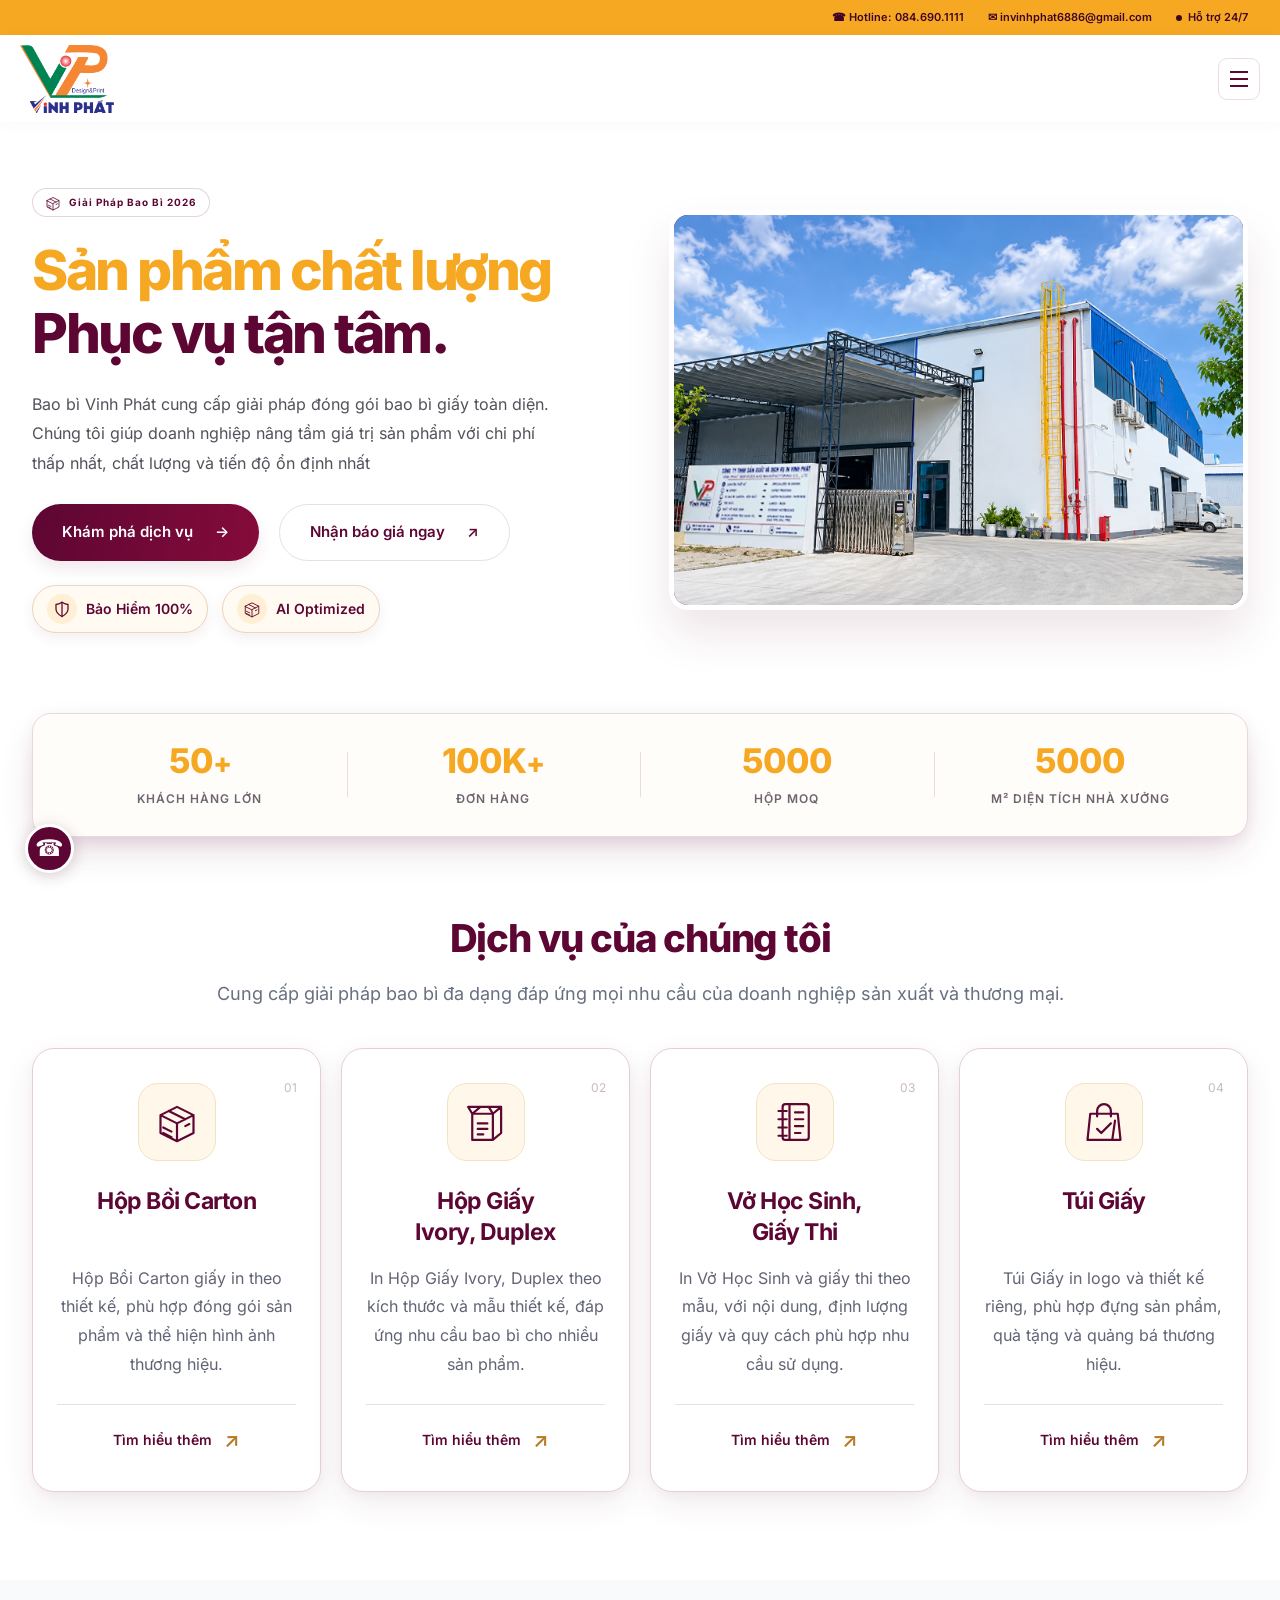
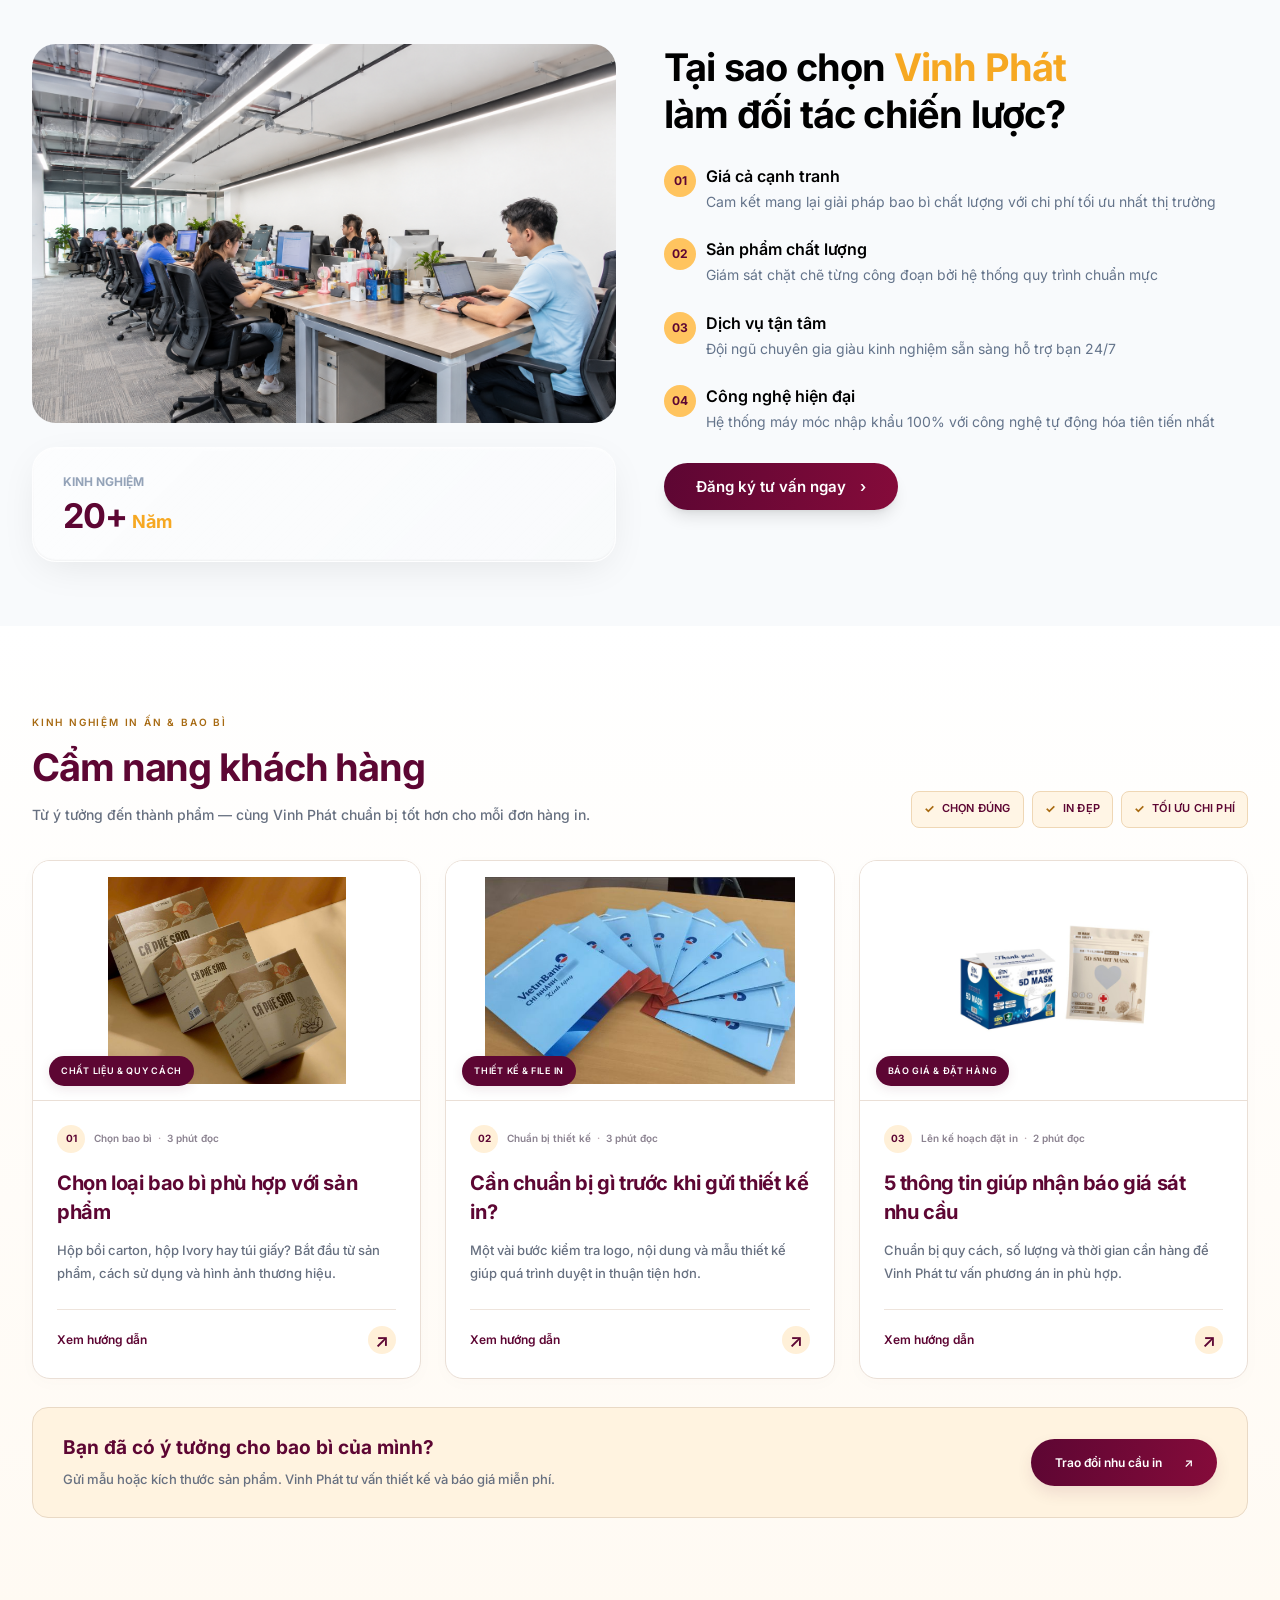
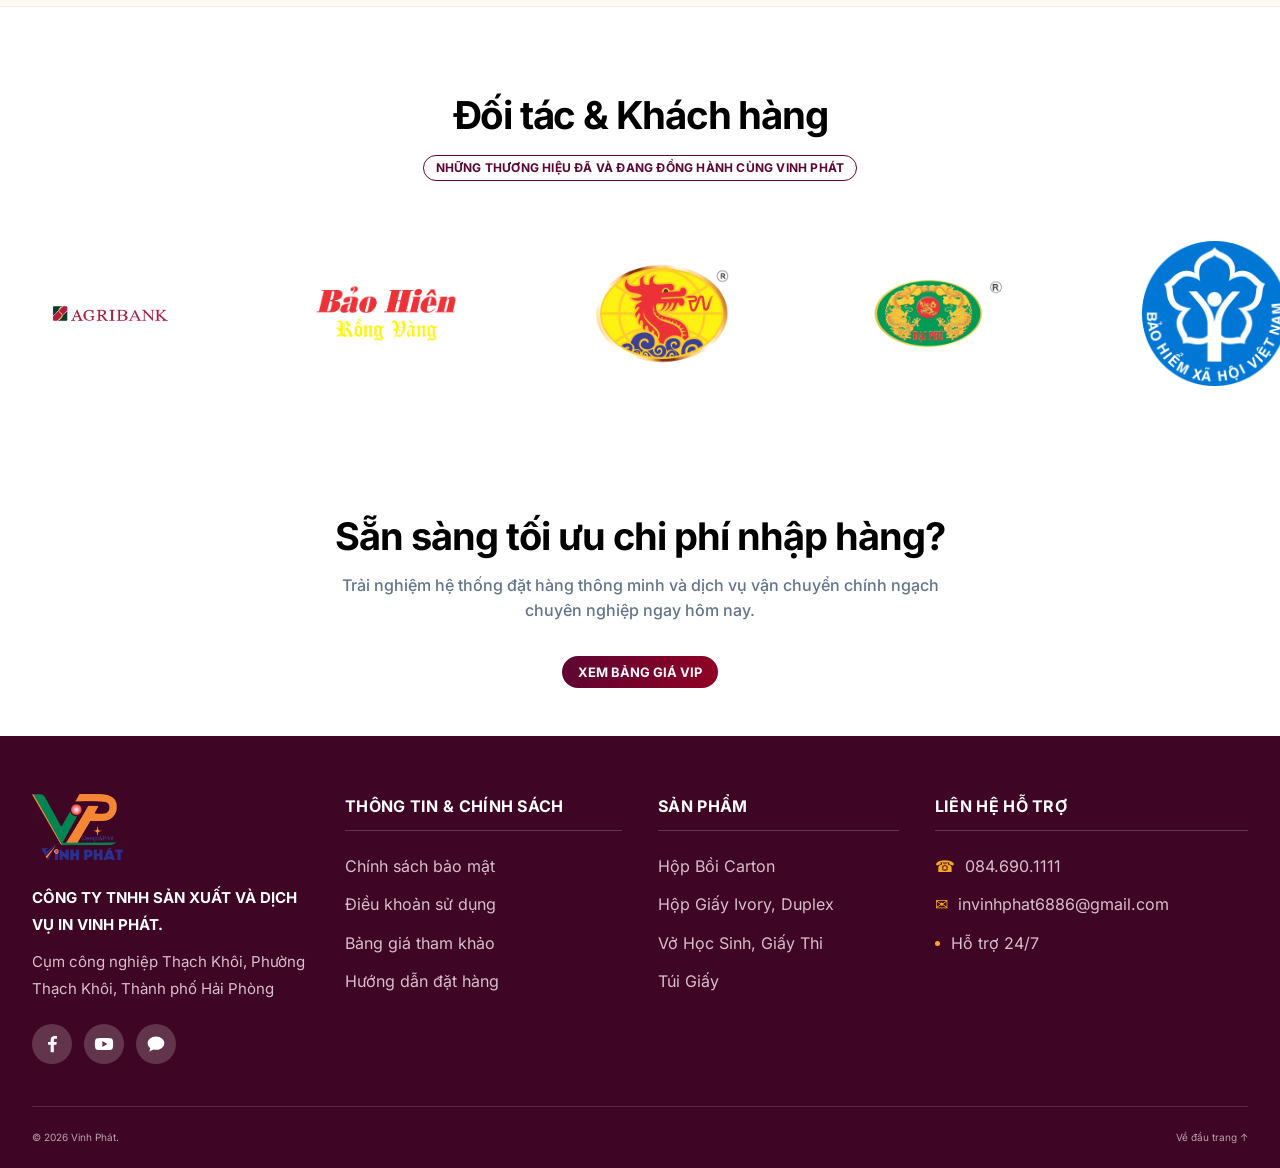
<file: index.html>
<!DOCTYPE html>
<html lang="vi">
<head>
  <meta charset="UTF-8">
  <meta name="viewport" content="width=device-width, initial-scale=1.0">
  <meta name="description" content="Vinh Phát — dịch vụ vận chuyển quốc tế, gom container, mua hộ hàng Trung Quốc và ủy thác xuất nhập khẩu.">
  <meta name="theme-color" content="#5d0633">
  <title>Trang chủ</title>
  <link rel="icon" href="assets/LOGO VINH PHÁT.png" type="image/png">
  <link rel="preload" href="assets/fonts/inter-400.ttf" as="font" type="font/ttf" crossorigin>
  <link rel="stylesheet" href="styles.css">
  <link rel="stylesheet" href="quote.css">
  <link rel="stylesheet" href="footer.css">
  <!-- Sửa nội dung tại data.js; content.js đưa dữ liệu vào giao diện. -->
  <script src="data.js" defer></script>
  <script src="footer-socials.js" defer></script>
  <script src="content.js" defer></script>
  <script src="script.js" defer></script>
  <script src="quote-data.js" defer></script>
  <script src="quote.js" defer></script>
</head>
<body>
  <a class="skip-link" href="#noi-dung">Bỏ qua menu, đến nội dung</a>
  <div class="topbar">
    <div class="container topbar-inner">

      <div class="topbar-contact">
        <a href="tel:0846901111">☎ <span>Hotline: 084.690.1111</span></a>
        <a href="mailto:invinhphat6886@gmail.com">✉ <span>invinhphat6886@gmail.com</span></a>
        <span class="support"><span class="status-dot"></span> Hỗ trợ 24/7</span>
      </div>
    </div>
  </div>
  <header class="header" id="dau-trang">
    <div class="container header-inner">
      <a class="brand" href="#dau-trang" aria-label="Vinh Phát - Trang chủ">
        <img src="assets/LOGO VINH PHÁT.png" width="205" height="57" alt="Vinh Phát Design & Print">
      </a>
      <button class="menu-toggle" type="button" aria-label="Mở menu" aria-controls="main-nav" aria-expanded="false"><span></span><span></span><span></span></button>
      <nav id="main-nav" class="nav" aria-label="Điều hướng chính"><a href="#trang-chu" class="active" aria-current="page">Trang chủ</a><a href="gioi-thieu.html">Giới thiệu</a><a href="dich-vu.html">Sản phẩm</a><a href="bang-gia.html">Bảng giá</a><a href="lien-he-va-bao-gia.html">Liên hệ và Báo giá</a><a href="chinh-sach-quy-dinh.html">Chính sách &amp; Quy định</a><a role="link" aria-disabled="true">Tin tức</a></nav>
    </div>
  </header>

  <main id="noi-dung">
    <section class="hero" id="trang-chu" aria-labelledby="hero-title">
      <div class="container">
        <div class="hero-grid">
          <div class="hero-copy">
            <p class="eyebrow"><img src="assets/icons/carton.svg" width="16" height="16" alt=""> GIẢI PHÁP VẬN CHUYỂN TOÀN DIỆN</p>
            <h1 id="hero-title"><span>Sản phẩm chất lượng</span><br>Phục vụ tận tâm.</h1>
            <p class="hero-description">Đồng hành cùng doanh nghiệp trên mọi hành trình xuất nhập khẩu. Vinh Phát kết nối vận chuyển quốc tế, hải quan và kho bãi trong một giải pháp trọn gói.</p>
            <div class="hero-actions">
              <a class="button button-wine" href="dich-vu.html">Khám phá dịch vụ <span aria-hidden="true">→</span></a>
              <a class="button button-white" href="#bao-gia" data-quote-open aria-haspopup="dialog" aria-controls="quote-modal">Nhận báo giá ngay <span aria-hidden="true">↗</span></a>
            </div>
            <div class="trust-tags"><span><span aria-hidden="true"><img src="assets/icons/shield.svg" width="18" height="18" alt=""></span> Bảo Hiểm 100%</span><span><span aria-hidden="true"><img src="assets/icons/carton.svg" width="18" height="18" alt=""></span> AI Optimized</span></div>
          </div>
          <div class="hero-visual">
            <div class="slider" role="region" aria-roledescription="băng chuyền" aria-label="Hình ảnh nhà xưởng Vinh Phát" tabindex="0">
              <div class="slides">
                <img class="slide is-active" src="assets/Anh Xuong/Ảnh nhà máy .jpg" width="1920" height="1080" alt="Nhà máy bao bì Vinh Phát" fetchpriority="high">
                <img class="slide" src="assets/Anh Xuong/Ảnh bên trong.png" width="1920" height="1080" alt="Không gian bên trong nhà xưởng Vinh Phát" aria-hidden="true">
                <img class="slide" src="assets/Anh Xuong/Anh Nhan Vien Tu Van.png" width="1920" height="1080" alt="Nhân viên tư vấn Vinh Phát" aria-hidden="true">
              </div>
            </div>
          </div>
        </div>
        <!-- Số liệu doanh nghiệp; sửa trong data.js → hero.stats. -->
        <div class="stats" aria-label="Vinh Phát qua những con số">
          <div><strong>55<span>+</span></strong><span>KHÁCH HÀNG LỚN</span></div>
          <div><strong>100K<span>+</span></strong><span>ĐƠN HÀNG</span></div>
          <div><strong>5000</strong><span>HỘP MOQ</span></div>
          <div><strong>5000</strong><span>M² DIỆN TÍCH NHÀ XƯỞNG</span></div>
        </div>
      </div>
    </section>

    <section class="section services" id="dich-vu" aria-labelledby="services-title">
      <div class="container">
        <div class="section-heading centered">
          <p class="section-kicker" hidden></p>
          <h2 id="services-title">Dịch vụ của chúng tôi</h2>
          <p>Các sản phẩm bao bì giấy và ấn phẩm phục vụ nhu cầu kinh doanh, học tập của bạn.</p>
        </div>
        <div class="service-grid">
          <article class="service-card"><span class="card-number" aria-hidden="true">01</span><div class="service-icon"><img src="assets/icons/carton.svg" width="28" height="28" alt=""></div><h3>Hộp Bồi Carton</h3><p>Hộp Bồi Carton giấy in theo thiết kế, phù hợp đóng gói sản phẩm và thể hiện hình ảnh thương hiệu.</p><a class="text-link" href="dich-vu.html#hop-carton-boi">Tìm hiểu thêm <span aria-hidden="true">&#8599;</span></a></article>
          <article class="service-card"><span class="card-number" aria-hidden="true">02</span><div class="service-icon"><img src="assets/icons/paper-box.svg" width="28" height="28" alt=""></div><h3>Hộp giấy<br>ivory, duplex</h3><p>In Hộp Giấy Ivory, Duplex theo kích thước và mẫu thiết kế, đáp ứng nhu cầu bao bì cho nhiều sản phẩm.</p><a class="text-link" href="dich-vu.html#hop-giay-ivory-duplex">Tìm hiểu thêm <span aria-hidden="true">&#8599;</span></a></article>
          <article class="service-card"><span class="card-number" aria-hidden="true">03</span><div class="service-icon"><img src="assets/icons/notebook.svg" width="28" height="28" alt=""></div><h3>Vở Học Sinh,<br>giấy thi</h3><p>In Vở Học Sinh và giấy thi theo mẫu, với nội dung, định lượng giấy và quy cách phù hợp nhu cầu sử dụng.</p><a class="text-link" href="dich-vu.html#vo-hoc-sinh-giay-thi">Tìm hiểu thêm <span aria-hidden="true">&#8599;</span></a></article>
          <article class="service-card"><span class="card-number" aria-hidden="true">04</span><div class="service-icon"><img src="assets/icons/paper-bag.svg" width="28" height="28" alt=""></div><h3>Túi Giấy</h3><p>Túi Giấy in logo và thiết kế riêng, phù hợp đựng sản phẩm, quà tặng và quảng bá thương hiệu.</p><a class="text-link" href="dich-vu.html#tui-giay">Tìm hiểu thêm <span aria-hidden="true">&#8599;</span></a></article>
        </div>
      </div>
    </section>

    <section class="section about" id="gioi-thieu" aria-labelledby="about-title">
      <div class="container about-grid">
        <div class="about-visual">
          <img src="assets/Anh Xuong/Anh Nhan Vien Tu Van.png" width="900" height="585" loading="lazy" alt="Đội ngũ tư vấn Vinh Phát">
          <div class="experience"><p class="experience-label">KINH NGHIỆM</p><p class="experience-value"><strong>20+</strong> <span>Năm</span></p></div>
        </div>
        <div class="about-copy">
          <p class="section-kicker" hidden></p>
          <h2 id="about-title">Tại sao chọn <span>Vinh Phát</span><br>làm đối tác chiến lược?</h2>
          <p class="about-intro" hidden></p>
          <ol class="reason-list">
            <li><span class="reason-number">01</span><div><h3>Giá cả cạnh tranh</h3><p>Cam kết mang lại giải pháp bao bì chất lượng với chi phí tối ưu nhất thị trường</p></div></li>
            <li><span class="reason-number">02</span><div><h3>Sản phẩm chất lượng</h3><p>Giám sát chặt chẽ từng công đoạn bởi hệ thống quy trình chuẩn mực</p></div></li>
            <li><span class="reason-number">03</span><div><h3>Dịch vụ tận tâm</h3><p>Đội ngũ chuyên gia giàu kinh nghiệm sẵn sàng hỗ trợ bạn 24/7</p></div></li>
            <li><span class="reason-number">04</span><div><h3>Công nghệ hiện đại</h3><p>Hệ thống máy móc nhập khẩu 100% với công nghệ tự động hóa tiên tiến nhất</p></div></li>
          </ol>
          <a class="button button-wine" href="lien-he-va-bao-gia.html">Đăng ký tư vấn ngay <span aria-hidden="true">›</span></a>
        </div>
      </div>
    </section>


    <section class="section news" id="tin-tuc" aria-labelledby="news-title"><div class="container"><div class="section-heading news-heading"><div><p class="section-kicker">KINH NGHIỆM IN ẤN &amp; BAO BÌ</p><h2 id="news-title">Cẩm nang khách hàng</h2><p>Từ ý tưởng đến thành phẩm — cùng Vinh Phát chuẩn bị tốt hơn cho mỗi đơn hàng in.</p></div><span class="news-heading-note"><span class="news-note-item">Chọn đúng</span><span class="news-note-item">In đẹp</span><span class="news-note-item">Tối ưu chi phí</span></span></div><div class="news-grid"><article class="news-card"><div class="news-image"><img src="assets/Anh san pham/Hộp Giấy Ivory.jpg" width="640" height="400" alt="Mẫu hộp giấy Ivory của Vinh Phát" loading="lazy"><span>CHẤT LIỆU &amp; QUY CÁCH</span></div><div class="news-body"><p class="news-meta"><span class="news-step">01</span>Chọn bao bì <span>·</span> 3 phút đọc</p><h3>Chọn loại bao bì phù hợp với sản phẩm</h3><p>Hộp bồi carton, hộp Ivory hay túi giấy? Bắt đầu từ sản phẩm, cách sử dụng và hình ảnh thương hiệu.</p><button class="text-link" type="button" data-article="chon-bao-bi">Xem hướng dẫn<span aria-hidden="true">↗</span></button></div></article>
<article class="news-card"><div class="news-image"><img src="assets/Anh san pham/Túi Giấy.jpg" width="640" height="400" alt="Túi giấy in thiết kế thương hiệu" loading="lazy"><span>THIẾT KẾ &amp; FILE IN</span></div><div class="news-body"><p class="news-meta"><span class="news-step">02</span>Chuẩn bị thiết kế <span>·</span> 3 phút đọc</p><h3>Cần chuẩn bị gì trước khi gửi thiết kế in?</h3><p>Một vài bước kiểm tra logo, nội dung và mẫu thiết kế giúp quá trình duyệt in thuận tiện hơn.</p><button class="text-link" type="button" data-article="chuan-bi-file-in">Xem hướng dẫn<span aria-hidden="true">↗</span></button></div></article>
<article class="news-card"><div class="news-image"><img src="assets/Anh san pham/Hộp bồi sóng E.jpg" width="640" height="400" alt="Mẫu hộp bồi sóng E theo yêu cầu" loading="lazy"><span>BÁO GIÁ &amp; ĐẶT HÀNG</span></div><div class="news-body"><p class="news-meta"><span class="news-step">03</span>Lên kế hoạch đặt in <span>·</span> 2 phút đọc</p><h3>5 thông tin giúp nhận báo giá sát nhu cầu</h3><p>Chuẩn bị quy cách, số lượng và thời gian cần hàng để Vinh Phát tư vấn phương án in phù hợp.</p><button class="text-link" type="button" data-article="yeu-cau-bao-gia-in">Xem hướng dẫn<span aria-hidden="true">↗</span></button></div></article></div><div class="news-support"><div><h3>Bạn đã có ý tưởng cho bao bì của mình?</h3><p>Gửi mẫu hoặc kích thước sản phẩm. Vinh Phát tư vấn thiết kế và báo giá miễn phí.</p></div><a class="button button-wine" href="lien-he-va-bao-gia.html">Trao đổi nhu cầu in <span aria-hidden="true">↗</span></a></div></div></section>

    <section class="section partners" aria-labelledby="partners-title">
      <div class="container"><div class="section-heading centered"><p class="section-kicker" hidden></p><h2 id="partners-title">Đối tác &amp; Khách hàng</h2><p>NHỮNG THƯƠNG HIỆU ĐÃ VÀ ĐANG ĐỒNG HÀNH CÙNG VINH PHÁT</p></div><div class="partner-logos"><div class="partner-track"><div class="partner-group" role="list" aria-label="Partners"><div class="partner-logo" role="listitem"><img src="assets/logo/Agribank.png" width="220" height="145" alt="Agribank"></div><div class="partner-logo" role="listitem"><img src="assets/logo/Bánh Khảo Bảo Hiên.png" width="220" height="145" alt="Bánh Khảo Bảo Hiên"></div><div class="partner-logo" role="listitem"><img src="assets/logo/Bánh Đậu Xanh Thành Nam.png" width="220" height="145" alt="Bánh Đậu Xanh Thành Nam"></div><div class="partner-logo" role="listitem"><img src="assets/logo/Bánh Đậu Xanh Đại Phú.png" width="220" height="145" alt="Bánh Đậu Xanh Đại Phú"></div><div class="partner-logo" role="listitem"><img src="assets/logo/Bảo Hiểm Xã Hội Thành Phố Hải Phòng.png" width="220" height="145" alt="Bảo Hiểm Xã Hội Thành Phố Hải Phòng"></div><div class="partner-logo" role="listitem"><img src="assets/logo/Bệnh Viện Nhi Hải Dương.jpg" width="220" height="145" alt="Bệnh Viện Nhi Hải Dương"></div><div class="partner-logo" role="listitem"><img src="assets/logo/Bệnh Viện Phổi Hải Dương.jpg" width="220" height="145" alt="Bệnh Viện Phổi Hải Dương"></div><div class="partner-logo" role="listitem"><img src="assets/logo/Bệnh Viện VPMed.png" width="220" height="145" alt="Bệnh Viện VPMed"></div><div class="partner-logo" role="listitem"><img src="assets/logo/Cám Haid.jpg" width="220" height="145" alt="Cám Haid"></div><div class="partner-logo" role="listitem"><img src="assets/logo/Gốm Chu Đậu.png" width="220" height="145" alt="Gốm Chu Đậu"></div><div class="partner-logo" role="listitem"><img src="assets/logo/Ha Hae Vietnam.jpg" width="220" height="145" alt="Ha Hae Vietnam"></div><div class="partner-logo" role="listitem"><img src="assets/logo/Khẩu Trang Ami.png" width="220" height="145" alt="Khẩu Trang Ami"></div><div class="partner-logo" role="listitem"><img src="assets/logo/Khẩu Trang Cường Thịnh.png" width="220" height="145" alt="Khẩu Trang Cường Thịnh"></div><div class="partner-logo" role="listitem"><img src="assets/logo/Khẩu Trang Duy Ngọc.png" width="220" height="145" alt="Khẩu Trang Duy Ngọc"></div><div class="partner-logo" role="listitem"><img src="assets/logo/Khẩu Trang Gumi.png" width="220" height="145" alt="Khẩu Trang Gumi"></div><div class="partner-logo" role="listitem"><img src="assets/logo/Khẩu Trang Juli.png" width="220" height="145" alt="Khẩu Trang Juli"></div><div class="partner-logo" role="listitem"><img src="assets/logo/Khẩu Trang TopGia.png" width="220" height="145" alt="Khẩu Trang TopGia"></div><div class="partner-logo" role="listitem"><img src="assets/logo/Sở Giáo Dục Thành Phố Hải Phòng.jpeg" width="220" height="145" alt="Sở Giáo Dục Thành Phố Hải Phòng"></div><div class="partner-logo" role="listitem"><img src="assets/logo/Sở Giáo Dục Tỉnh Sơn La.png" width="220" height="145" alt="Sở Giáo Dục Tỉnh Sơn La"></div><div class="partner-logo" role="listitem"><img src="assets/logo/Sở Lao Động Thương Binh Và Xã Hội Tỉnh Hải Dương.png" width="220" height="145" alt="Sở Lao Động Thương Binh Và Xã Hội Tỉnh Hải Dương"></div><div class="partner-logo" role="listitem"><img src="assets/logo/Trường Quân Sự Quân Khu 3.jpg" width="220" height="145" alt="Trường Quân Sự Quân Khu 3"></div><div class="partner-logo" role="listitem"><img src="assets/logo/Tòa án Nhân dân Tối Cao Tỉnh Hải Dương.jpg" width="220" height="145" alt="Tòa án Nhân dân Tối Cao Tỉnh Hải Dương"></div><div class="partner-logo" role="listitem"><img src="assets/logo/Vietinbank.png" width="220" height="145" alt="Vietinbank"></div></div><div class="partner-group" aria-hidden="true"><div class="partner-logo" ><img src="assets/logo/Agribank.png" width="220" height="145" alt=""></div><div class="partner-logo" ><img src="assets/logo/Bánh Khảo Bảo Hiên.png" width="220" height="145" alt=""></div><div class="partner-logo" ><img src="assets/logo/Bánh Đậu Xanh Thành Nam.png" width="220" height="145" alt=""></div><div class="partner-logo" ><img src="assets/logo/Bánh Đậu Xanh Đại Phú.png" width="220" height="145" alt=""></div><div class="partner-logo" ><img src="assets/logo/Bảo Hiểm Xã Hội Thành Phố Hải Phòng.png" width="220" height="145" alt=""></div><div class="partner-logo" ><img src="assets/logo/Bệnh Viện Nhi Hải Dương.jpg" width="220" height="145" alt=""></div><div class="partner-logo" ><img src="assets/logo/Bệnh Viện Phổi Hải Dương.jpg" width="220" height="145" alt=""></div><div class="partner-logo" ><img src="assets/logo/Bệnh Viện VPMed.png" width="220" height="145" alt=""></div><div class="partner-logo" ><img src="assets/logo/Cám Haid.jpg" width="220" height="145" alt=""></div><div class="partner-logo" ><img src="assets/logo/Gốm Chu Đậu.png" width="220" height="145" alt=""></div><div class="partner-logo" ><img src="assets/logo/Ha Hae Vietnam.jpg" width="220" height="145" alt=""></div><div class="partner-logo" ><img src="assets/logo/Khẩu Trang Ami.png" width="220" height="145" alt=""></div><div class="partner-logo" ><img src="assets/logo/Khẩu Trang Cường Thịnh.png" width="220" height="145" alt=""></div><div class="partner-logo" ><img src="assets/logo/Khẩu Trang Duy Ngọc.png" width="220" height="145" alt=""></div><div class="partner-logo" ><img src="assets/logo/Khẩu Trang Gumi.png" width="220" height="145" alt=""></div><div class="partner-logo" ><img src="assets/logo/Khẩu Trang Juli.png" width="220" height="145" alt=""></div><div class="partner-logo" ><img src="assets/logo/Khẩu Trang TopGia.png" width="220" height="145" alt=""></div><div class="partner-logo" ><img src="assets/logo/Sở Giáo Dục Thành Phố Hải Phòng.jpeg" width="220" height="145" alt=""></div><div class="partner-logo" ><img src="assets/logo/Sở Giáo Dục Tỉnh Sơn La.png" width="220" height="145" alt=""></div><div class="partner-logo" ><img src="assets/logo/Sở Lao Động Thương Binh Và Xã Hội Tỉnh Hải Dương.png" width="220" height="145" alt=""></div><div class="partner-logo" ><img src="assets/logo/Trường Quân Sự Quân Khu 3.jpg" width="220" height="145" alt=""></div><div class="partner-logo" ><img src="assets/logo/Tòa án Nhân dân Tối Cao Tỉnh Hải Dương.jpg" width="220" height="145" alt=""></div><div class="partner-logo" ><img src="assets/logo/Vietinbank.png" width="220" height="145" alt=""></div></div></div>
      </div>
      </div>
    </section>

    <section class="contact-section" id="lien-he" aria-labelledby="contact-title">
      <div class="container contact-banner"><div><h2 id="contact-title">Sẵn sàng tối ưu chi phí nhập hàng?</h2><p>Trải nghiệm hệ thống đặt hàng thông minh và dịch vụ vận chuyển chính ngạch chuyên nghiệp ngay hôm nay.</p></div><div class="contact-actions"><a class="button button-wine" href="bang-gia.html">XEM BẢNG GIÁ VIP</a></div></div>
    </section>
  </main>

  <footer class="footer">
    <div class="container">
      <div class="footer-grid">
        <div class="footer-about"><a href="#dau-trang"><img src="assets/LOGO VINH PHÁT.png" width="230" height="90" loading="lazy" alt="Vinh Phát Design &amp; Print"></a><p class="footer-company-name">CÔNG TY TNHH SẢN XUẤT VÀ DỊCH VỤ IN VINH PHÁT.</p><p class="footer-address">Cụm công nghiệp Thạch Khôi, Phường Thạch Khôi, Thành phố Hải Phòng</p><div class="footer-socials" aria-label="Mạng xã hội"><button class="footer-social-button" type="button" aria-label="Facebook" title="Facebook"><svg viewBox="0 0 24 24" aria-hidden="true" fill="currentColor"><path d="M14.2 22v-9h3l.5-3.5h-3.5V7.3c0-1 .3-1.7 1.8-1.7h1.9V2.5a25 25 0 0 0-2.8-.2c-2.8 0-4.7 1.7-4.7 4.8v2.4H7.3V13h3.1v9z"/></svg></button><button class="footer-social-button" type="button" aria-label="YouTube" title="YouTube"><svg viewBox="0 0 24 24" aria-hidden="true" fill="currentColor"><path fill-rule="evenodd" d="M22.5 7.3a3 3 0 0 0-2.1-2.1C18.5 4.7 12 4.7 12 4.7s-6.5 0-8.4.5a3 3 0 0 0-2.1 2.1A30 30 0 0 0 1 12a30 30 0 0 0 .5 4.7 3 3 0 0 0 2.1 2.1c1.9.5 8.4.5 8.4.5s6.5 0 8.4-.5a3 3 0 0 0 2.1-2.1A30 30 0 0 0 23 12a30 30 0 0 0-.5-4.7ZM10 15.5v-7l6 3.5z"/></svg></button><button class="footer-social-button" type="button" aria-label="Chat" title="Chat"><svg viewBox="0 0 24 24" aria-hidden="true" fill="currentColor"><path d="M12 3C6.5 3 2 6.6 2 11c0 2.3 1.2 4.4 3.2 5.9L4 21l5-2.3c1 .2 2 .3 3 .3 5.5 0 10-3.6 10-8S17.5 3 12 3z"/></svg></button></div></div>
        <div><h2>THÔNG TIN &amp; CHÍNH SÁCH</h2><a href="chinh-sach-quy-dinh.html#bao-mat">Chính sách bảo mật</a><a href="chinh-sach-quy-dinh.html#dieu-khoan-su-dung">Điều khoản sử dụng</a><a href="bang-gia.html">Bảng giá tham khảo</a><a href="dich-vu.html">Hướng dẫn đặt hàng</a></div>
        <div><h2>SẢN PHẨM</h2><a href="dich-vu.html#hop-carton-boi">Hộp Bồi Carton</a><a href="dich-vu.html#hop-giay-ivory-duplex">Hộp Giấy Ivory, Duplex</a><a href="dich-vu.html#vo-hoc-sinh-giay-thi">Vở Học Sinh, Giấy Thi</a><a href="dich-vu.html#tui-giay">Túi Giấy</a></div>
        <div class="footer-contact"><h2>LIÊN HỆ HỖ TRỢ</h2><a href="tel:0846901111"><span aria-hidden="true">&#x260E;</span> 084.690.1111</a><a href="mailto:invinhphat6886@gmail.com"><span aria-hidden="true">&#x2709;</span> invinhphat6886@gmail.com</a><p><span class="status-dot"></span> Hỗ trợ 24/7</p></div>
      </div>
      <div class="footer-bottom"><p>&copy; <span id="copyright-year">2026</span> Vinh Phát.</p><a href="#dau-trang">Về đầu trang &#8593;</a></div>
    </div>
  </footer>

  <a class="floating-contact" href="tel:0846901111" aria-label="Gọi tư vấn: 084.690.1111"><span aria-hidden="true">☎</span></a>
  <button class="back-top" type="button" aria-label="Về đầu trang" hidden>↑</button>
  <dialog class="article-dialog" aria-labelledby="article-title"><button class="dialog-close" type="button" aria-label="Đóng cẩm nang">×</button><p class="section-kicker">CẨM NANG KHÁCH HÀNG</p><h2 id="article-title"></h2><div id="article-content"></div><a class="button button-wine" href="mailto:invinhphat6886@gmail.com">Trao đổi với Vinh Phát <span aria-hidden="true">↗</span></a></dialog>
</body>
</html>
</file>
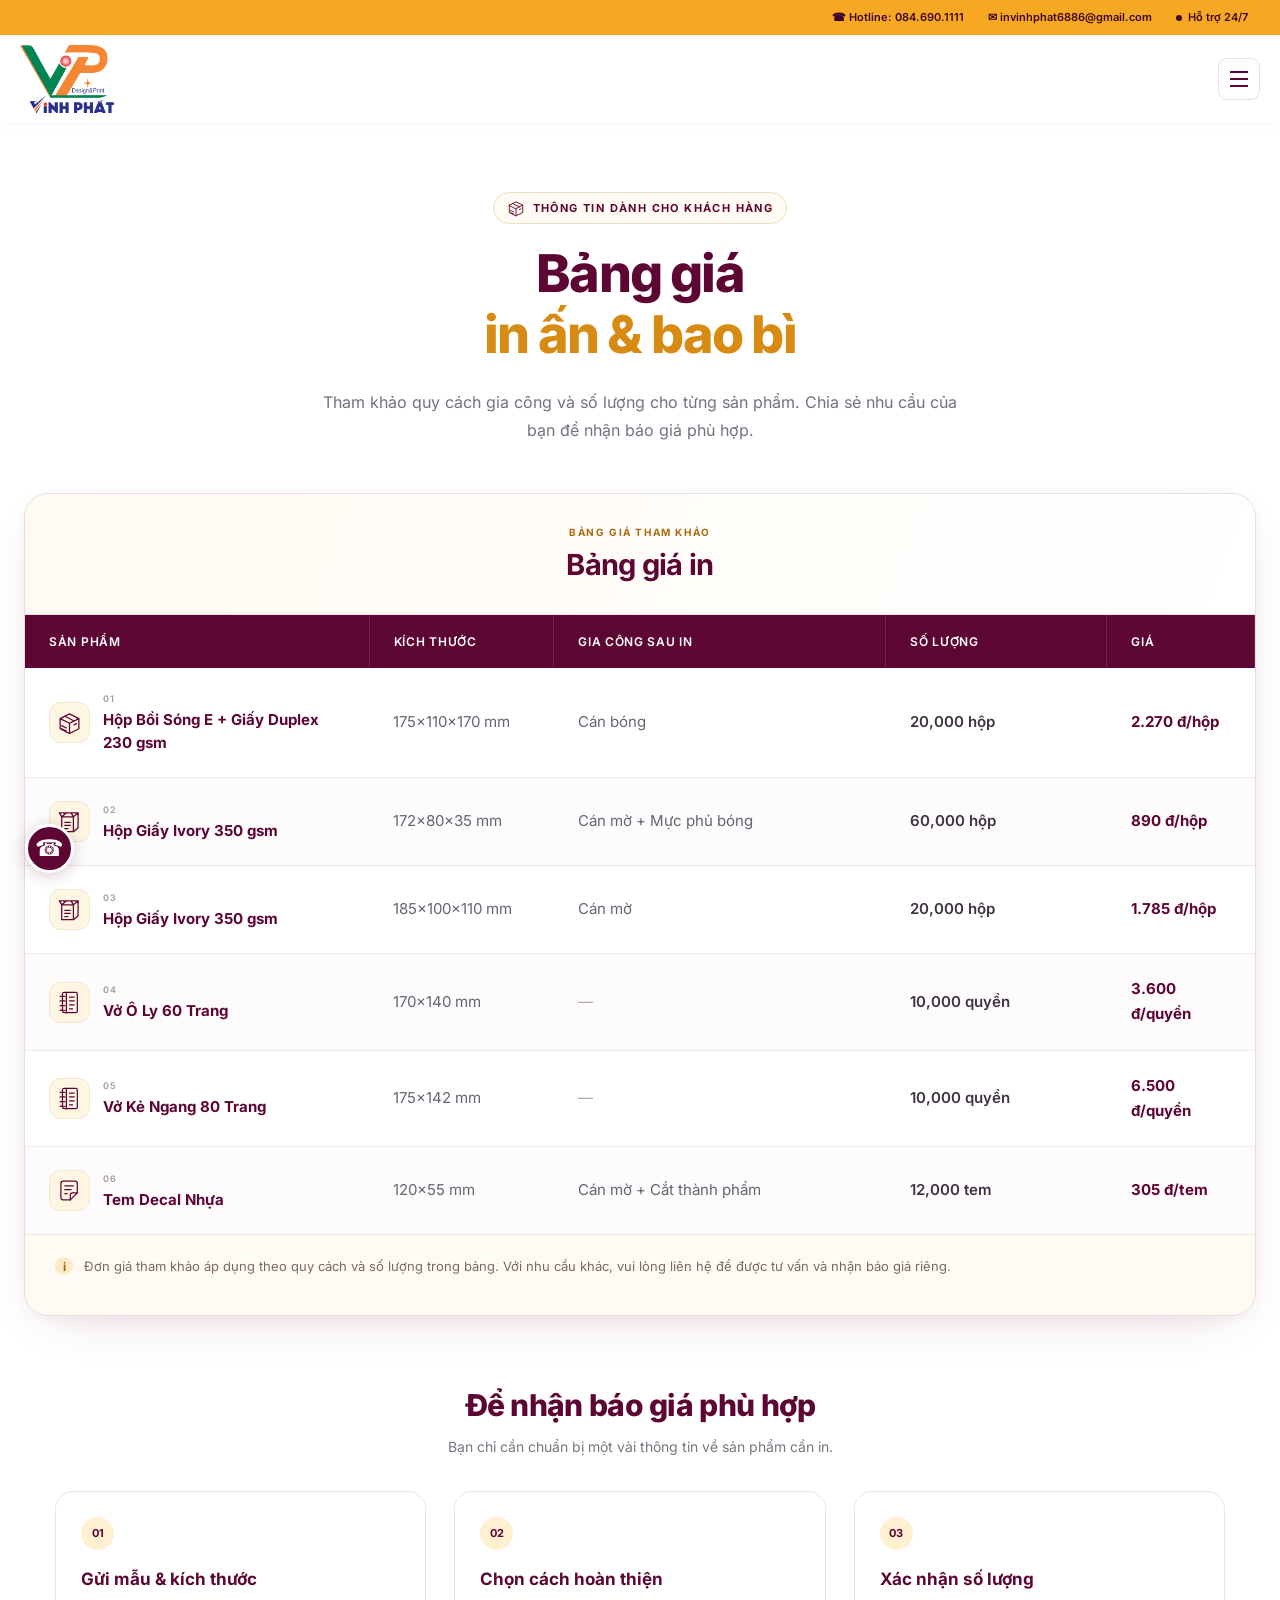
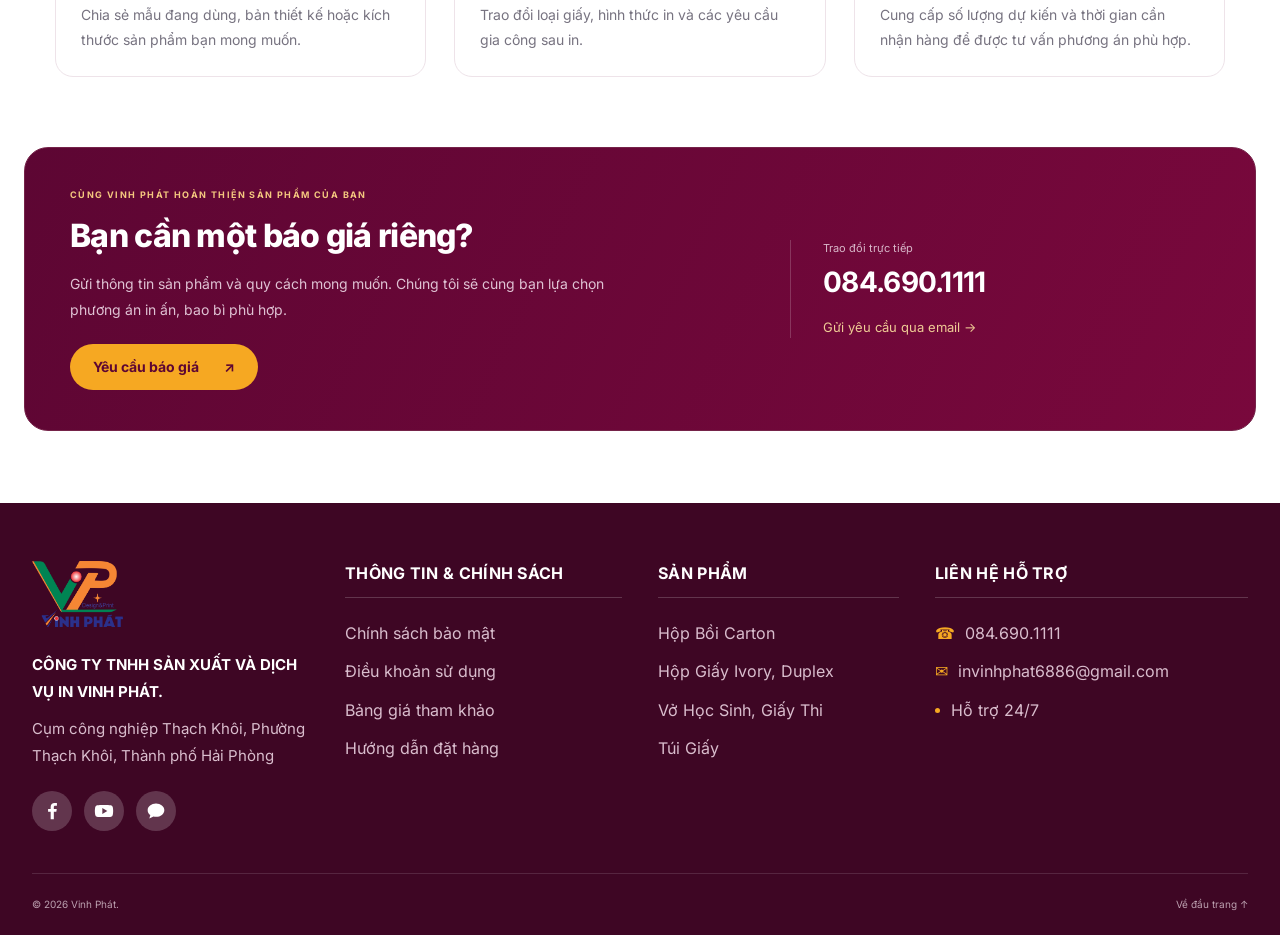
<file: bang-gia.html>
<!DOCTYPE html>
<html lang="vi">
<head>
  <meta charset="UTF-8">
  <meta name="viewport" content="width=device-width, initial-scale=1.0">
  <meta name="description" content="Bảng giá tham khảo Hộp Bồi Sóng E, Hộp Giấy Ivory, Vở Ô Ly, Vở Kẻ Ngang và Tem Decal Nhựa tại Vinh Phát.">
  <meta name="theme-color" content="#5d0633">
  <title>Bảng giá</title>
  <link rel="icon" href="assets/LOGO VINH PHÁT.png" type="image/png">
  <link rel="preload" href="assets/fonts/inter-400.ttf" as="font" type="font/ttf" crossorigin>
  <link rel="stylesheet" href="styles.css">
  <link rel="stylesheet" href="pricing.css">
  <link rel="stylesheet" href="quote.css">
  <link rel="stylesheet" href="footer.css">
  <!-- pricing-data.js: page content; data.js: shared brand, menu and contacts. -->
  <script src="data.js" defer></script>
  <script src="footer-socials.js" defer></script>
  <script src="pricing-data.js" defer></script>
  <script src="page-shell.js" defer></script>
  <script src="pricing.js" defer></script>
  <script src="quote-data.js" defer></script>
  <script src="quote.js" defer></script>
</head>
<body class="pricing-page" data-current-page="bang-gia.html">
  <a class="skip-link" href="#noi-dung">Bỏ qua menu, đến nội dung</a>
  <div class="topbar">
    <div class="container topbar-inner">

      <div class="topbar-contact">
        <a href="tel:0846901111">☎ <span>Hotline: 084.690.1111</span></a>
        <a href="mailto:invinhphat6886@gmail.com">✉ <span>invinhphat6886@gmail.com</span></a>
        <span class="support"><span class="status-dot"></span> Hỗ trợ 24/7</span>
      </div>
    </div>
  </div>
  <header class="header" id="dau-trang">
    <div class="container header-inner">
      <a class="brand" href="index.html" aria-label="Vinh Phát - Trang chủ">
        <img src="assets/LOGO VINH PHÁT.png" width="205" height="57" alt="Vinh Phát Design & Print">
      </a>
      <button class="menu-toggle" type="button" aria-label="Mở menu" aria-controls="main-nav" aria-expanded="false"><span></span><span></span><span></span></button>
      <nav id="main-nav" class="nav" aria-label="Điều hướng chính"><a href="index.html#trang-chu">Trang chủ</a><a href="gioi-thieu.html">Giới thiệu</a><a href="dich-vu.html">Sản phẩm</a><a href="bang-gia.html" class="active" aria-current="page">Bảng giá</a><a href="lien-he-va-bao-gia.html">Liên hệ và Báo giá</a><a href="chinh-sach-quy-dinh.html">Chính sách &amp; Quy định</a><a role="link" aria-disabled="true">Tin tức</a></nav>
    </div>
  </header>

  <main id="noi-dung">
    <section class="pricing-hero" aria-labelledby="pricing-title">
      <p class="pricing-eyebrow"><img src="assets/icons/carton.svg" width="18" height="18" alt=""><span>THÔNG TIN DÀNH CHO KHÁCH HÀNG</span></p>
      <h1 class="pricing-title" id="pricing-title">Bảng giá<span>in ấn &amp; bao bì</span></h1>
      <p class="pricing-subtitle"></p>
    </section>
    <section class="pricing-sheet" aria-labelledby="pricing-table-title">
      <div class="pricing-sheet-heading"><div><p class="pricing-sheet-kicker">BẢNG GIÁ THAM KHẢO</p><h2 id="pricing-table-title">Bảng giá in</h2></div></div>
      <table class="pricing-table"><caption>Bảng tham khảo sản phẩm in ấn</caption><thead></thead><tbody></tbody></table>
      <div class="pricing-sheet-note"><span aria-hidden="true">i</span><p></p></div>
    </section>
    <section class="pricing-guide" aria-labelledby="pricing-guide-title"><div class="pricing-guide-heading"><h2 id="pricing-guide-title">Để nhận báo giá phù hợp</h2><p></p></div><ol class="pricing-guide-grid"></ol></section>
    <section class="pricing-cta" aria-labelledby="pricing-cta-title">
      <div><p class="pricing-cta-kicker"></p><h2 id="pricing-cta-title">Bạn cần một báo giá riêng?</h2><p class="pricing-cta-description"></p><a href="#bao-gia" class="pricing-request" data-quote-open aria-haspopup="dialog" aria-controls="quote-modal">Yêu cầu báo giá ↗</a></div>
      <div class="pricing-cta-contact"><p class="pricing-phone-label">Trao đổi trực tiếp</p><a class="pricing-phone" href="tel:0846901111">084.690.1111</a><a class="pricing-email" href="mailto:invinhphat6886@gmail.com">Gửi yêu cầu qua email →</a></div>
    </section>
    <noscript><p class="container">Vui lòng bật JavaScript để xem bảng giá, hoặc liên hệ qua thông tin ở chân trang.</p></noscript>
  </main>


  <footer class="footer">
    <div class="container">
      <div class="footer-grid">
        <div class="footer-about"><a href="index.html"><img src="assets/LOGO VINH PHÁT.png" width="230" height="90" loading="lazy" alt="Vinh Phát Design &amp; Print"></a><p class="footer-company-name">CÔNG TY TNHH SẢN XUẤT VÀ DỊCH VỤ IN VINH PHÁT.</p><p class="footer-address">Cụm công nghiệp Thạch Khôi, Phường Thạch Khôi, Thành phố Hải Phòng</p><div class="footer-socials" aria-label="Mạng xã hội"><button class="footer-social-button" type="button" aria-label="Facebook" title="Facebook"><svg viewBox="0 0 24 24" aria-hidden="true" fill="currentColor"><path d="M14.2 22v-9h3l.5-3.5h-3.5V7.3c0-1 .3-1.7 1.8-1.7h1.9V2.5a25 25 0 0 0-2.8-.2c-2.8 0-4.7 1.7-4.7 4.8v2.4H7.3V13h3.1v9z"/></svg></button><button class="footer-social-button" type="button" aria-label="YouTube" title="YouTube"><svg viewBox="0 0 24 24" aria-hidden="true" fill="currentColor"><path fill-rule="evenodd" d="M22.5 7.3a3 3 0 0 0-2.1-2.1C18.5 4.7 12 4.7 12 4.7s-6.5 0-8.4.5a3 3 0 0 0-2.1 2.1A30 30 0 0 0 1 12a30 30 0 0 0 .5 4.7 3 3 0 0 0 2.1 2.1c1.9.5 8.4.5 8.4.5s6.5 0 8.4-.5a3 3 0 0 0 2.1-2.1A30 30 0 0 0 23 12a30 30 0 0 0-.5-4.7ZM10 15.5v-7l6 3.5z"/></svg></button><button class="footer-social-button" type="button" aria-label="Chat" title="Chat"><svg viewBox="0 0 24 24" aria-hidden="true" fill="currentColor"><path d="M12 3C6.5 3 2 6.6 2 11c0 2.3 1.2 4.4 3.2 5.9L4 21l5-2.3c1 .2 2 .3 3 .3 5.5 0 10-3.6 10-8S17.5 3 12 3z"/></svg></button></div></div>
        <div><h2>THÔNG TIN &amp; CHÍNH SÁCH</h2><a href="chinh-sach-quy-dinh.html#bao-mat">Chính sách bảo mật</a><a href="chinh-sach-quy-dinh.html#dieu-khoan-su-dung">Điều khoản sử dụng</a><a href="bang-gia.html">Bảng giá tham khảo</a><a href="dich-vu.html">Hướng dẫn đặt hàng</a></div>
        <div><h2>SẢN PHẨM</h2><a href="dich-vu.html#hop-carton-boi">Hộp Bồi Carton</a><a href="dich-vu.html#hop-giay-ivory-duplex">Hộp Giấy Ivory, Duplex</a><a href="dich-vu.html#vo-hoc-sinh-giay-thi">Vở Học Sinh, Giấy Thi</a><a href="dich-vu.html#tui-giay">Túi Giấy</a></div>
        <div class="footer-contact"><h2>LIÊN HỆ HỖ TRỢ</h2><a href="tel:0846901111"><span aria-hidden="true">&#x260E;</span> 084.690.1111</a><a href="mailto:invinhphat6886@gmail.com"><span aria-hidden="true">&#x2709;</span> invinhphat6886@gmail.com</a><p><span class="status-dot"></span> Hỗ trợ 24/7</p></div>
      </div>
      <div class="footer-bottom"><p>&copy; <span id="copyright-year">2026</span> Vinh Phát.</p><a href="#dau-trang">Về đầu trang &#8593;</a></div>
    </div>
  </footer>

  <a class="floating-contact" href="tel:0846901111" aria-label="Gọi tư vấn: 084.690.1111"><span aria-hidden="true">☎</span></a>
  <button class="back-top" type="button" aria-label="Về đầu trang" hidden>↑</button>
</body>
</html>
</file>
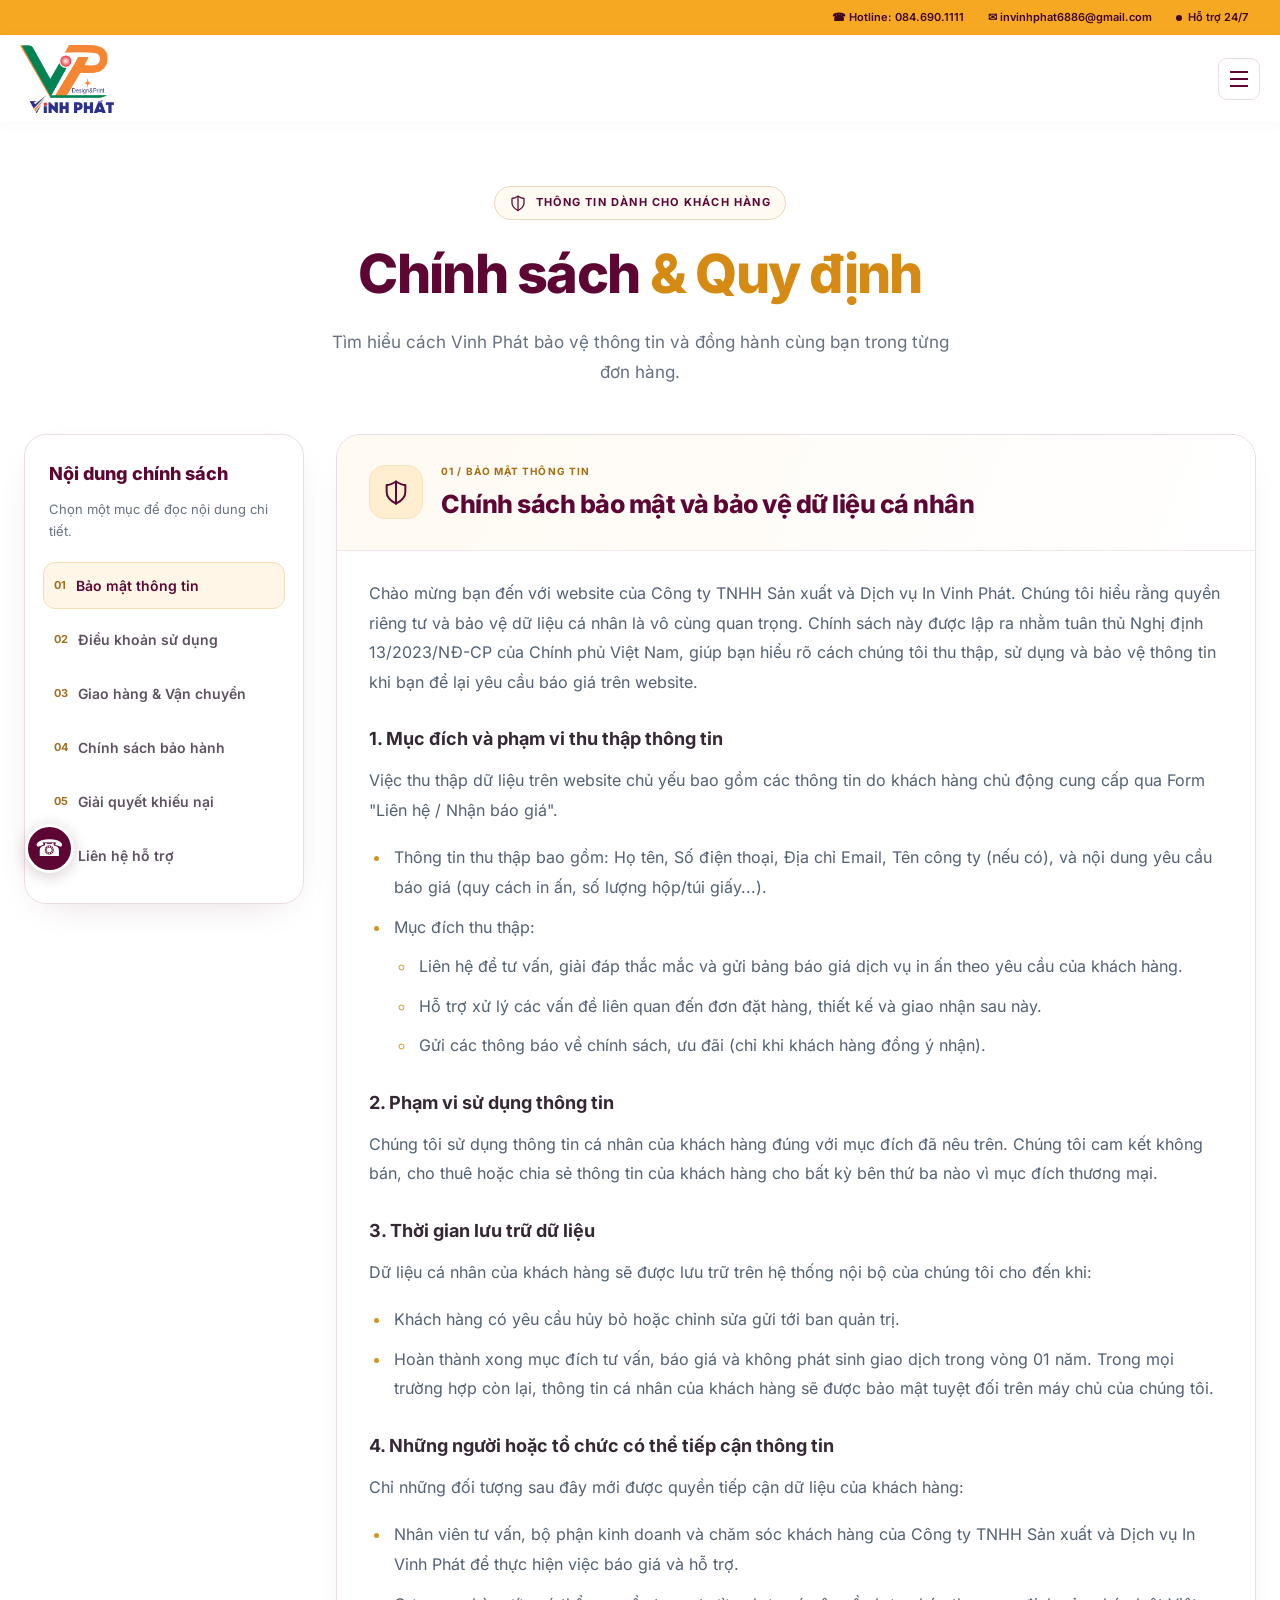
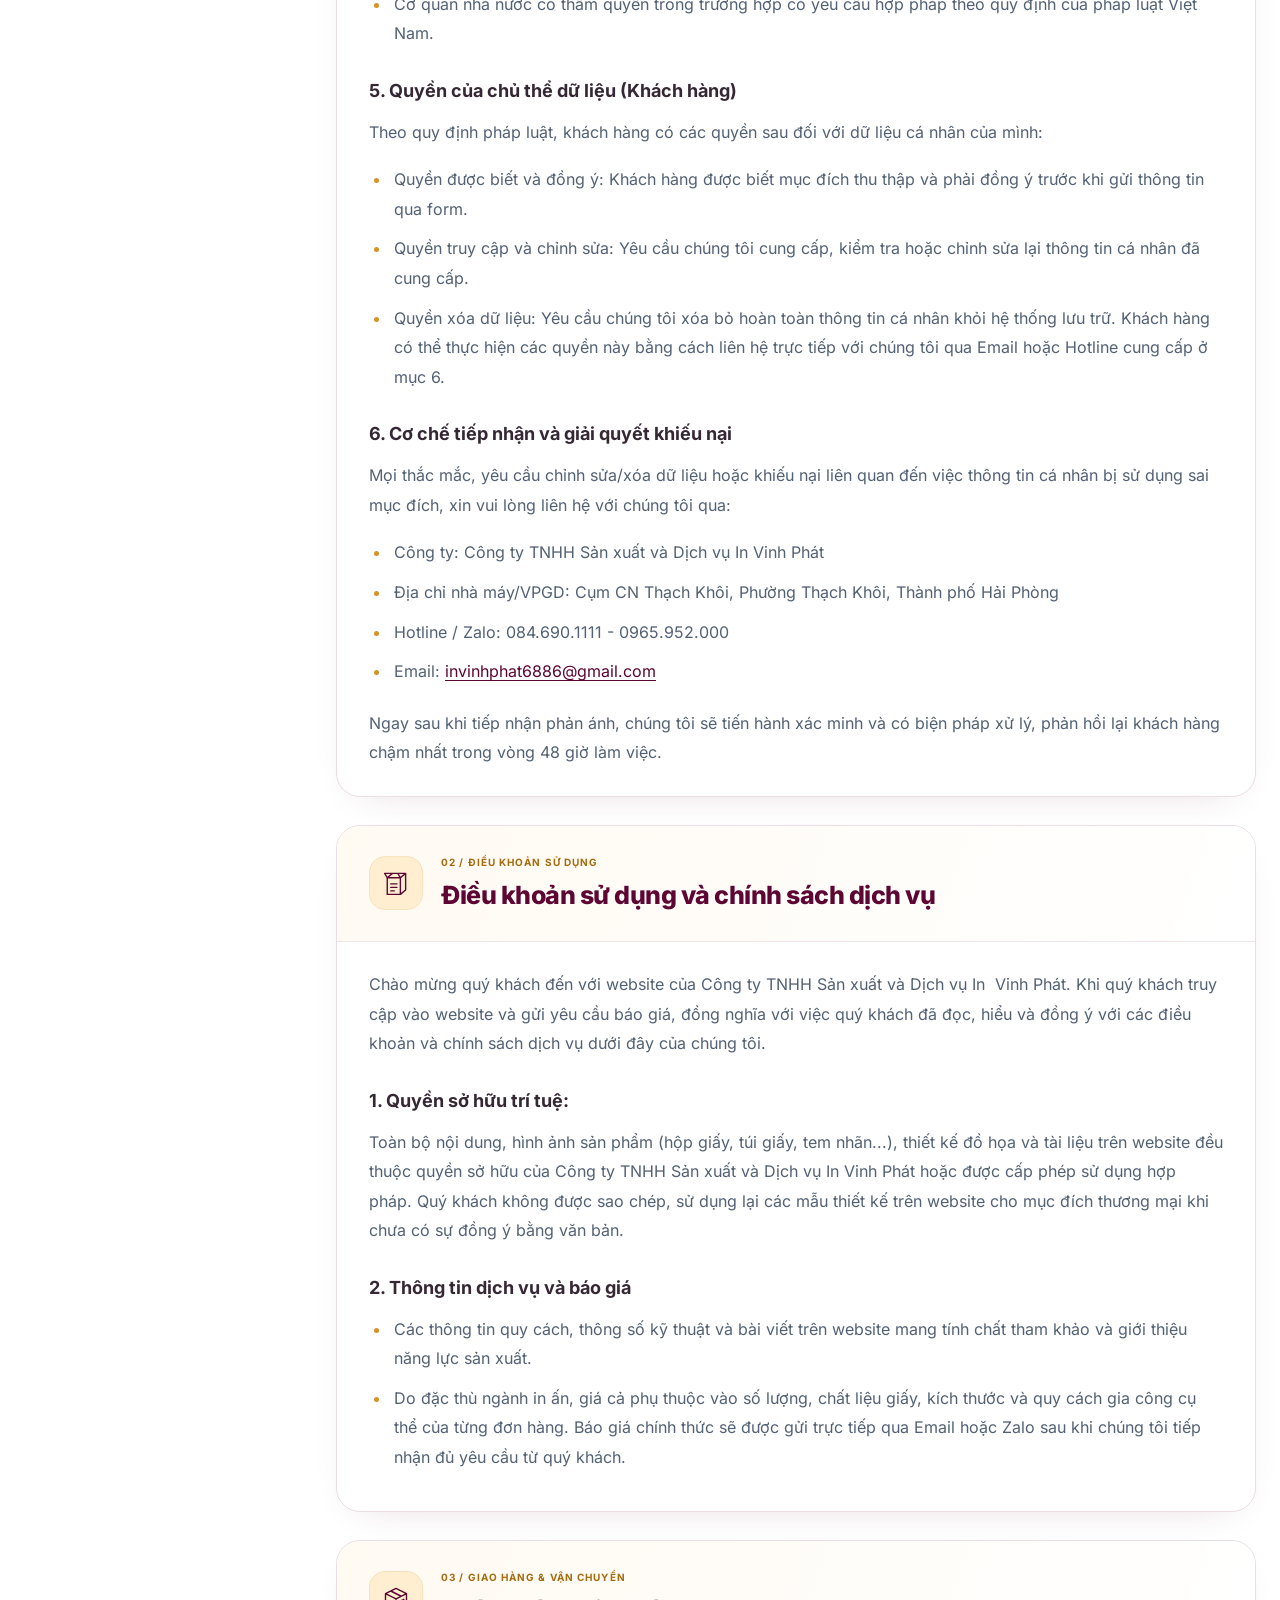
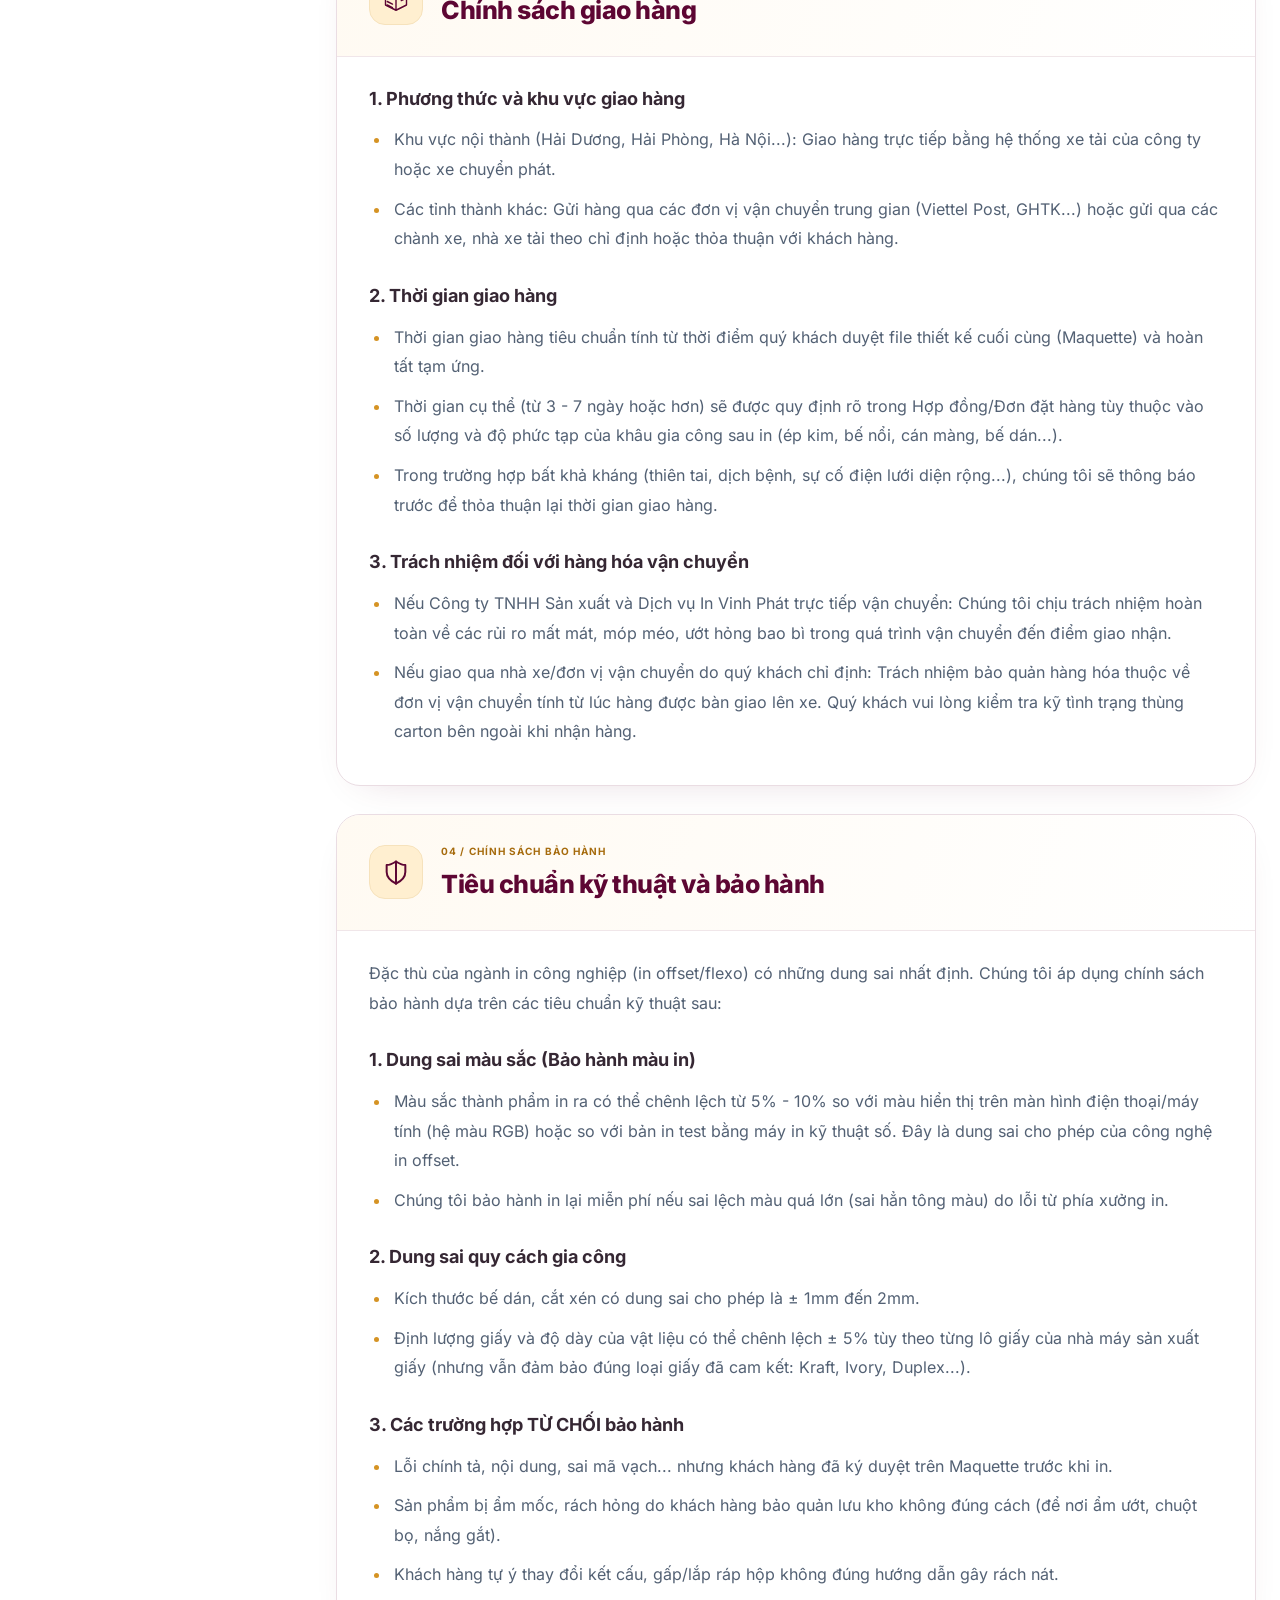
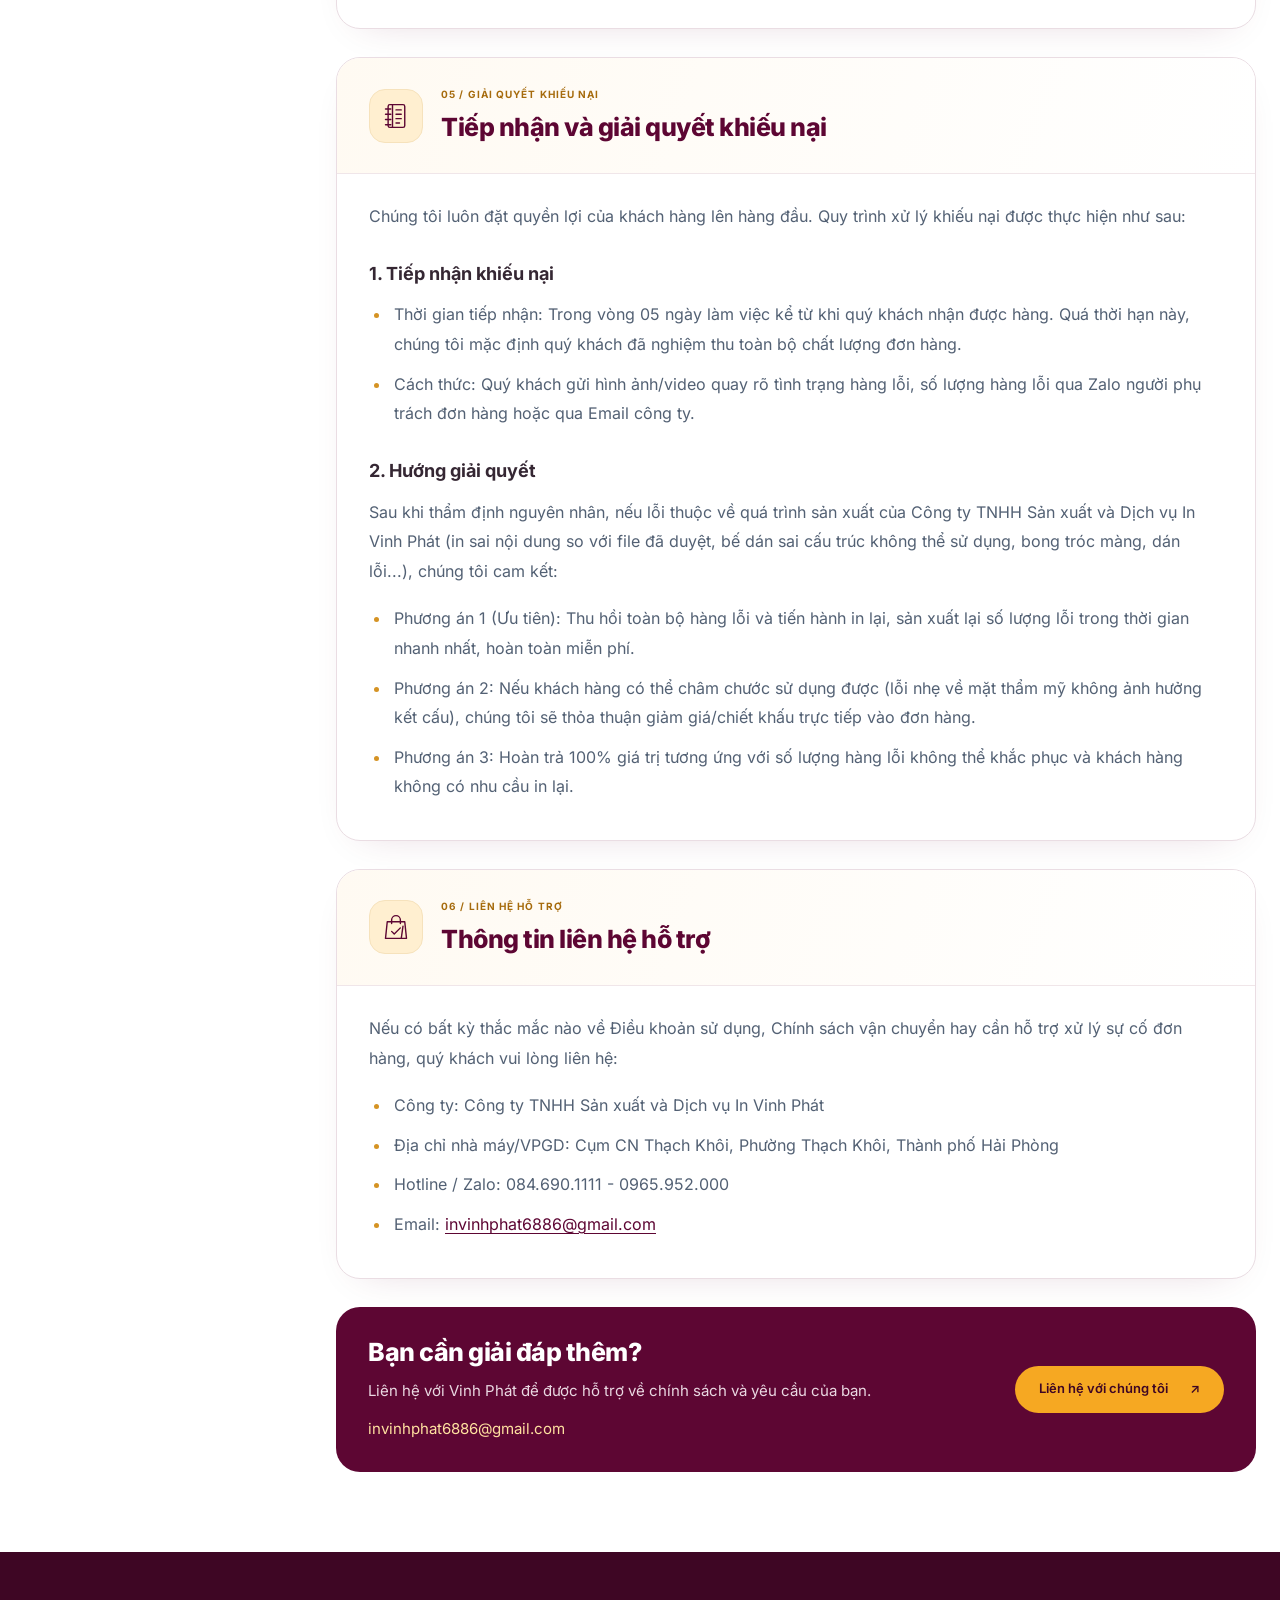
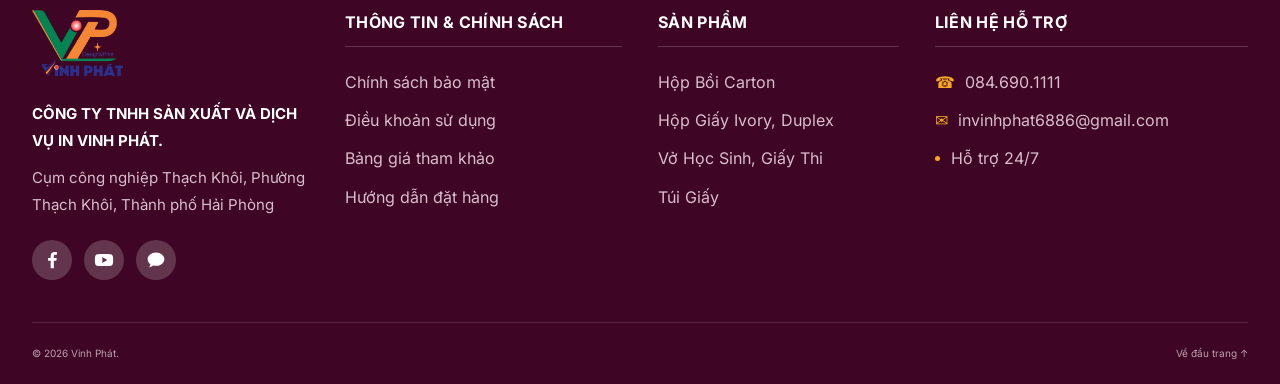
<file: chinh-sach-quy-dinh.html>
<!DOCTYPE html>
<html lang="vi">
<head>
  <meta charset="UTF-8">
  <meta name="viewport" content="width=device-width, initial-scale=1.0">
  <meta name="description" content="Chính sách bảo mật, điều khoản sử dụng, giao hàng, bảo hành và giải quyết khiếu nại của In Vinh Phát.">
  <meta name="theme-color" content="#5d0633">
  <title>Chính sách & Quy định</title>
  <link rel="icon" href="assets/LOGO VINH PHÁT.png" type="image/png">
  <link rel="preload" href="assets/fonts/inter-400.ttf" as="font" type="font/ttf" crossorigin>
  <link rel="stylesheet" href="styles.css">
  <link rel="stylesheet" href="policy.css">
  <link rel="stylesheet" href="footer.css">
  <script src="data.js" defer></script>
  <script src="footer-socials.js" defer></script>
  <script src="policy-data.js" defer></script>
  <script src="page-shell.js" defer></script>
  <script src="policy.js" defer></script>
</head>
<body class="policy-page" data-current-page="chinh-sach-quy-dinh.html">
  <a class="skip-link" href="#noi-dung">Bỏ qua menu, đến nội dung</a>
  <div class="topbar">
    <div class="container topbar-inner">

      <div class="topbar-contact">
        <a href="tel:0846901111">☎ <span>Hotline: 084.690.1111</span></a>
        <a href="mailto:invinhphat6886@gmail.com">✉ <span>invinhphat6886@gmail.com</span></a>
        <span class="support"><span class="status-dot"></span> Hỗ trợ 24/7</span>
      </div>
    </div>
  </div>
  <header class="header" id="dau-trang">
    <div class="container header-inner">
      <a class="brand" href="index.html" aria-label="Vinh Phát - Trang chủ">
        <img src="assets/LOGO VINH PHÁT.png" width="205" height="57" alt="Vinh Phát Design & Print">
      </a>
      <button class="menu-toggle" type="button" aria-label="Mở menu" aria-controls="main-nav" aria-expanded="false"><span></span><span></span><span></span></button>
      <nav id="main-nav" class="nav" aria-label="Điều hướng chính"><a href="index.html#trang-chu">Trang chủ</a><a href="gioi-thieu.html">Giới thiệu</a><a href="dich-vu.html">Sản phẩm</a><a href="bang-gia.html">Bảng giá</a><a href="lien-he-va-bao-gia.html">Liên hệ và Báo giá</a><a href="chinh-sach-quy-dinh.html" class="active" aria-current="page">Chính sách &amp; Quy định</a><a role="link" aria-disabled="true">Tin tức</a></nav>
    </div>
  </header>

  <main id="noi-dung"><div class="policy-shell"><div class="policy-hero"><p class="policy-eyebrow"><img src="assets/icons/shield.svg" width="18" height="18" alt="">THÔNG TIN DÀNH CHO KHÁCH HÀNG</p><h1>Chính sách <span>&amp; Quy định</span></h1><p class="policy-introduction">Tìm hiểu cách Vinh Phát bảo vệ thông tin và đồng hành cùng bạn trong từng đơn hàng.</p></div><div class="policy-layout"><aside class="policy-sidebar"><nav class="policy-toc" aria-label="Nội dung chính sách"><p class="policy-toc-label">Nội dung chính sách</p><p class="policy-toc-note">Chọn một mục để đọc nội dung chi tiết.</p><ol><li><a class="policy-toc-link" href="#bao-mat"><span aria-hidden="true">01</span>Bảo mật thông tin</a></li><li><a class="policy-toc-link" href="#dieu-khoan-su-dung"><span aria-hidden="true">02</span>Điều khoản sử dụng</a></li><li><a class="policy-toc-link" href="#giao-hang"><span aria-hidden="true">03</span>Giao hàng &amp; Vận chuyển</a></li><li><a class="policy-toc-link" href="#bao-hanh"><span aria-hidden="true">04</span>Chính sách bảo hành</a></li><li><a class="policy-toc-link" href="#khieu-nai"><span aria-hidden="true">05</span>Giải quyết khiếu nại</a></li><li><a class="policy-toc-link" href="#lien-he-ho-tro"><span aria-hidden="true">06</span>Liên hệ hỗ trợ</a></li></ol></nav></aside><div class="policy-articles"><section class="policy-card" id="bao-mat" aria-labelledby="bao-mat-title"><div class="policy-card-header"><span class="policy-icon" aria-hidden="true"><img src="assets/icons/shield.svg" width="28" height="28" alt=""></span><div><p class="policy-section-number">01 / Bảo mật thông tin</p><h2 id="bao-mat-title">Chính sách bảo mật và bảo vệ dữ liệu cá nhân</h2></div></div><div class="policy-copy"><p>Chào mừng bạn đến với website của Công ty TNHH Sản xuất và Dịch vụ In Vinh Phát. Chúng tôi hiểu rằng quyền riêng tư và bảo vệ dữ liệu cá nhân là vô cùng quan trọng. Chính sách này được lập ra nhằm tuân thủ Nghị định 13/2023/NĐ-CP của Chính phủ Việt Nam, giúp bạn hiểu rõ cách chúng tôi thu thập, sử dụng và bảo vệ thông tin khi bạn để lại yêu cầu báo giá trên website.</p><h3>1. Mục đích và phạm vi thu thập thông tin</h3><p>Việc thu thập dữ liệu trên website chủ yếu bao gồm các thông tin do khách hàng chủ động cung cấp qua Form &quot;Liên hệ / Nhận báo giá&quot;.</p><ul><li>Thông tin thu thập bao gồm: Họ tên, Số điện thoại, Địa chỉ Email, Tên công ty (nếu có), và nội dung yêu cầu báo giá (quy cách in ấn, số lượng hộp/túi giấy...).</li><li>Mục đích thu thập:<ul><li>Liên hệ để tư vấn, giải đáp thắc mắc và gửi bảng báo giá dịch vụ in ấn theo yêu cầu của khách hàng.</li><li>Hỗ trợ xử lý các vấn đề liên quan đến đơn đặt hàng, thiết kế và giao nhận sau này.</li><li>Gửi các thông báo về chính sách, ưu đãi (chỉ khi khách hàng đồng ý nhận).</li></ul></li></ul><h3>2. Phạm vi sử dụng thông tin</h3><p>Chúng tôi sử dụng thông tin cá nhân của khách hàng đúng với mục đích đã nêu trên. Chúng tôi cam kết không bán, cho thuê hoặc chia sẻ thông tin của khách hàng cho bất kỳ bên thứ ba nào vì mục đích thương mại.</p><h3>3. Thời gian lưu trữ dữ liệu</h3><p>Dữ liệu cá nhân của khách hàng sẽ được lưu trữ trên hệ thống nội bộ của chúng tôi cho đến khi:</p><ul><li>Khách hàng có yêu cầu hủy bỏ hoặc chỉnh sửa gửi tới ban quản trị.</li><li>Hoàn thành xong mục đích tư vấn, báo giá và không phát sinh giao dịch trong vòng 01 năm. Trong mọi trường hợp còn lại, thông tin cá nhân của khách hàng sẽ được bảo mật tuyệt đối trên máy chủ của chúng tôi.</li></ul><h3>4. Những người hoặc tổ chức có thể tiếp cận thông tin</h3><p>Chỉ những đối tượng sau đây mới được quyền tiếp cận dữ liệu của khách hàng:</p><ul><li>Nhân viên tư vấn, bộ phận kinh doanh và chăm sóc khách hàng của Công ty TNHH Sản xuất và Dịch vụ In Vinh Phát để thực hiện việc báo giá và hỗ trợ.</li><li>Cơ quan nhà nước có thẩm quyền trong trường hợp có yêu cầu hợp pháp theo quy định của pháp luật Việt Nam.</li></ul><h3>5. Quyền của chủ thể dữ liệu (Khách hàng)</h3><p>Theo quy định pháp luật, khách hàng có các quyền sau đối với dữ liệu cá nhân của mình:</p><ul><li>Quyền được biết và đồng ý: Khách hàng được biết mục đích thu thập và phải đồng ý trước khi gửi thông tin qua form.</li><li>Quyền truy cập và chỉnh sửa: Yêu cầu chúng tôi cung cấp, kiểm tra hoặc chỉnh sửa lại thông tin cá nhân đã cung cấp.</li><li>Quyền xóa dữ liệu: Yêu cầu chúng tôi xóa bỏ hoàn toàn thông tin cá nhân khỏi hệ thống lưu trữ. Khách hàng có thể thực hiện các quyền này bằng cách liên hệ trực tiếp với chúng tôi qua Email hoặc Hotline cung cấp ở mục 6.</li></ul><h3>6. Cơ chế tiếp nhận và giải quyết khiếu nại</h3><p>Mọi thắc mắc, yêu cầu chỉnh sửa/xóa dữ liệu hoặc khiếu nại liên quan đến việc thông tin cá nhân bị sử dụng sai mục đích, xin vui lòng liên hệ với chúng tôi qua:</p><ul><li>Công ty: Công ty TNHH Sản xuất và Dịch vụ In Vinh Phát</li><li>Địa chỉ nhà máy/VPGD: Cụm CN Thạch Khôi, Phường Thạch Khôi, Thành phố Hải Phòng</li><li>Hotline / Zalo: 084.690.1111 - 0965.952.000</li><li>Email: <a href="mailto:invinhphat6886@gmail.com">invinhphat6886@gmail.com</a></li></ul><p>Ngay sau khi tiếp nhận phản ánh, chúng tôi sẽ tiến hành xác minh và có biện pháp xử lý, phản hồi lại khách hàng chậm nhất trong vòng 48 giờ làm việc.</p></div></section><section class="policy-card" id="dieu-khoan-su-dung" aria-labelledby="dieu-khoan-su-dung-title"><div class="policy-card-header"><span class="policy-icon" aria-hidden="true"><img src="assets/icons/paper-box.svg" width="28" height="28" alt=""></span><div><p class="policy-section-number">02 / Điều khoản sử dụng</p><h2 id="dieu-khoan-su-dung-title">Điều khoản sử dụng và chính sách dịch vụ</h2></div></div><div class="policy-copy"><p>Chào mừng quý khách đến với website của Công ty TNHH Sản xuất và Dịch vụ In  Vinh Phát. Khi quý khách truy cập vào website và gửi yêu cầu báo giá, đồng nghĩa với việc quý khách đã đọc, hiểu và đồng ý với các điều khoản và chính sách dịch vụ dưới đây của chúng tôi.</p><h3>1. Quyền sở hữu trí tuệ:</h3><p>Toàn bộ nội dung, hình ảnh sản phẩm (hộp giấy, túi giấy, tem nhãn...), thiết kế đồ họa và tài liệu trên website đều thuộc quyền sở hữu của Công ty TNHH Sản xuất và Dịch vụ In Vinh Phát hoặc được cấp phép sử dụng hợp pháp. Quý khách không được sao chép, sử dụng lại các mẫu thiết kế trên website cho mục đích thương mại khi chưa có sự đồng ý bằng văn bản.</p><h3>2. Thông tin dịch vụ và báo giá</h3><ul><li>Các thông tin quy cách, thông số kỹ thuật và bài viết trên website mang tính chất tham khảo và giới thiệu năng lực sản xuất.</li><li>Do đặc thù ngành in ấn, giá cả phụ thuộc vào số lượng, chất liệu giấy, kích thước và quy cách gia công cụ thể của từng đơn hàng. Báo giá chính thức sẽ được gửi trực tiếp qua Email hoặc Zalo sau khi chúng tôi tiếp nhận đủ yêu cầu từ quý khách.</li></ul></div></section><section class="policy-card" id="giao-hang" aria-labelledby="giao-hang-title"><div class="policy-card-header"><span class="policy-icon" aria-hidden="true"><img src="assets/icons/carton.svg" width="28" height="28" alt=""></span><div><p class="policy-section-number">03 / Giao hàng &amp; Vận chuyển</p><h2 id="giao-hang-title">Chính sách giao hàng</h2></div></div><div class="policy-copy"><h3>1. Phương thức và khu vực giao hàng</h3><ul><li>Khu vực nội thành (Hải Dương, Hải Phòng, Hà Nội...): Giao hàng trực tiếp bằng hệ thống xe tải của công ty hoặc xe chuyển phát.</li><li>Các tỉnh thành khác: Gửi hàng qua các đơn vị vận chuyển trung gian (Viettel Post, GHTK...) hoặc gửi qua các chành xe, nhà xe tải theo chỉ định hoặc thỏa thuận với khách hàng.</li></ul><h3>2. Thời gian giao hàng</h3><ul><li>Thời gian giao hàng tiêu chuẩn tính từ thời điểm quý khách duyệt file thiết kế cuối cùng (Maquette) và hoàn tất tạm ứng.</li><li>Thời gian cụ thể (từ 3 - 7 ngày hoặc hơn) sẽ được quy định rõ trong Hợp đồng/Đơn đặt hàng tùy thuộc vào số lượng và độ phức tạp của khâu gia công sau in (ép kim, bế nổi, cán màng, bế dán...).</li><li>Trong trường hợp bất khả kháng (thiên tai, dịch bệnh, sự cố điện lưới diện rộng...), chúng tôi sẽ thông báo trước để thỏa thuận lại thời gian giao hàng.</li></ul><h3>3. Trách nhiệm đối với hàng hóa vận chuyển</h3><ul><li>Nếu Công ty TNHH Sản xuất và Dịch vụ In Vinh Phát trực tiếp vận chuyển: Chúng tôi chịu trách nhiệm hoàn toàn về các rủi ro mất mát, móp méo, ướt hỏng bao bì trong quá trình vận chuyển đến điểm giao nhận.</li><li>Nếu giao qua nhà xe/đơn vị vận chuyển do quý khách chỉ định: Trách nhiệm bảo quản hàng hóa thuộc về đơn vị vận chuyển tính từ lúc hàng được bàn giao lên xe. Quý khách vui lòng kiểm tra kỹ tình trạng thùng carton bên ngoài khi nhận hàng.</li></ul></div></section><section class="policy-card" id="bao-hanh" aria-labelledby="bao-hanh-title"><div class="policy-card-header"><span class="policy-icon" aria-hidden="true"><img src="assets/icons/shield.svg" width="28" height="28" alt=""></span><div><p class="policy-section-number">04 / Chính sách bảo hành</p><h2 id="bao-hanh-title">Tiêu chuẩn kỹ thuật và bảo hành</h2></div></div><div class="policy-copy"><p>Đặc thù của ngành in công nghiệp (in offset/flexo) có những dung sai nhất định. Chúng tôi áp dụng chính sách bảo hành dựa trên các tiêu chuẩn kỹ thuật sau:</p><h3>1. Dung sai màu sắc (Bảo hành màu in)</h3><ul><li>Màu sắc thành phẩm in ra có thể chênh lệch từ 5% - 10% so với màu hiển thị trên màn hình điện thoại/máy tính (hệ màu RGB) hoặc so với bản in test bằng máy in kỹ thuật số. Đây là dung sai cho phép của công nghệ in offset.</li><li>Chúng tôi bảo hành in lại miễn phí nếu sai lệch màu quá lớn (sai hẳn tông màu) do lỗi từ phía xưởng in.</li></ul><h3>2. Dung sai quy cách gia công</h3><ul><li>Kích thước bế dán, cắt xén có dung sai cho phép là ± 1mm đến 2mm.</li><li>Định lượng giấy và độ dày của vật liệu có thể chênh lệch ± 5% tùy theo từng lô giấy của nhà máy sản xuất giấy (nhưng vẫn đảm bảo đúng loại giấy đã cam kết: Kraft, Ivory, Duplex...).</li></ul><h3>3. Các trường hợp TỪ CHỐI bảo hành</h3><ul><li>Lỗi chính tả, nội dung, sai mã vạch... nhưng khách hàng đã ký duyệt trên Maquette trước khi in.</li><li>Sản phẩm bị ẩm mốc, rách hỏng do khách hàng bảo quản lưu kho không đúng cách (để nơi ẩm ướt, chuột bọ, nắng gắt).</li><li>Khách hàng tự ý thay đổi kết cấu, gấp/lắp ráp hộp không đúng hướng dẫn gây rách nát.</li></ul></div></section><section class="policy-card" id="khieu-nai" aria-labelledby="khieu-nai-title"><div class="policy-card-header"><span class="policy-icon" aria-hidden="true"><img src="assets/icons/notebook.svg" width="28" height="28" alt=""></span><div><p class="policy-section-number">05 / Giải quyết khiếu nại</p><h2 id="khieu-nai-title">Tiếp nhận và giải quyết khiếu nại</h2></div></div><div class="policy-copy"><p>Chúng tôi luôn đặt quyền lợi của khách hàng lên hàng đầu. Quy trình xử lý khiếu nại được thực hiện như sau:</p><h3>1. Tiếp nhận khiếu nại</h3><ul><li>Thời gian tiếp nhận: Trong vòng 05 ngày làm việc kể từ khi quý khách nhận được hàng. Quá thời hạn này, chúng tôi mặc định quý khách đã nghiệm thu toàn bộ chất lượng đơn hàng.</li><li>Cách thức: Quý khách gửi hình ảnh/video quay rõ tình trạng hàng lỗi, số lượng hàng lỗi qua Zalo người phụ trách đơn hàng hoặc qua Email công ty.</li></ul><h3>2. Hướng giải quyết</h3><p>Sau khi thẩm định nguyên nhân, nếu lỗi thuộc về quá trình sản xuất của Công ty TNHH Sản xuất và Dịch vụ In Vinh Phát (in sai nội dung so với file đã duyệt, bế dán sai cấu trúc không thể sử dụng, bong tróc màng, dán lỗi...), chúng tôi cam kết:</p><ul><li>Phương án 1 (Ưu tiên): Thu hồi toàn bộ hàng lỗi và tiến hành in lại, sản xuất lại số lượng lỗi trong thời gian nhanh nhất, hoàn toàn miễn phí.</li><li>Phương án 2: Nếu khách hàng có thể châm chước sử dụng được (lỗi nhẹ về mặt thẩm mỹ không ảnh hưởng kết cấu), chúng tôi sẽ thỏa thuận giảm giá/chiết khấu trực tiếp vào đơn hàng.</li><li>Phương án 3: Hoàn trả 100% giá trị tương ứng với số lượng hàng lỗi không thể khắc phục và khách hàng không có nhu cầu in lại.</li></ul></div></section><section class="policy-card" id="lien-he-ho-tro" aria-labelledby="lien-he-ho-tro-title"><div class="policy-card-header"><span class="policy-icon" aria-hidden="true"><img src="assets/icons/paper-bag.svg" width="28" height="28" alt=""></span><div><p class="policy-section-number">06 / Liên hệ hỗ trợ</p><h2 id="lien-he-ho-tro-title">Thông tin liên hệ hỗ trợ</h2></div></div><div class="policy-copy"><p>Nếu có bất kỳ thắc mắc nào về Điều khoản sử dụng, Chính sách vận chuyển hay cần hỗ trợ xử lý sự cố đơn hàng, quý khách vui lòng liên hệ:</p><ul><li>Công ty: Công ty TNHH Sản xuất và Dịch vụ In Vinh Phát</li><li>Địa chỉ nhà máy/VPGD: Cụm CN Thạch Khôi, Phường Thạch Khôi, Thành phố Hải Phòng</li><li>Hotline / Zalo: 084.690.1111 - 0965.952.000</li><li>Email: <a href="mailto:invinhphat6886@gmail.com">invinhphat6886@gmail.com</a></li></ul></div></section><section class="policy-help" aria-labelledby="policy-help-title"><div><h2 id="policy-help-title">Bạn cần giải đáp thêm?</h2><p>Liên hệ với Vinh Phát để được hỗ trợ về chính sách và yêu cầu của bạn.</p><a class="policy-help-email" href="mailto:invinhphat6886@gmail.com">invinhphat6886@gmail.com</a></div><a class="button button-gold" href="lien-he-va-bao-gia.html">Liên hệ với chúng tôi <span aria-hidden="true">↗</span></a></section></div></div></div></main>


  <footer class="footer">
    <div class="container">
      <div class="footer-grid">
        <div class="footer-about"><a href="index.html"><img src="assets/LOGO VINH PHÁT.png" width="230" height="90" loading="lazy" alt="Vinh Phát Design &amp; Print"></a><p class="footer-company-name">CÔNG TY TNHH SẢN XUẤT VÀ DỊCH VỤ IN VINH PHÁT.</p><p class="footer-address">Cụm công nghiệp Thạch Khôi, Phường Thạch Khôi, Thành phố Hải Phòng</p><div class="footer-socials" aria-label="Mạng xã hội"><button class="footer-social-button" type="button" aria-label="Facebook" title="Facebook"><svg viewBox="0 0 24 24" aria-hidden="true" fill="currentColor"><path d="M14.2 22v-9h3l.5-3.5h-3.5V7.3c0-1 .3-1.7 1.8-1.7h1.9V2.5a25 25 0 0 0-2.8-.2c-2.8 0-4.7 1.7-4.7 4.8v2.4H7.3V13h3.1v9z"/></svg></button><button class="footer-social-button" type="button" aria-label="YouTube" title="YouTube"><svg viewBox="0 0 24 24" aria-hidden="true" fill="currentColor"><path fill-rule="evenodd" d="M22.5 7.3a3 3 0 0 0-2.1-2.1C18.5 4.7 12 4.7 12 4.7s-6.5 0-8.4.5a3 3 0 0 0-2.1 2.1A30 30 0 0 0 1 12a30 30 0 0 0 .5 4.7 3 3 0 0 0 2.1 2.1c1.9.5 8.4.5 8.4.5s6.5 0 8.4-.5a3 3 0 0 0 2.1-2.1A30 30 0 0 0 23 12a30 30 0 0 0-.5-4.7ZM10 15.5v-7l6 3.5z"/></svg></button><button class="footer-social-button" type="button" aria-label="Chat" title="Chat"><svg viewBox="0 0 24 24" aria-hidden="true" fill="currentColor"><path d="M12 3C6.5 3 2 6.6 2 11c0 2.3 1.2 4.4 3.2 5.9L4 21l5-2.3c1 .2 2 .3 3 .3 5.5 0 10-3.6 10-8S17.5 3 12 3z"/></svg></button></div></div>
        <div><h2>THÔNG TIN &amp; CHÍNH SÁCH</h2><a href="chinh-sach-quy-dinh.html#bao-mat">Chính sách bảo mật</a><a href="chinh-sach-quy-dinh.html#dieu-khoan-su-dung">Điều khoản sử dụng</a><a href="bang-gia.html">Bảng giá tham khảo</a><a href="dich-vu.html">Hướng dẫn đặt hàng</a></div>
        <div><h2>SẢN PHẨM</h2><a href="dich-vu.html#hop-carton-boi">Hộp Bồi Carton</a><a href="dich-vu.html#hop-giay-ivory-duplex">Hộp Giấy Ivory, Duplex</a><a href="dich-vu.html#vo-hoc-sinh-giay-thi">Vở Học Sinh, Giấy Thi</a><a href="dich-vu.html#tui-giay">Túi Giấy</a></div>
        <div class="footer-contact"><h2>LIÊN HỆ HỖ TRỢ</h2><a href="tel:0846901111"><span aria-hidden="true">&#x260E;</span> 084.690.1111</a><a href="mailto:invinhphat6886@gmail.com"><span aria-hidden="true">&#x2709;</span> invinhphat6886@gmail.com</a><p><span class="status-dot"></span> Hỗ trợ 24/7</p></div>
      </div>
      <div class="footer-bottom"><p>&copy; <span id="copyright-year">2026</span> Vinh Phát.</p><a href="#dau-trang">Về đầu trang &#8593;</a></div>
    </div>
  </footer>

  <a class="floating-contact" href="tel:0846901111" aria-label="Gọi tư vấn: 084.690.1111"><span aria-hidden="true">☎</span></a>
  <button class="back-top" type="button" aria-label="Về đầu trang" hidden>↑</button>
</body>
</html>
</file>
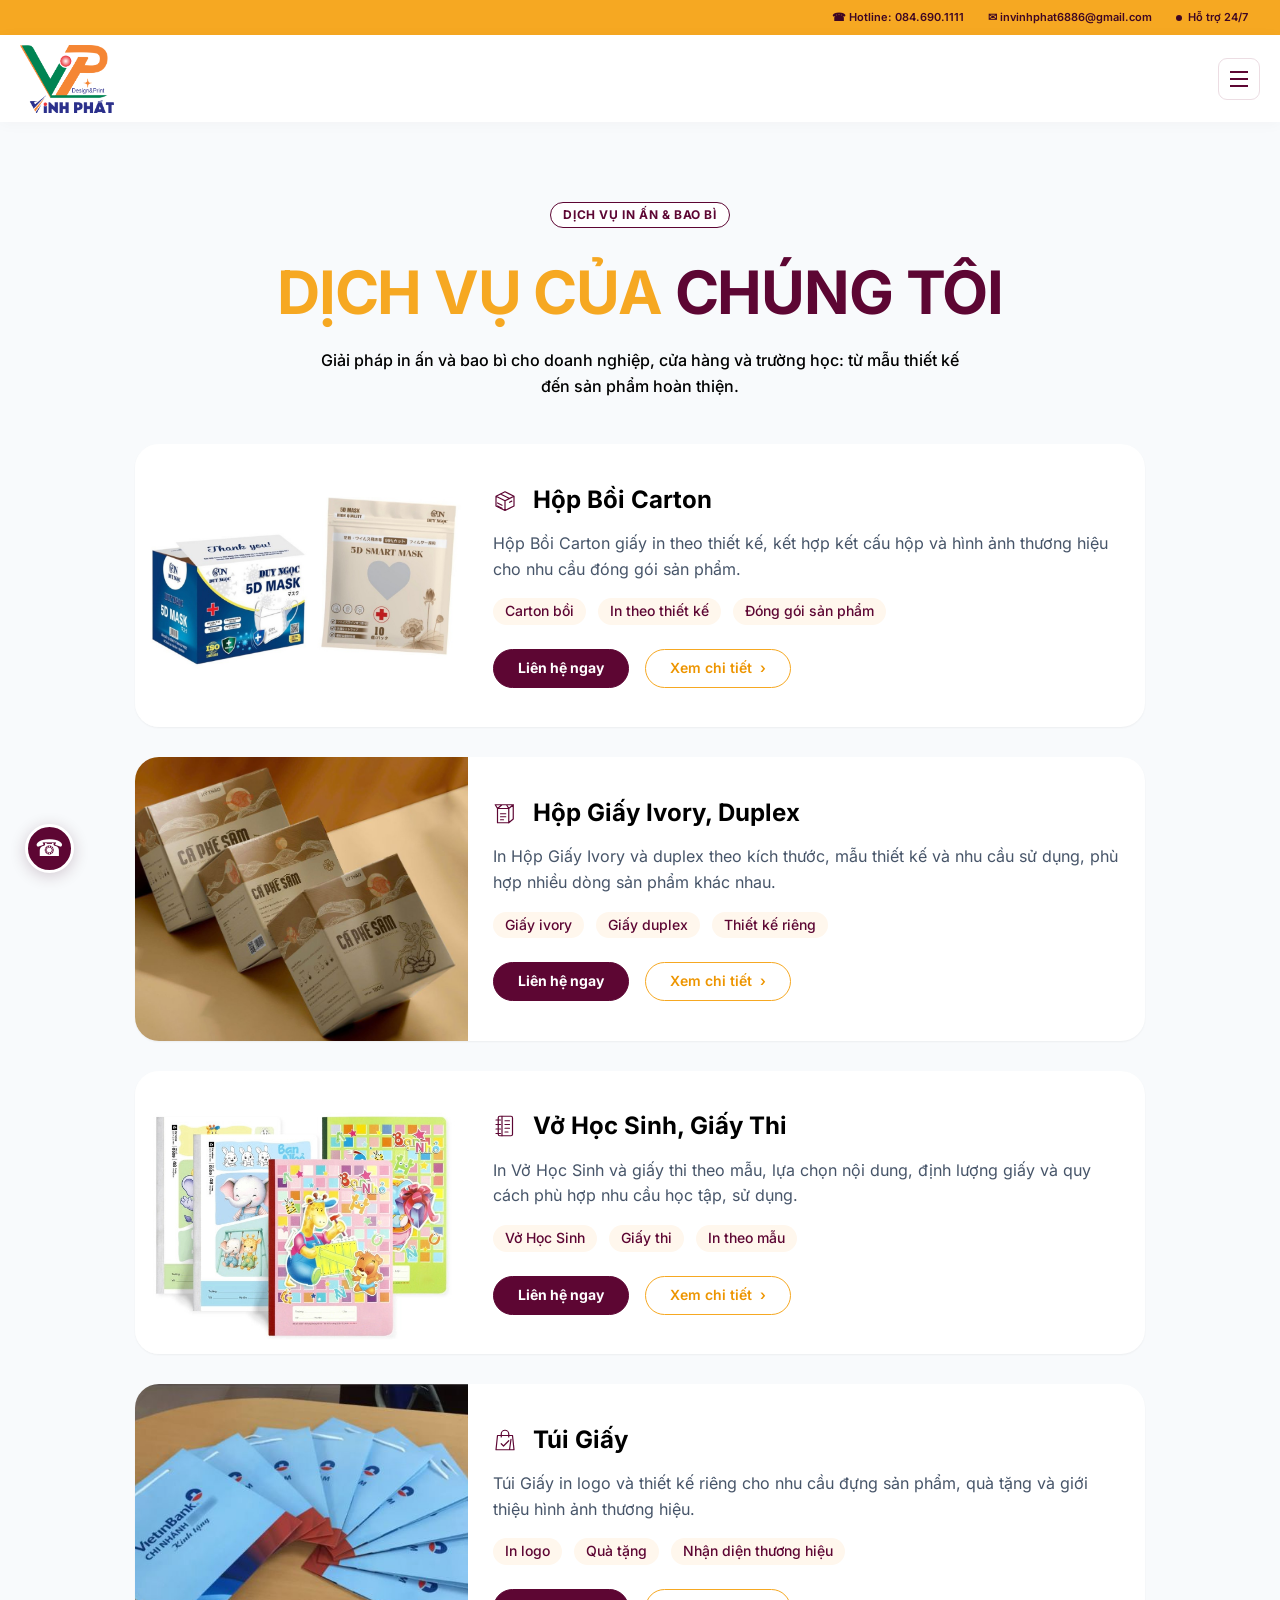
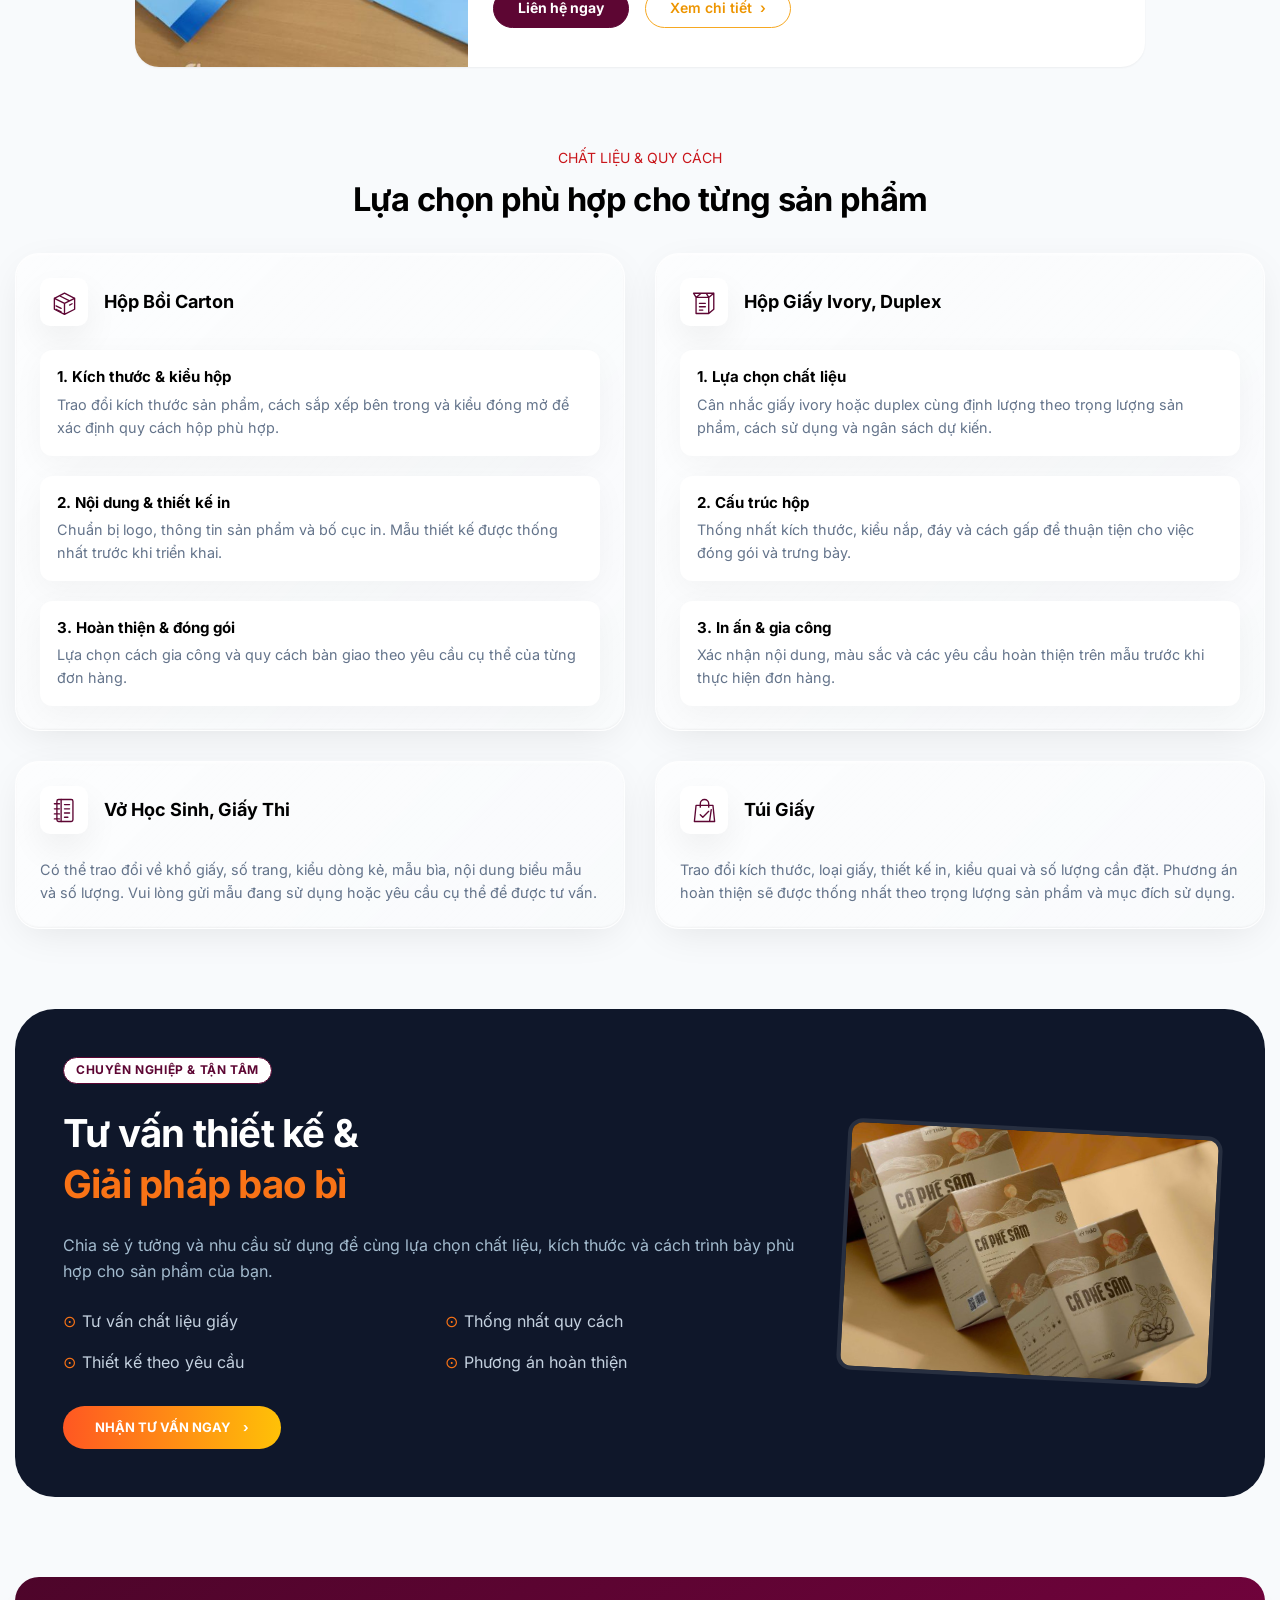
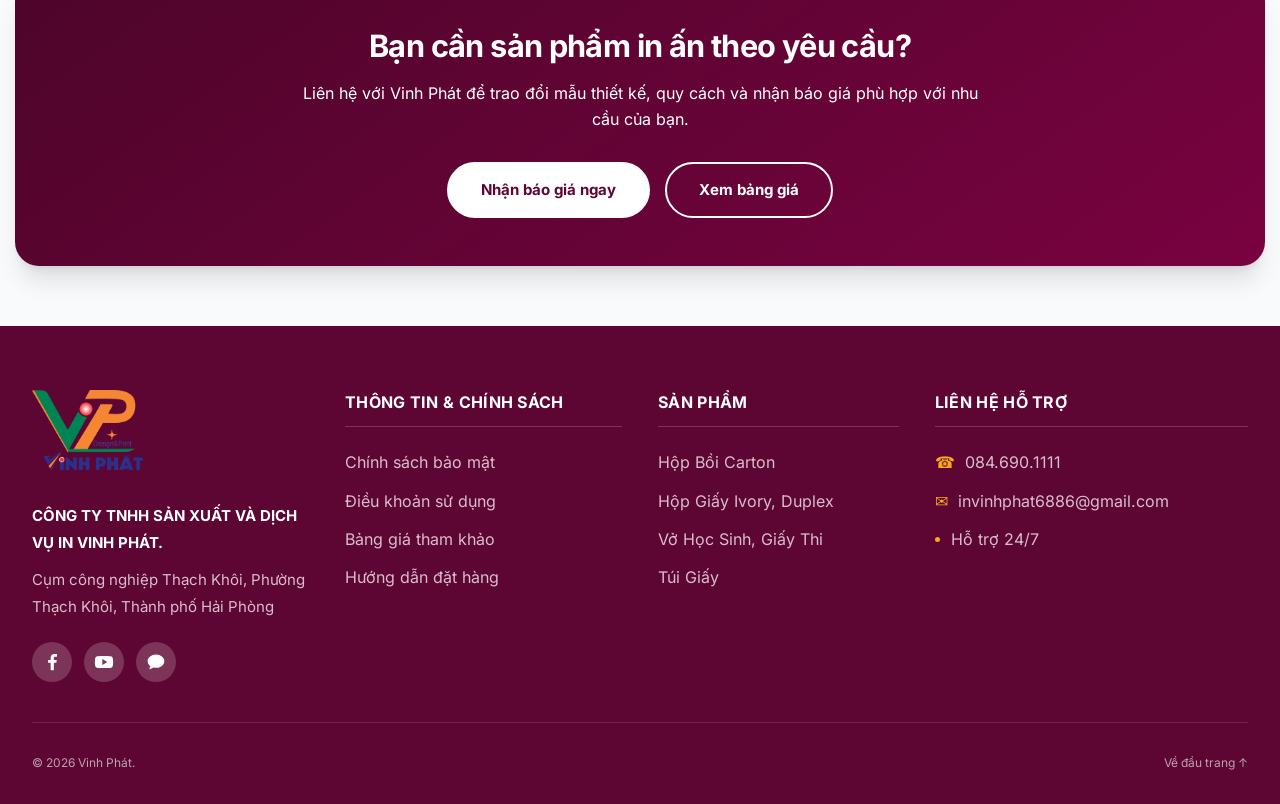
<file: dich-vu.html>
<!DOCTYPE html>
<html lang="vi">
<head>
  <meta charset="UTF-8">
  <meta name="viewport" content="width=device-width, initial-scale=1.0">
  <meta name="description" content="Các dịch vụ in ấn và bao bì của Vinh Phát: Hộp Bồi Carton, Hộp Giấy Ivory và duplex, Vở Học Sinh, Giấy Thi và Túi Giấy.">
  <meta name="theme-color" content="#5d0633">
  <title>Sản phẩm</title>
  <link rel="icon" href="assets/LOGO VINH PHÁT.png" type="image/png">
  <link rel="preload" href="assets/fonts/inter-400.ttf" as="font" type="font/ttf" crossorigin>
  <link rel="stylesheet" href="styles.css">
  <link rel="stylesheet" href="services.css">
  <link rel="stylesheet" href="quote.css">
  <link rel="stylesheet" href="footer.css">
  <!-- services-data.js: page content; data.js: shared brand, menu and contacts. -->
  <script src="data.js" defer></script>
  <script src="footer-socials.js" defer></script>
  <script src="services-data.js" defer></script>
  <script src="page-shell.js" defer></script>
  <script src="services.js" defer></script>
  <script src="quote-data.js" defer></script>
  <script src="quote.js" defer></script>
</head>
<body class="services-page" data-current-page="dich-vu.html">
  <a class="skip-link" href="#noi-dung">Bỏ qua menu, đến nội dung</a>
  <div class="topbar">
    <div class="container topbar-inner">

      <div class="topbar-contact">
        <a href="tel:0846901111">☎ <span>Hotline: 084.690.1111</span></a>
        <a href="mailto:invinhphat6886@gmail.com">✉ <span>invinhphat6886@gmail.com</span></a>
        <span class="support"><span class="status-dot"></span> Hỗ trợ 24/7</span>
      </div>
    </div>
  </div>
  <header class="header" id="dau-trang">
    <div class="container header-inner">
      <a class="brand" href="index.html" aria-label="Vinh Phát - Trang chủ">
        <img src="assets/LOGO VINH PHÁT.png" width="205" height="57" alt="Vinh Phát Design & Print">
      </a>
      <button class="menu-toggle" type="button" aria-label="Mở menu" aria-controls="main-nav" aria-expanded="false"><span></span><span></span><span></span></button>
      <nav id="main-nav" class="nav" aria-label="Điều hướng chính"><a href="index.html#trang-chu">Trang chủ</a><a href="gioi-thieu.html">Giới thiệu</a><a href="dich-vu.html" class="active" aria-current="page">Sản phẩm</a><a href="bang-gia.html">Bảng giá</a><a href="lien-he-va-bao-gia.html">Liên hệ và Báo giá</a><a href="chinh-sach-quy-dinh.html">Chính sách &amp; Quy định</a><a role="link" aria-disabled="true">Tin tức</a></nav>
    </div>
  </header>

  <main id="noi-dung">
    <div class="svc-hero">
      <p class="svc-badge">DỊCH VỤ IN ẤN &amp; BAO BÌ</p>
      <h1 class="svc-heading"><span>DỊCH VỤ CỦA</span> CHÚNG TÔI</h1>
      <p class="svc-subtitle"></p>
    </div>
    <div class="svc-list" aria-label="Các dịch vụ in ấn"></div>
    <section class="svc-options" aria-labelledby="svc-options-title">
      <div class="svc-section-heading"><p></p><h2 id="svc-options-title">Lựa chọn phù hợp cho từng sản phẩm</h2></div>
      <div class="svc-option-grid"></div>
    </section>
    <section class="svc-consultation" aria-labelledby="svc-consult-title">
      <div>
        <p class="svc-badge">CHUYÊN NGHIỆP &amp; TẬN TÂM</p>
        <h2 id="svc-consult-title">Tư vấn thiết kế &amp;<br><span>Giải pháp bao bì</span></h2>
        <p class="svc-consult-description"></p>
        <ul class="svc-benefits"></ul>
        <a class="svc-consult-button" href="#bao-gia" data-quote-open aria-haspopup="dialog" aria-controls="quote-modal">NHẬN TƯ VẤN NGAY ›</a>
      </div>
      <figure class="svc-consult-image"><img src="assets/Anh san pham/Hộp Giấy Ivory.jpg" width="800" height="533" alt="Hộp Giấy Ivory in theo yêu cầu" loading="lazy"></figure>
    </section>
    <section class="svc-cta" aria-labelledby="svc-cta-title"><h2 id="svc-cta-title">Bạn cần sản phẩm in ấn theo yêu cầu?</h2><p></p><div class="svc-cta-buttons"></div></section>
    <noscript><p class="container">Vui lòng bật JavaScript để xem danh sách và chi tiết các dịch vụ.</p></noscript>
  </main>


  <footer class="footer">
    <div class="container">
      <div class="footer-grid">
        <div class="footer-about"><a href="index.html"><img src="assets/LOGO VINH PHÁT.png" width="230" height="90" loading="lazy" alt="Vinh Phát Design &amp; Print"></a><p class="footer-company-name">CÔNG TY TNHH SẢN XUẤT VÀ DỊCH VỤ IN VINH PHÁT.</p><p class="footer-address">Cụm công nghiệp Thạch Khôi, Phường Thạch Khôi, Thành phố Hải Phòng</p><div class="footer-socials" aria-label="Mạng xã hội"><button class="footer-social-button" type="button" aria-label="Facebook" title="Facebook"><svg viewBox="0 0 24 24" aria-hidden="true" fill="currentColor"><path d="M14.2 22v-9h3l.5-3.5h-3.5V7.3c0-1 .3-1.7 1.8-1.7h1.9V2.5a25 25 0 0 0-2.8-.2c-2.8 0-4.7 1.7-4.7 4.8v2.4H7.3V13h3.1v9z"/></svg></button><button class="footer-social-button" type="button" aria-label="YouTube" title="YouTube"><svg viewBox="0 0 24 24" aria-hidden="true" fill="currentColor"><path fill-rule="evenodd" d="M22.5 7.3a3 3 0 0 0-2.1-2.1C18.5 4.7 12 4.7 12 4.7s-6.5 0-8.4.5a3 3 0 0 0-2.1 2.1A30 30 0 0 0 1 12a30 30 0 0 0 .5 4.7 3 3 0 0 0 2.1 2.1c1.9.5 8.4.5 8.4.5s6.5 0 8.4-.5a3 3 0 0 0 2.1-2.1A30 30 0 0 0 23 12a30 30 0 0 0-.5-4.7ZM10 15.5v-7l6 3.5z"/></svg></button><button class="footer-social-button" type="button" aria-label="Chat" title="Chat"><svg viewBox="0 0 24 24" aria-hidden="true" fill="currentColor"><path d="M12 3C6.5 3 2 6.6 2 11c0 2.3 1.2 4.4 3.2 5.9L4 21l5-2.3c1 .2 2 .3 3 .3 5.5 0 10-3.6 10-8S17.5 3 12 3z"/></svg></button></div></div>
        <div><h2>THÔNG TIN &amp; CHÍNH SÁCH</h2><a href="chinh-sach-quy-dinh.html#bao-mat">Chính sách bảo mật</a><a href="chinh-sach-quy-dinh.html#dieu-khoan-su-dung">Điều khoản sử dụng</a><a href="bang-gia.html">Bảng giá tham khảo</a><a href="dich-vu.html">Hướng dẫn đặt hàng</a></div>
        <div><h2>SẢN PHẨM</h2><a href="dich-vu.html#hop-carton-boi">Hộp Bồi Carton</a><a href="dich-vu.html#hop-giay-ivory-duplex">Hộp Giấy Ivory, Duplex</a><a href="dich-vu.html#vo-hoc-sinh-giay-thi">Vở Học Sinh, Giấy Thi</a><a href="dich-vu.html#tui-giay">Túi Giấy</a></div>
        <div class="footer-contact"><h2>LIÊN HỆ HỖ TRỢ</h2><a href="tel:0846901111"><span aria-hidden="true">&#x260E;</span> 084.690.1111</a><a href="mailto:invinhphat6886@gmail.com"><span aria-hidden="true">&#x2709;</span> invinhphat6886@gmail.com</a><p><span class="status-dot"></span> Hỗ trợ 24/7</p></div>
      </div>
      <div class="footer-bottom"><p>&copy; <span id="copyright-year">2026</span> Vinh Phát.</p><a href="#dau-trang">Về đầu trang &#8593;</a></div>
    </div>
  </footer>

  <a class="floating-contact" href="tel:0846901111" aria-label="Gọi tư vấn: 084.690.1111"><span aria-hidden="true">☎</span></a>
  <button class="back-top" type="button" aria-label="Về đầu trang" hidden>↑</button>
  <dialog class="svc-dialog" id="svc-detail" aria-labelledby="svc-detail-title"><button class="svc-dialog-close" type="button" aria-label="Close">×</button><div class="svc-dialog-scroll"><div class="svc-dialog-hero"><img src="assets/Anh san pham/Hộp bồi sóng E.jpg" width="800" height="256" alt=""><div class="svc-dialog-heading"><p class="svc-dialog-category"><img src="assets/icons/carton.svg" alt="" width="24" height="24"><span></span></p><h2 id="svc-detail-title"></h2></div></div><div class="svc-dialog-body"></div></div><div class="svc-dialog-footer"><a href="lien-he-va-bao-gia.html"></a></div></dialog>
</body>
</html>
</file>
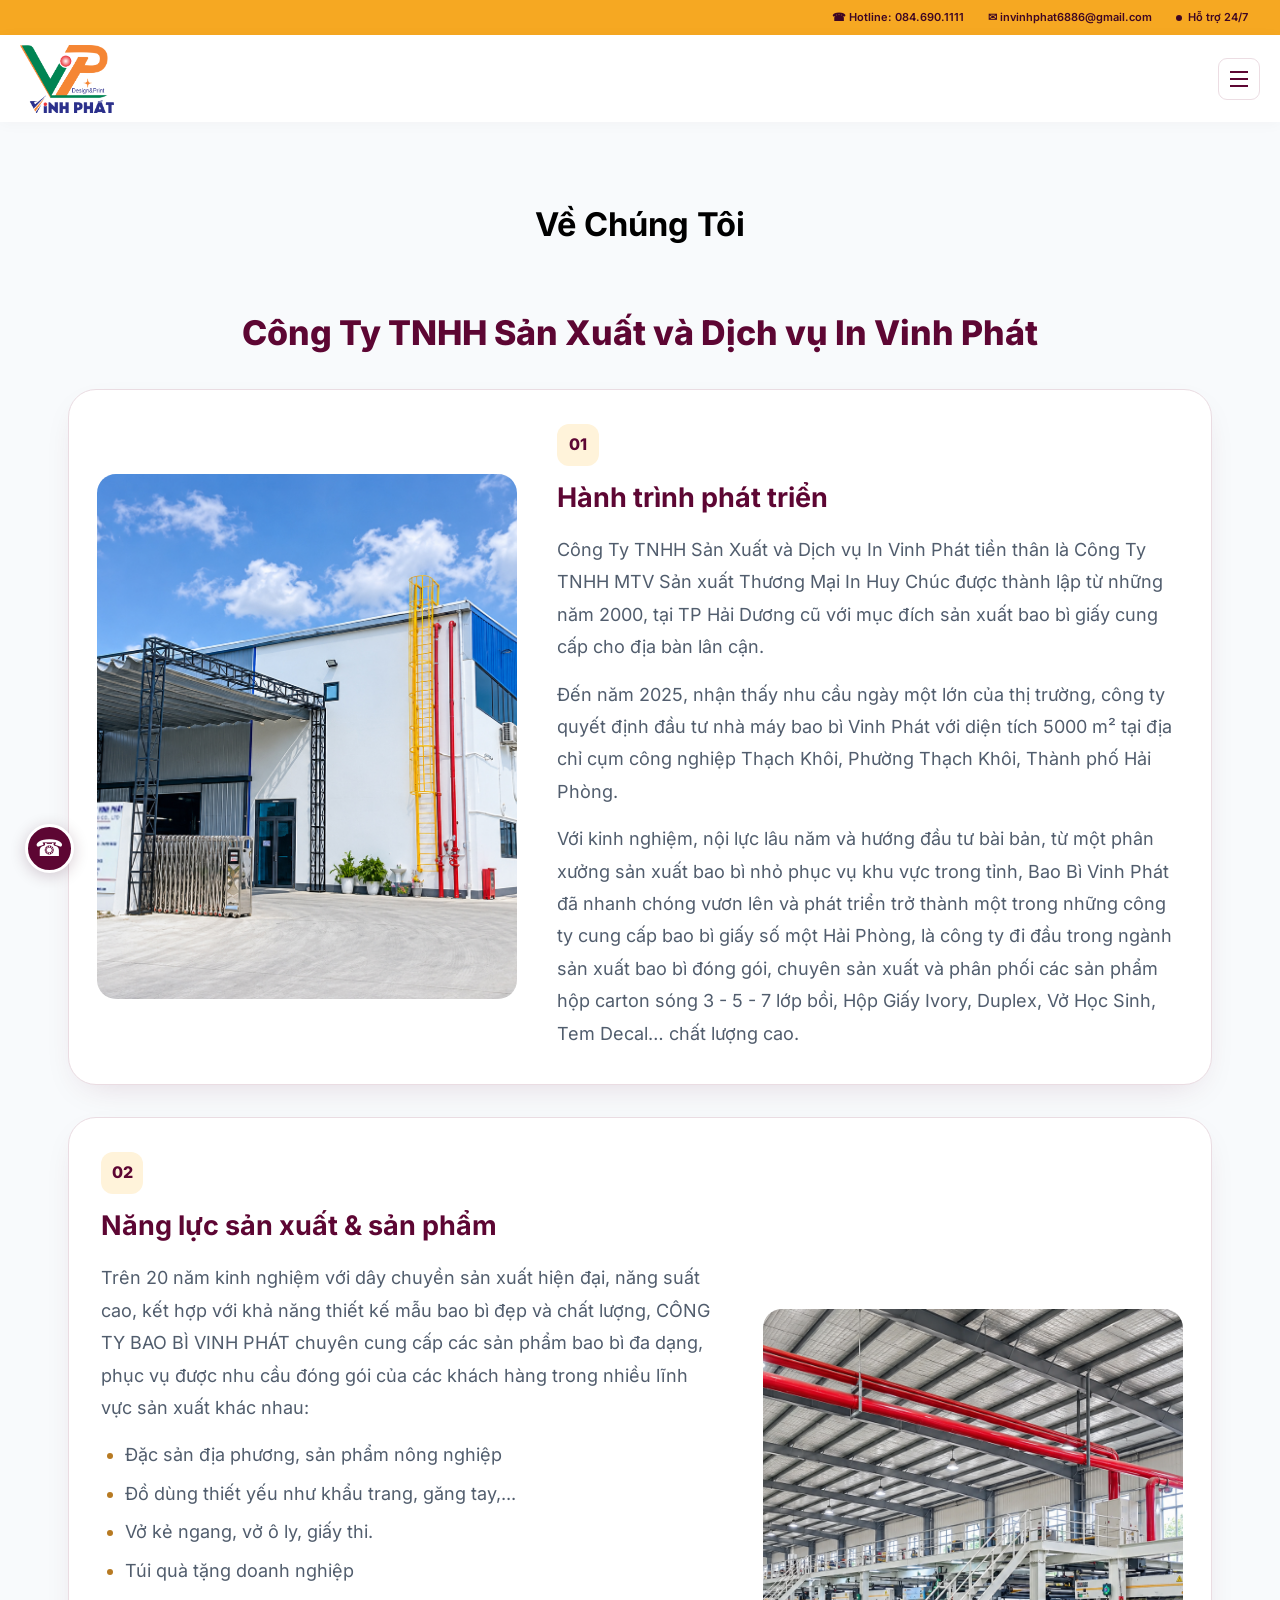
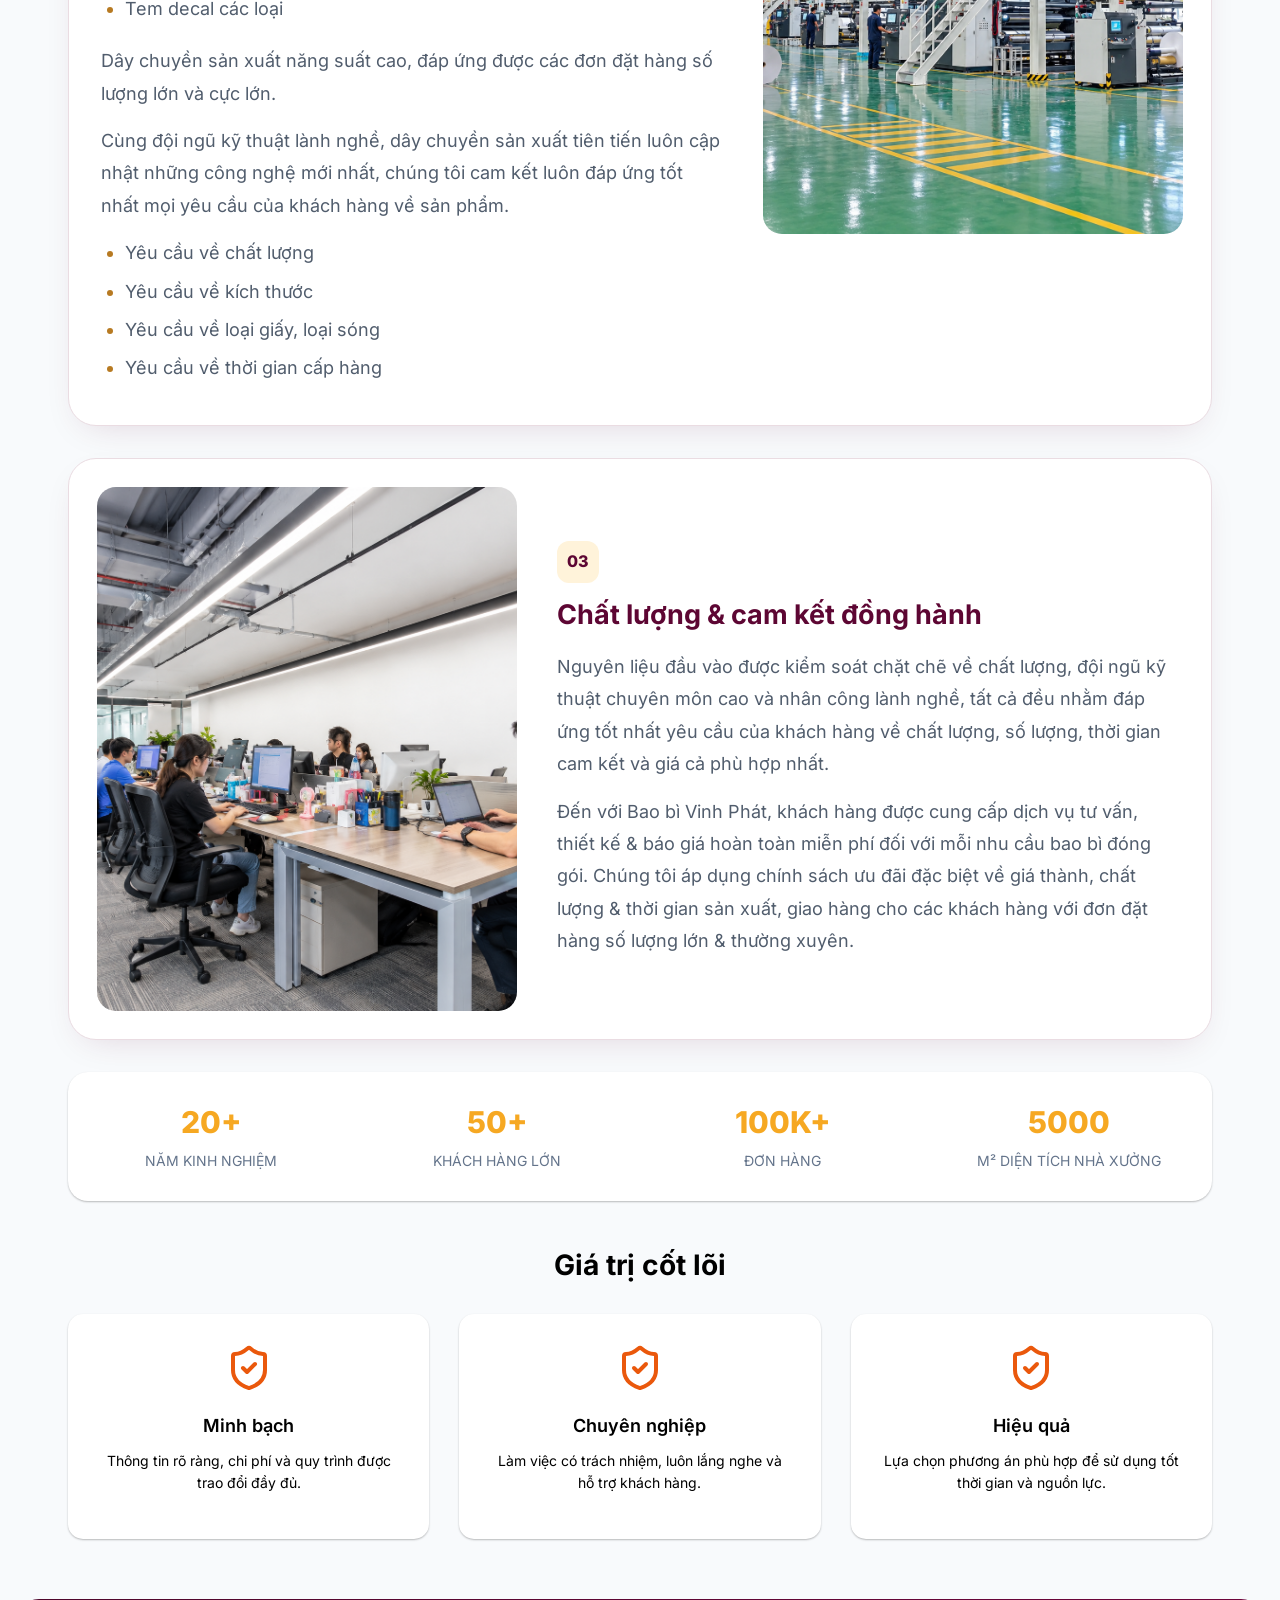
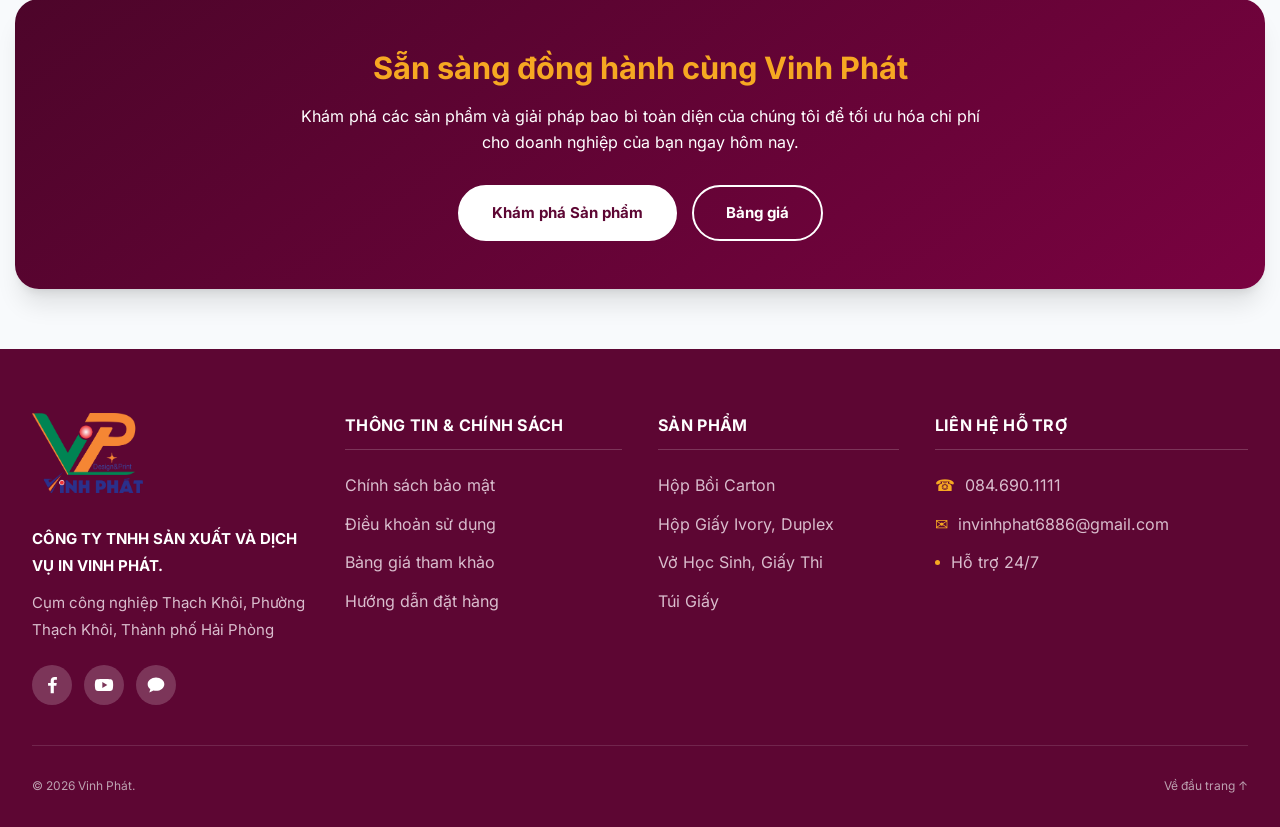
<file: gioi-thieu.html>
<!DOCTYPE html>
<html lang="vi">
<head>
  <meta charset="UTF-8">
  <meta name="viewport" content="width=device-width, initial-scale=1.0">
  <meta name="description" content="Giới thiệu về Vinh Phát.">
  <meta name="theme-color" content="#5d0633">
  <title>Giới thiệu</title>
  <link rel="icon" href="assets/LOGO VINH PHÁT.png" type="image/png">
  <link rel="preload" href="assets/fonts/inter-400.ttf" as="font" type="font/ttf" crossorigin>
  <link rel="stylesheet" href="styles.css">
  <link rel="stylesheet" href="about.css">
  <link rel="stylesheet" href="footer.css">
  <!-- about-data.js: nội dung giới thiệu; data.js: thương hiệu, menu và liên hệ dùng chung. -->
  <script src="data.js" defer></script>
  <script src="footer-socials.js" defer></script>
  <script src="about-data.js" defer></script>
  <script src="about.js" defer></script>
</head>
<body class="about-page">
  <a class="skip-link" href="#noi-dung">Bỏ qua menu, đến nội dung</a>
  <div class="topbar">
    <div class="container topbar-inner">

      <div class="topbar-contact">
        <a href="tel:0846901111">☎ <span>Hotline: 084.690.1111</span></a>
        <a href="mailto:invinhphat6886@gmail.com">✉ <span>invinhphat6886@gmail.com</span></a>
        <span class="support"><span class="status-dot"></span> Hỗ trợ 24/7</span>
      </div>
    </div>
  </div>
  <header class="header" id="dau-trang">
    <div class="container header-inner">
      <a class="brand" href="index.html" aria-label="Vinh Phát - Trang chủ">
        <img src="assets/LOGO VINH PHÁT.png" width="205" height="57" alt="Vinh Phát Design & Print">
      </a>
      <button class="menu-toggle" type="button" aria-label="Mở menu" aria-controls="main-nav" aria-expanded="false"><span></span><span></span><span></span></button>
      <nav id="main-nav" class="nav" aria-label="Điều hướng chính"><a href="index.html#trang-chu">Trang chủ</a><a href="gioi-thieu.html" class="active" aria-current="page">Giới thiệu</a><a href="dich-vu.html">Sản phẩm</a><a href="bang-gia.html">Bảng giá</a><a href="lien-he-va-bao-gia.html">Liên hệ và Báo giá</a><a href="chinh-sach-quy-dinh.html">Chính sách &amp; Quy định</a><a role="link" aria-disabled="true">Tin tức</a></nav>
    </div>
  </header>

  <main id="noi-dung">
    <div class="about-shell">
      <h1 class="about-page-title">Về Chúng Tôi</h1>
      <div class="about-panels">
        <section id="overview-panel" class="about-panel" aria-labelledby="overview-title">
          <section class="overview-intro" aria-labelledby="overview-title"><h2 id="overview-title">Công Ty TNHH Sản Xuất và Dịch vụ In Vinh Phát</h2><div class="overview-cards"><article class="intro-card" aria-labelledby="intro-title-0"><div class="intro-image"><img src="assets/Anh Xuong/Ảnh nhà máy .jpg" alt="Nhà máy bao bì Vinh Phát" width="800" height="900" loading="lazy"></div><div class="intro-content"><span class="intro-number" aria-hidden="true">01</span><h3 id="intro-title-0">Hành trình phát triển</h3><div class="overview-copy"><p>Công Ty TNHH Sản Xuất và Dịch vụ In Vinh Phát tiền thân là Công Ty TNHH MTV Sản xuất Thương Mại In Huy Chúc được thành lập từ những năm 2000, tại TP Hải Dương cũ với mục đích sản xuất bao bì giấy cung cấp cho địa bàn lân cận.</p><p>Đến năm 2025, nhận thấy nhu cầu ngày một lớn của thị trường, công ty quyết định đầu tư nhà máy bao bì Vinh Phát với diện tích 5000 m² tại địa chỉ cụm công nghiệp Thạch Khôi, Phường Thạch Khôi, Thành phố Hải Phòng.</p><p>Với kinh nghiệm, nội lực lâu năm và hướng đầu tư bài bản, từ một phân xưởng sản xuất bao bì nhỏ phục vụ khu vực trong tỉnh, Bao Bì Vinh Phát đã nhanh chóng vươn lên và phát triển trở thành một trong những công ty cung cấp bao bì giấy số một Hải Phòng, là công ty đi đầu trong ngành sản xuất bao bì đóng gói, chuyên sản xuất và phân phối các sản phẩm hộp carton sóng 3 - 5 - 7 lớp bồi, Hộp Giấy Ivory, Duplex, Vở Học Sinh, Tem Decal… chất lượng cao.</p></div></div></article>
<article class="intro-card" aria-labelledby="intro-title-1"><div class="intro-image"><img src="assets/Anh Xuong/Ảnh bên trong.png" alt="Không gian sản xuất bên trong nhà xưởng Vinh Phát" width="800" height="900" loading="lazy"></div><div class="intro-content"><span class="intro-number" aria-hidden="true">02</span><h3 id="intro-title-1">Năng lực sản xuất &amp; sản phẩm</h3><div class="overview-copy"><p>Trên 20 năm kinh nghiệm với dây chuyền sản xuất hiện đại, năng suất cao, kết hợp với khả năng thiết kế mẫu bao bì đẹp và chất lượng, CÔNG TY BAO BÌ VINH PHÁT chuyên cung cấp các sản phẩm bao bì đa dạng, phục vụ được nhu cầu đóng gói của các khách hàng trong nhiều lĩnh vực sản xuất khác nhau:</p><ul><li>Đặc sản địa phương, sản phẩm nông nghiệp</li><li>Đồ dùng thiết yếu như khẩu trang, găng tay,...</li><li>Vở kẻ ngang, vở ô ly, giấy thi.</li><li>Túi quà tặng doanh nghiệp</li><li>Tem decal các loại</li></ul><p>Dây chuyền sản xuất năng suất cao, đáp ứng được các đơn đặt hàng số lượng lớn và cực lớn.</p><p>Cùng đội ngũ kỹ thuật lành nghề, dây chuyền sản xuất tiên tiến luôn cập nhật những công nghệ mới nhất, chúng tôi cam kết luôn đáp ứng tốt nhất mọi yêu cầu của khách hàng về sản phẩm.</p><ul><li>Yêu cầu về chất lượng</li><li>Yêu cầu về kích thước</li><li>Yêu cầu về loại giấy, loại sóng</li><li>Yêu cầu về thời gian cấp hàng</li></ul></div></div></article>
<article class="intro-card" aria-labelledby="intro-title-2"><div class="intro-image"><img src="assets/Anh Xuong/Anh Nhan Vien Tu Van.png" alt="Nhân viên tư vấn Vinh Phát" width="800" height="900" loading="lazy"></div><div class="intro-content"><span class="intro-number" aria-hidden="true">03</span><h3 id="intro-title-2">Chất lượng &amp; cam kết đồng hành</h3><div class="overview-copy"><p>Nguyên liệu đầu vào được kiểm soát chặt chẽ về chất lượng, đội ngũ kỹ thuật chuyên môn cao và nhân công lành nghề, tất cả đều nhằm đáp ứng tốt nhất yêu cầu của khách hàng về chất lượng, số lượng, thời gian cam kết và giá cả phù hợp nhất.</p><p>Đến với Bao bì Vinh Phát, khách hàng được cung cấp dịch vụ tư vấn, thiết kế &amp; báo giá hoàn toàn miễn phí đối với mỗi nhu cầu bao bì đóng gói. Chúng tôi áp dụng chính sách ưu đãi đặc biệt về giá thành, chất lượng &amp; thời gian sản xuất, giao hàng cho các khách hàng với đơn đặt hàng số lượng lớn &amp; thường xuyên.</p></div></div></article></div><div class="about-stats" aria-label="Những con số nổi bật"></div></section>
          <section class="about-values" aria-labelledby="values-title">
            <h2 id="values-title">Giá trị cốt lõi</h2>
            <div class="value-grid"></div>
          </section>
        </section>
      </div>
    </div>
    <section class="about-cta" aria-labelledby="about-cta-title">
      <h2 id="about-cta-title">Sẵn sàng đồng hành cùng Vinh Phát?</h2>
      <p></p>
      <div class="about-cta-buttons"></div>
    </section>
  </main>


  <footer class="footer">
    <div class="container">
      <div class="footer-grid">
        <div class="footer-about"><a href="index.html"><img src="assets/LOGO VINH PHÁT.png" width="230" height="90" loading="lazy" alt="Vinh Phát Design &amp; Print"></a><p class="footer-company-name">CÔNG TY TNHH SẢN XUẤT VÀ DỊCH VỤ IN VINH PHÁT.</p><p class="footer-address">Cụm công nghiệp Thạch Khôi, Phường Thạch Khôi, Thành phố Hải Phòng</p><div class="footer-socials" aria-label="Mạng xã hội"><button class="footer-social-button" type="button" aria-label="Facebook" title="Facebook"><svg viewBox="0 0 24 24" aria-hidden="true" fill="currentColor"><path d="M14.2 22v-9h3l.5-3.5h-3.5V7.3c0-1 .3-1.7 1.8-1.7h1.9V2.5a25 25 0 0 0-2.8-.2c-2.8 0-4.7 1.7-4.7 4.8v2.4H7.3V13h3.1v9z"/></svg></button><button class="footer-social-button" type="button" aria-label="YouTube" title="YouTube"><svg viewBox="0 0 24 24" aria-hidden="true" fill="currentColor"><path fill-rule="evenodd" d="M22.5 7.3a3 3 0 0 0-2.1-2.1C18.5 4.7 12 4.7 12 4.7s-6.5 0-8.4.5a3 3 0 0 0-2.1 2.1A30 30 0 0 0 1 12a30 30 0 0 0 .5 4.7 3 3 0 0 0 2.1 2.1c1.9.5 8.4.5 8.4.5s6.5 0 8.4-.5a3 3 0 0 0 2.1-2.1A30 30 0 0 0 23 12a30 30 0 0 0-.5-4.7ZM10 15.5v-7l6 3.5z"/></svg></button><button class="footer-social-button" type="button" aria-label="Chat" title="Chat"><svg viewBox="0 0 24 24" aria-hidden="true" fill="currentColor"><path d="M12 3C6.5 3 2 6.6 2 11c0 2.3 1.2 4.4 3.2 5.9L4 21l5-2.3c1 .2 2 .3 3 .3 5.5 0 10-3.6 10-8S17.5 3 12 3z"/></svg></button></div></div>
        <div><h2>THÔNG TIN &amp; CHÍNH SÁCH</h2><a href="chinh-sach-quy-dinh.html#bao-mat">Chính sách bảo mật</a><a href="chinh-sach-quy-dinh.html#dieu-khoan-su-dung">Điều khoản sử dụng</a><a href="bang-gia.html">Bảng giá tham khảo</a><a href="dich-vu.html">Hướng dẫn đặt hàng</a></div>
        <div><h2>SẢN PHẨM</h2><a href="dich-vu.html#hop-carton-boi">Hộp Bồi Carton</a><a href="dich-vu.html#hop-giay-ivory-duplex">Hộp Giấy Ivory, Duplex</a><a href="dich-vu.html#vo-hoc-sinh-giay-thi">Vở Học Sinh, Giấy Thi</a><a href="dich-vu.html#tui-giay">Túi Giấy</a></div>
        <div class="footer-contact"><h2>LIÊN HỆ HỖ TRỢ</h2><a href="tel:0846901111"><span aria-hidden="true">&#x260E;</span> 084.690.1111</a><a href="mailto:invinhphat6886@gmail.com"><span aria-hidden="true">&#x2709;</span> invinhphat6886@gmail.com</a><p><span class="status-dot"></span> Hỗ trợ 24/7</p></div>
      </div>
      <div class="footer-bottom"><p>&copy; <span id="copyright-year">2026</span> Vinh Phát.</p><a href="#dau-trang">Về đầu trang &#8593;</a></div>
    </div>
  </footer>

  <a class="floating-contact" href="tel:0846901111" aria-label="Gọi tư vấn: 084.690.1111"><span aria-hidden="true">☎</span></a>
  <button class="back-top" type="button" aria-label="Về đầu trang" hidden>↑</button>
</body>
</html>
</file>
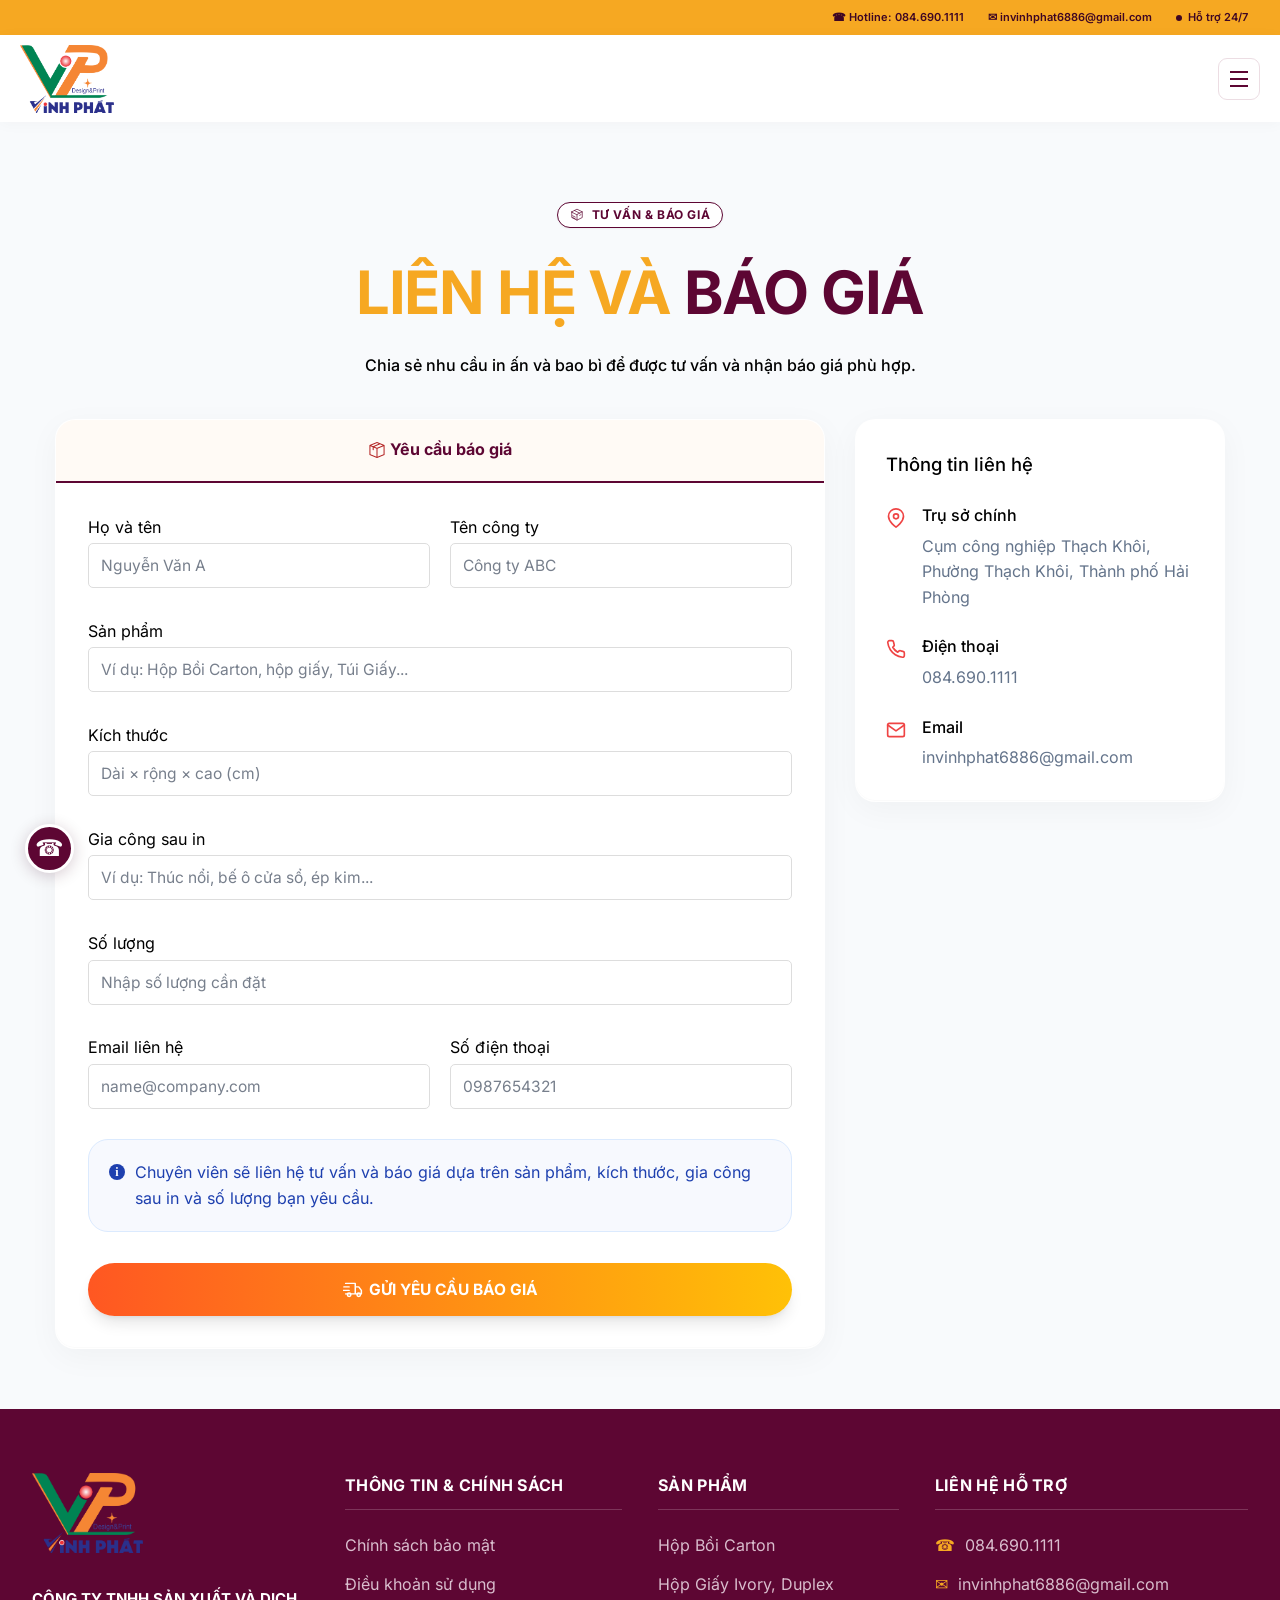
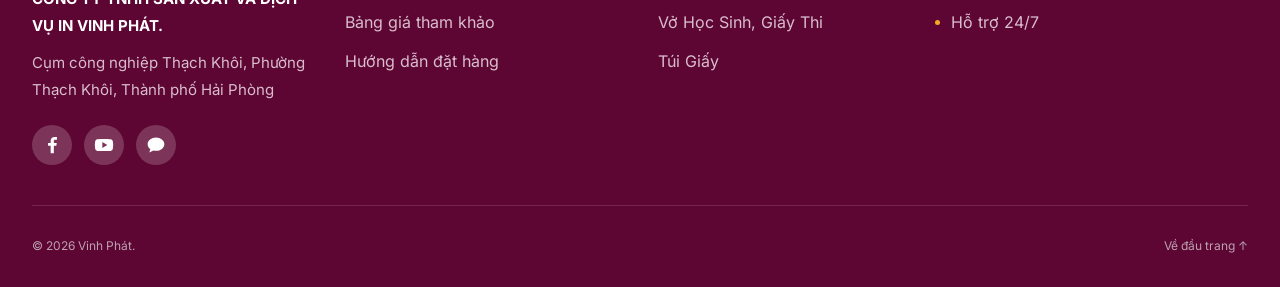
<file: lien-he-va-bao-gia.html>
<!DOCTYPE html>
<html lang="vi">
<head>
  <meta charset="UTF-8">
  <meta name="viewport" content="width=device-width, initial-scale=1.0">
  <meta name="description" content="Liên hệ Vinh Phát để được tư vấn và nhận báo giá in ấn, bao bì giấy.">
  <meta name="theme-color" content="#5d0633">
  <title>Liên hệ và báo giá</title>
  <link rel="icon" href="assets/LOGO VINH PHÁT.png" type="image/png">
  <link rel="preload" href="assets/fonts/inter-400.ttf" as="font" type="font/ttf" crossorigin>
  <link rel="stylesheet" href="styles.css">
  <link rel="stylesheet" href="contact.css">
  <link rel="stylesheet" href="footer.css">
  <!-- contact-data.js: page content; data.js: shared brand, menu and contacts. -->
  <script src="data.js" defer></script>
  <script src="footer-socials.js" defer></script>
  <script src="contact-data.js" defer></script>
  <script src="contact.js" defer></script>
</head>
<body class="contact-page">
  <a class="skip-link" href="#noi-dung">Bỏ qua menu, đến nội dung</a>
  <div class="topbar">
    <div class="container topbar-inner">

      <div class="topbar-contact">
        <a href="tel:0846901111">☎ <span>Hotline: 084.690.1111</span></a>
        <a href="mailto:invinhphat6886@gmail.com">✉ <span>invinhphat6886@gmail.com</span></a>
        <span class="support"><span class="status-dot"></span> Hỗ trợ 24/7</span>
      </div>
    </div>
  </div>
  <header class="header" id="dau-trang">
    <div class="container header-inner">
      <a class="brand" href="index.html" aria-label="Vinh Phát - Trang chủ">
        <img src="assets/LOGO VINH PHÁT.png" width="205" height="57" alt="Vinh Phát Design & Print">
      </a>
      <button class="menu-toggle" type="button" aria-label="Mở menu" aria-controls="main-nav" aria-expanded="false"><span></span><span></span><span></span></button>
      <nav id="main-nav" class="nav" aria-label="Điều hướng chính"><a href="index.html#trang-chu">Trang chủ</a><a href="gioi-thieu.html">Giới thiệu</a><a href="dich-vu.html">Sản phẩm</a><a href="bang-gia.html">Bảng giá</a><a href="lien-he-va-bao-gia.html" class="active" aria-current="page">Liên hệ và Báo giá</a><a href="chinh-sach-quy-dinh.html">Chính sách &amp; Quy định</a><a role="link" aria-disabled="true">Tin tức</a></nav>
    </div>
  </header>

  <main id="noi-dung">
    <div class="contact-hero">
      <p class="contact-badge"><img src="assets/icons/carton.svg" width="14" height="14" alt="">BÁO GIÁ TỰ ĐỘNG 24/7</p>
      <h1 class="contact-heading"><span>LIÊN HỆ VÀ</span> BÁO GIÁ</h1>
      <p class="contact-subtitle">Chia sẻ nhu cầu in ấn và bao bì để được tư vấn và nhận báo giá phù hợp.</p>
    </div>
    <div class="contact-layout">
      <section class="contact-form-card" aria-labelledby="contact-form-title">
        <h2 class="contact-form-title" id="contact-form-title"><img src="assets/contact/box.png" width="16" height="16" alt="">Yêu cầu báo giá</h2>
        <form class="contact-form"></form>
      </section>
      <aside class="contact-info-card" aria-labelledby="contact-info-title">
        <h2 id="contact-info-title">Thông tin liên hệ</h2>
        <div class="contact-info-list"></div>
      </aside>
    </div>
    <noscript><p class="container">Vui lòng bật JavaScript để hiển thị biểu mẫu báo giá, hoặc liên hệ qua điện thoại và email ở chân trang.</p></noscript>
  </main>


  <footer class="footer">
    <div class="container">
      <div class="footer-grid">
        <div class="footer-about"><a href="index.html"><img src="assets/LOGO VINH PHÁT.png" width="230" height="90" loading="lazy" alt="Vinh Phát Design &amp; Print"></a><p class="footer-company-name">CÔNG TY TNHH SẢN XUẤT VÀ DỊCH VỤ IN VINH PHÁT.</p><p class="footer-address">Cụm công nghiệp Thạch Khôi, Phường Thạch Khôi, Thành phố Hải Phòng</p><div class="footer-socials" aria-label="Mạng xã hội"><button class="footer-social-button" type="button" aria-label="Facebook" title="Facebook"><svg viewBox="0 0 24 24" aria-hidden="true" fill="currentColor"><path d="M14.2 22v-9h3l.5-3.5h-3.5V7.3c0-1 .3-1.7 1.8-1.7h1.9V2.5a25 25 0 0 0-2.8-.2c-2.8 0-4.7 1.7-4.7 4.8v2.4H7.3V13h3.1v9z"/></svg></button><button class="footer-social-button" type="button" aria-label="YouTube" title="YouTube"><svg viewBox="0 0 24 24" aria-hidden="true" fill="currentColor"><path fill-rule="evenodd" d="M22.5 7.3a3 3 0 0 0-2.1-2.1C18.5 4.7 12 4.7 12 4.7s-6.5 0-8.4.5a3 3 0 0 0-2.1 2.1A30 30 0 0 0 1 12a30 30 0 0 0 .5 4.7 3 3 0 0 0 2.1 2.1c1.9.5 8.4.5 8.4.5s6.5 0 8.4-.5a3 3 0 0 0 2.1-2.1A30 30 0 0 0 23 12a30 30 0 0 0-.5-4.7ZM10 15.5v-7l6 3.5z"/></svg></button><button class="footer-social-button" type="button" aria-label="Chat" title="Chat"><svg viewBox="0 0 24 24" aria-hidden="true" fill="currentColor"><path d="M12 3C6.5 3 2 6.6 2 11c0 2.3 1.2 4.4 3.2 5.9L4 21l5-2.3c1 .2 2 .3 3 .3 5.5 0 10-3.6 10-8S17.5 3 12 3z"/></svg></button></div></div>
        <div><h2>THÔNG TIN &amp; CHÍNH SÁCH</h2><a href="chinh-sach-quy-dinh.html#bao-mat">Chính sách bảo mật</a><a href="chinh-sach-quy-dinh.html#dieu-khoan-su-dung">Điều khoản sử dụng</a><a href="bang-gia.html">Bảng giá tham khảo</a><a href="dich-vu.html">Hướng dẫn đặt hàng</a></div>
        <div><h2>SẢN PHẨM</h2><a href="dich-vu.html#hop-carton-boi">Hộp Bồi Carton</a><a href="dich-vu.html#hop-giay-ivory-duplex">Hộp Giấy Ivory, Duplex</a><a href="dich-vu.html#vo-hoc-sinh-giay-thi">Vở Học Sinh, Giấy Thi</a><a href="dich-vu.html#tui-giay">Túi Giấy</a></div>
        <div class="footer-contact"><h2>LIÊN HỆ HỖ TRỢ</h2><a href="tel:0846901111"><span aria-hidden="true">&#x260E;</span> 084.690.1111</a><a href="mailto:invinhphat6886@gmail.com"><span aria-hidden="true">&#x2709;</span> invinhphat6886@gmail.com</a><p><span class="status-dot"></span> Hỗ trợ 24/7</p></div>
      </div>
      <div class="footer-bottom"><p>&copy; <span id="copyright-year">2026</span> Vinh Phát.</p><a href="#dau-trang">Về đầu trang &#8593;</a></div>
    </div>
  </footer>

  <a class="floating-contact" href="tel:0846901111" aria-label="Gọi tư vấn: 084.690.1111"><span aria-hidden="true">☎</span></a>
  <button class="back-top" type="button" aria-label="Về đầu trang" hidden>↑</button>
</body>
</html>
</file>
<file: styles.css>
@font-face{font-family:Inter;src:url('assets/fonts/inter-400.ttf') format('truetype');font-style:normal;font-weight:400;font-display:swap}
@font-face{font-family:Inter;src:url('assets/fonts/inter-500.ttf') format('truetype');font-style:normal;font-weight:500;font-display:swap}
@font-face{font-family:Inter;src:url('assets/fonts/inter-600.ttf') format('truetype');font-style:normal;font-weight:600;font-display:swap}
@font-face{font-family:Inter;src:url('assets/fonts/inter-700.ttf') format('truetype');font-style:normal;font-weight:700;font-display:swap}
@font-face{font-family:Inter;src:url('assets/fonts/inter-800.ttf') format('truetype');font-style:normal;font-weight:800;font-display:swap}
@font-face{font-family:Inter;src:url('assets/fonts/inter-900.ttf') format('truetype');font-style:normal;font-weight:900;font-display:swap}

:root{--wine:#5d0633;--wine-dark:#3e0624;--gold:#f6a822;--ink:#22212a;--muted:#677080;--cream:#fffaf2;--border:#eee6e9;--container:1250px}
*{box-sizing:border-box}html{scroll-behavior:smooth;scroll-padding-top:110px}body{margin:0;font-family:Inter,Arial,sans-serif;font-size:15px;line-height:1.7;color:var(--ink);background:#fff}body.dialog-open{overflow:hidden}button,a{-webkit-tap-highlight-color:transparent}a{color:inherit;text-decoration:none}button{font:inherit;cursor:pointer}img{display:block;max-width:100%;height:auto}button,a{transition:color .2s,background .2s,transform .2s,box-shadow .2s}button:focus-visible,a:focus-visible,[tabindex]:focus-visible{outline:3px solid var(--gold);outline-offset:5px}button[hidden],[hidden]{display:none!important}h1,h2,h3,p{margin-top:0}h1,h2,h3{line-height:1.22}h2{font-size:clamp(28px,3vw,39px);font-weight:800;letter-spacing:-1.2px;color:var(--wine);margin-bottom:17px}h3{font-weight:700}p{margin-bottom:18px}.container{width:min(var(--container),calc(100% - 64px));margin-inline:auto}.section{padding:88px 0}.skip-link{position:fixed;top:-100px;left:16px;z-index:100;background:var(--wine);color:#fff;padding:10px 20px}.skip-link:focus{top:10px}
.topbar{background:var(--gold);color:var(--wine-dark);font-size:11px;font-weight:600}.topbar-inner{display:flex;align-items:center;justify-content:flex-end;gap:20px;min-height:35px}.topbar-contact{display:flex;gap:24px;align-items:center}.topbar-contact a:hover{text-decoration:underline}.support{display:flex;align-items:center;gap:6px}.status-dot{display:inline-block;width:6px;height:6px;flex-shrink:0;border-radius:50%;background:currentColor}.header{position:sticky;top:0;z-index:30;background:#fff;box-shadow:0 2px 14px #42051b08}.header-inner{display:flex;align-items:center;justify-content:center;gap:40px;min-height:87px;width:min(1440px,calc(100% - 64px))}.brand{flex-shrink:0}.brand img{width:205px;height:68px;object-fit:contain;object-position:left center}.nav{display:flex;flex:1;align-items:center;justify-content:center;gap:22px;font-size:16px;font-weight:600;color:var(--wine);white-space:nowrap}.nav>a{padding:12px 0;position:relative}.nav>a:hover,.nav>a.active{color:var(--gold)}.menu-toggle{display:none}
.hero{padding:66px 0 0;background:#fff}.hero-grid{display:grid;grid-template-columns:1fr 1fr;gap:58px;align-items:center}.eyebrow{display:inline-flex;align-items:center;gap:8px;padding:5px 12px;border:1px solid #5d06332b;border-radius:40px;background:#ffffffb3;font-size:10px;letter-spacing:1px;font-weight:700;color:var(--wine);margin-bottom:22px}.eyebrow>span{font-size:20px;line-height:1;color:var(--gold)}h1{color:var(--wine);font-size:clamp(40px,4.3vw,59px);letter-spacing:-2.5px;line-height:1.08;font-weight:800;margin-bottom:24px}h1>span{color:var(--gold)}.hero-description{max-width:530px;color:#55505a;font-size:16px;line-height:1.85;margin-bottom:26px}.hero-actions{display:flex;gap:12px;flex-wrap:wrap}.button{display:inline-flex;align-items:center;justify-content:center;gap:22px;min-height:47px;padding:12px 24px;border-radius:40px;font-size:13px;font-weight:600;line-height:1.5}.button:hover{transform:translateY(-2px)}.button-wine{background:linear-gradient(100deg,var(--wine),#850b3a);color:#fff;box-shadow:0 7px 16px #5d063319}.button-wine:hover{box-shadow:0 9px 22px #5d063332}.button-white{background:#fff;color:var(--wine);border:1px solid #eadfe0}.button-gold{background:var(--gold);color:var(--wine-dark)}.trust-tags{display:flex;gap:14px;flex-wrap:wrap;margin-top:24px;font-size:14px;font-weight:600;color:var(--wine)}.trust-tags>span{display:flex;gap:9px;align-items:center;padding:8px 14px;background:#fffaf2;border:1px solid #ecd4be;border-radius:99px;box-shadow:0 5px 14px #5d063312}.trust-tags>span>span{color:var(--wine);background:#fff0d5;width:30px;height:30px;flex-shrink:0;display:grid;place-items:center;border-radius:50%}.hero-visual{position:relative;padding-bottom:0}.slider{position:relative;height:400px;border:5px solid #fff;border-radius:19px;box-shadow:0 24px 45px #5d06331b;overflow:hidden;background:var(--wine)}.slides,.slide,.slider-shade{position:absolute;inset:0;width:100%;height:100%}.slide{object-fit:cover;opacity:0;transition:opacity .8s}.slide.is-active{opacity:1}.slider-shade{background:linear-gradient(0deg,#230c21c9,transparent 65%);pointer-events:none}.slider-caption{position:absolute;left:29px;bottom:65px;color:#fff}.slider-caption>span{font-size:9px;letter-spacing:2px;display:block;margin-bottom:10px;color:#ffe1a7}.slider-caption strong{font-size:27px;line-height:1.25;font-weight:600}.slider-controls{position:absolute;bottom:17px;left:28px;right:24px;display:flex;align-items:center;gap:13px;color:#fff}.slider-dots{display:flex;align-items:center;gap:3px}.slider-dots button{position:relative;width:25px;height:28px;border:0;background:transparent;padding:0}.slider-dots button:after{content:'';position:absolute;top:11px;left:6px;width:7px;height:7px;border-radius:8px;background:#ffffff65;transition:width .2s,background .2s}.slider-dots button.is-active:after{width:19px;left:0;background:var(--gold)}.slide-number{font-size:10px;letter-spacing:2px;margin-left:auto}.stats{margin-top:48px;position:relative;top:32px;display:grid;grid-template-columns:repeat(4,1fr);background:#fffdfa;padding:27px 20px;border:1px solid #ead8e0;border-radius:19px;box-shadow:0 16px 40px -10px #5d063333,0 5px 14px #5d063312,inset 0 1px 0 #fff}.stats>div{text-align:center;position:relative}.stats>div+div:before{content:'';position:absolute;left:0;top:17%;height:66%;width:1px;background:#eadce1}.stats strong{display:block;color:var(--gold);font-size:34px;font-weight:800;line-height:1.2;letter-spacing:-1px}.stats strong span{font-size:28px}.stats>div>span{display:block;font-size:12px;letter-spacing:1px;color:#6e6470;font-weight:600;margin-top:7px}
.services{padding-top:110px;background:#fff}.section-heading{margin-bottom:38px}.section-heading p:last-child{color:var(--muted);font-size:14px;margin-bottom:0}.centered{text-align:center}.section-kicker{font-size:10px;letter-spacing:1.7px;font-weight:700;color:#ad690b;margin-bottom:14px;line-height:1.6}.service-grid{display:grid;grid-template-columns:repeat(4,1fr);gap:20px}.card-number{position:absolute;right:23px;top:29px;font-size:12px;color:#c9b9bf}.text-link{display:flex;align-items:center;justify-content:space-between;gap:12px;color:var(--wine);font-weight:600;font-size:12px;background:none;border:0;border-top:1px solid #f2ecec;padding:15px 0 0;width:100%;text-align:left}.text-link>span{font-size:18px;color:#b77a22}.text-link:hover{color:#a55b00}

.news{background:#fff}.news-heading{display:flex;align-items:center;justify-content:space-between;gap:30px}.news-heading-note{font-size:9px;color:var(--wine);font-weight:600;letter-spacing:1px;white-space:nowrap}.news-heading-note span{margin-left:12px;color:#b57915;font-size:20px}.news-grid{display:grid;grid-template-columns:repeat(3,1fr);gap:25px}.news-card{overflow:hidden;border:1px solid var(--border);border-radius:20px;transition:transform .25s,box-shadow .25s;background:#fff}.news-card:hover{transform:translateY(-5px);box-shadow:0 15px 30px #5d06330b}.news-image{height:215px;position:relative;overflow:hidden;background:#f9f0e7}.news-image img{width:100%;height:100%;object-fit:cover;transition:transform .4s}.news-card:hover .news-image img{transform:scale(1.04)}.news-image>span{position:absolute;left:18px;top:18px;font-size:8px;letter-spacing:.5px;font-weight:700;color:var(--wine);background:#fffffff0;border-radius:20px;padding:5px 11px}.news-body{padding:24px}.news-meta{font-size:10px;color:#8b8290;margin-bottom:12px}.news-meta span{padding-inline:8px;color:#bba8b0}.news-body h3{color:var(--wine);font-size:18px;line-height:1.5;letter-spacing:-.35px;margin-bottom:12px}.news-body>p:not(.news-meta){font-size:12px;color:var(--muted);line-height:1.8;margin-bottom:22px}
.contact-email{font-size:12px;color:#f9e8f1}.contact-email span{margin-left:15px}.contact-email:hover{color:var(--gold)}.contact-note{display:flex;align-items:center;gap:7px;font-size:10px;color:#d5b7c8}.contact-note .status-dot{color:var(--gold)}.footer{background:var(--wine-dark);color:#d9bdcd;padding-top:58px}.footer-grid{display:grid;grid-template-columns:1.3fr .85fr 1fr 1.15fr;gap:45px;padding-bottom:42px}.footer-about img{width:200px;height:66px;object-fit:contain;object-position:left center;margin-bottom:17px}.footer-about p{font-size:12px;max-width:260px;line-height:1.85}.footer-tagline{font-size:8px;letter-spacing:1.4px;color:#dca450}.footer h2{font-size:10px;font-weight:600;letter-spacing:1px;color:#fff;border-bottom:1px solid #ffffff20;padding:10px 0 13px;margin-bottom:20px}.footer-grid>div>a:not(.footer-about a){display:block;font-size:11px;margin-bottom:12px}.footer-grid>div>a:hover{color:var(--gold)}.footer-contact p{font-size:11px;margin-bottom:12px;display:flex;align-items:center;gap:8px}.footer-contact a{overflow-wrap:anywhere}.footer-contact a>span,.footer-contact p>span{color:var(--gold);margin-right:5px}.footer-contact .status-dot{margin-right:3px;width:5px;height:5px}.footer-bottom{display:flex;align-items:center;justify-content:space-between;gap:15px;border-top:1px solid #ffffff20;padding:22px 0;font-size:10px;color:#bca1b0}.footer-bottom p{margin:0}.floating-contact{position:fixed;bottom:27px;left:25px;z-index:20;width:49px;height:49px;display:grid;place-items:center;background:var(--wine);color:#fff;border-radius:50%;border:3px solid #fff;box-shadow:0 3px 16px #3e062433;font-size:23px}.floating-contact:hover{background:#88124b;transform:translateY(-3px)}.back-top{position:fixed;right:25px;bottom:30px;z-index:20;width:37px;height:37px;background:#fff;color:var(--wine);border:1px solid #ddc6d1;border-radius:9px;font-size:19px;box-shadow:0 3px 16px #3e062410}.article-dialog{border:1px solid var(--border);border-radius:20px;width:min(660px,calc(100% - 32px));max-height:85vh;padding:40px;color:var(--ink);box-shadow:0 30px 100px #0003}.article-dialog::backdrop{background:#260b1abb;backdrop-filter:blur(5px)}.article-dialog h2{font-size:28px;padding-right:15px}.article-dialog p,.article-dialog li{font-size:14px;color:var(--muted)}.article-dialog ul{padding-left:22px}.article-dialog li{margin-bottom:12px}.article-dialog .button{margin-top:12px}.dialog-close{position:absolute;top:10px;right:13px;border:0;background:#fff2e7;color:var(--wine);width:34px;height:34px;border-radius:50%;font-size:24px;line-height:1}
@media(min-width:1500px){.hero{padding-top:78px}.hero-grid{gap:75px}.slider{height:435px}}
@media(max-width:1100px){.brand img{width:175px}.header-inner{gap:20px}.hero-grid{gap:30px}h1{font-size:49px}.slider{height:385px}.service-grid{gap:15px}.footer-grid{gap:25px}.topbar-inner{justify-content:flex-end}}
@media(max-width:850px){.container{width:calc(100% - 40px)}.section{padding:64px 0}.header-inner{min-height:75px}.brand img{width:185px}.menu-toggle{display:flex;flex-direction:column;justify-content:center;gap:5px;width:42px;height:42px;border:1px solid #ecdde3;border-radius:9px;background:#fff;color:var(--wine);padding:11px}.menu-toggle span{height:2px;width:100%;background:currentColor;transition:transform .2s,opacity .2s}.menu-toggle[aria-expanded=true] span:first-child{transform:translateY(7px) rotate(45deg)}.menu-toggle[aria-expanded=true] span:nth-child(2){opacity:0}.menu-toggle[aria-expanded=true] span:last-child{transform:translateY(-7px) rotate(-45deg)}.nav{display:none;position:absolute;left:0;right:0;top:100%;padding:20px;background:#fff;box-shadow:0 15px 20px #5d063314;flex-direction:column;align-items:stretch;gap:2px;max-height:calc(100dvh - 120px);overflow:auto;font-size:14px}.nav.is-open{display:flex}.nav>a{padding:11px 16px}.nav>a.active:after{display:none}.nav>a.active{background:var(--cream);border-radius:6px}.hero{padding-top:42px}.hero-grid{gap:30px;grid-template-columns:1.05fr 1fr}h1{font-size:39px;letter-spacing:-1.7px}.hero-description{font-size:14px}.eyebrow{font-size:8px;letter-spacing:.6px}.hero-actions{gap:9px}.hero-actions .button{font-size:11px;padding:11px 18px;gap:10px;min-height:42px}.slider{height:365px}.slider-caption{left:19px}.slider-caption strong{font-size:23px}.slider-caption>span{font-size:8px;letter-spacing:1px}.trust-tags{font-size:13px;gap:12px}.stats{margin-top:22px}.services{padding-top:88px}.service-grid{grid-template-columns:repeat(2,1fr);gap:18px}.news-grid{gap:15px}.news-heading-note{display:none}.news-image{height:165px}.news-body{padding:18px}.news-body h3{font-size:16px}.news-image>span{left:10px;top:10px;font-size:7px;padding:5px 8px}.footer-grid{grid-template-columns:repeat(2,1fr);gap:30px 45px}.topbar{font-size:10px}.topbar-contact{gap:18px}}
@media(max-width:600px){.container{width:calc(100% - 36px)}.topbar-inner{justify-content:center;min-height:31px}.topbar-contact{justify-content:space-between;width:100%;gap:8px;font-size:9px}.topbar-contact>a:nth-child(2){display:none}.header-inner{min-height:71px}.brand img{width:173px}.hero{padding-top:31px}.hero-grid{grid-template-columns:1fr;gap:29px}.eyebrow{font-size:9px;margin-bottom:18px;padding:5px 10px}h1{font-size:clamp(39px,10.7vw,56px);letter-spacing:-1.8px;margin-bottom:21px}.hero-description{font-size:15px;line-height:1.85;max-width:100%;margin-bottom:22px}.hero-actions{gap:10px}.hero-actions .button{padding:12px 18px;font-size:11px;gap:14px}.trust-tags{margin-top:18px}.hero-visual{padding-bottom:0}.slider{height:295px;border-radius:17px;border-width:4px}.slider-caption{left:22px;bottom:64px}.slider-caption strong{font-size:26px}.slider-controls{left:20px;right:20px}.stats{top:26px;padding:21px 5px;gap:22px 0;grid-template-columns:repeat(2,1fr);margin-top:12px;border-radius:16px}.stats strong{font-size:30px}.stats strong span{font-size:25px}.stats>div>span{font-size:11px}.stats>div:nth-child(3):before{display:none}.section{padding:52px 0}.services{padding-top:77px}.section-heading{margin-bottom:28px}h2{font-size:29px;letter-spacing:-1px}.section-heading p:last-child{font-size:12px}.section-kicker{font-size:8px;letter-spacing:1.4px;margin-bottom:12px}.service-grid{gap:12px}.card-number{top:25px;right:16px;font-size:10px}.text-link{font-size:10px;padding-top:12px}.text-link>span{font-size:16px}.news-grid{grid-template-columns:1fr;gap:22px}.news-image{height:215px}.news-body{padding:22px}.news-image>span{top:16px;left:16px;font-size:8px}.news-body h3{font-size:20px}.news-body>p:not(.news-meta){font-size:12px}.news-body .text-link{font-size:12px}.contact-email{font-size:11px}.footer{padding-top:38px}.footer-grid{grid-template-columns:1fr 1fr;gap:28px 20px;padding-bottom:30px}.footer-about{grid-column:1/-1}.footer-about p{max-width:330px}.footer-about img{width:195px;height:62px;margin-bottom:13px}.footer-contact{grid-column:1/-1}.footer h2{font-size:9px;margin-bottom:17px;padding-top:0}.footer-grid>div>a:not(.footer-about a){font-size:11px}.footer-contact h2{max-width:260px}.footer-bottom{font-size:9px;padding:20px 0;align-items:flex-start}.floating-contact{left:15px;bottom:18px;width:45px;height:45px;font-size:21px}.back-top{right:15px;bottom:22px;width:34px;height:34px}.article-dialog{padding:36px 24px 27px}.article-dialog h2{font-size:24px}.article-dialog p,.article-dialog li{font-size:13px}}
/* Menu ??y ??: chuy?n sang menu thu g?n khi kh?ng ?? ch? cho t?m m?c. */
@media(max-width:1280px){
  .header-inner{justify-content:space-between;width:calc(100% - 40px)}
  .menu-toggle{display:flex;flex-direction:column;justify-content:center;gap:5px;width:42px;height:42px;border:1px solid #ecdde3;border-radius:9px;background:#fff;color:var(--wine);padding:11px;flex-shrink:0}
  .menu-toggle span{height:2px;width:100%;background:currentColor;transition:transform .2s,opacity .2s}
  .menu-toggle[aria-expanded=true] span:first-child{transform:translateY(7px) rotate(45deg)}
  .menu-toggle[aria-expanded=true] span:nth-child(2){opacity:0}
  .menu-toggle[aria-expanded=true] span:last-child{transform:translateY(-7px) rotate(-45deg)}
  .nav{display:none;position:absolute;left:0;right:0;top:100%;padding:18px 20px;background:#fff;box-shadow:0 15px 20px #5d063314;flex-direction:column;align-items:stretch;justify-content:flex-start;gap:3px;max-height:calc(100dvh - 120px);overflow:auto;font-size:16px;text-align:center}
  .nav.is-open{display:flex}
  .nav>a{padding:12px 16px;border-radius:6px}
  .nav>a.active{background:var(--cream)}
}
@media(max-width:600px){.header-inner{width:calc(100% - 36px)}}
.nav>a[aria-disabled="true"]{cursor:default;transition:color .2s,scale .2s ease}
@media(hover:hover) and (pointer:fine){.nav>a[aria-disabled="true"]:hover{scale:1.05}}
#hero-title{line-height:1.15}
.eyebrow>img{width:16px;height:16px;flex-shrink:0}
.services .section-heading p:last-child{font-size:18px}
@media(max-width:600px){.services .section-heading p:last-child{font-size:16px}}
.hero-actions{gap:20px}
.hero-actions .button{min-height:56px;padding:16px 30px;font-size:15px;gap:22px}
@media(max-width:850px){.hero-actions{gap:18px}.hero-actions .button{min-height:52px;padding:14px 24px;font-size:14px;gap:16px}}
@media(max-width:600px){.hero-actions{gap:14px}.hero-actions .button{flex:1 1 180px;padding:14px 22px}}
.trust-tags>span>span>img{width:18px;height:18px}
/* Lý do lựa chọn: ảnh và khung kinh nghiệm tách rời, theo bố cục mẫu. */
.about{padding:64px 0;background:#f8fafc}
.about-grid{display:grid;grid-template-columns:repeat(2,minmax(0,1fr));align-items:start;gap:48px}
.about-visual>img{display:block;width:100%;height:auto;aspect-ratio:1.54;object-fit:cover;border-radius:24px}
.experience{margin-top:24px;padding:25px 30px;border:1px solid #ffffffb3;border-radius:24px;background:linear-gradient(135deg,#fff9,#fff3);box-shadow:0 10px 40px -10px #0000001a,inset 0 1px 2px #fff9,inset 0 -1px 2px #0000000d}
.experience-label{margin:0 0 4px;font-size:12px;line-height:18px;font-weight:700;color:#94a3b8}
.experience-value{display:flex;align-items:baseline;gap:5px;line-height:1.2;margin:0}
.experience-value strong{font-size:34px;line-height:41px;font-weight:700;letter-spacing:-1px;color:var(--wine)}
.experience-value>span{font-size:18px;font-weight:700;color:var(--gold)}
.about-copy h2{font-size:38px;line-height:1.25;font-weight:700;letter-spacing:-.8px;color:#000;margin:0 0 26px}
.about-copy h2>span{color:var(--gold)}
.about-intro{font-size:14px;line-height:1.6;color:#64748b;margin:0 0 24px}
.reason-list{list-style:none;padding:0;margin:0 0 30px;display:grid;gap:25px}
.reason-list li{display:flex;align-items:flex-start;gap:10px}
.reason-number{display:grid;place-items:center;flex-shrink:0;width:32px;height:32px;border-radius:50%;background:#ffc45f;font-size:12px;line-height:1;font-weight:700;color:var(--wine)}
.reason-list h3{font-size:16px;line-height:22px;font-weight:600;color:#000;margin:0 0 4px}
.reason-list p{font-size:14px;line-height:1.6;color:#64748b;margin:0}
.about-copy>.button{padding:12px 32px;font-size:15px;line-height:22px;gap:14px;box-shadow:0 10px 15px -3px #0000001a,0 4px 6px -4px #0000001a}
@media(max-width:1100px){.about-grid{gap:32px}.about-copy h2{font-size:32px}}
@media(max-width:850px){.about-grid{grid-template-columns:1fr;gap:35px}.about-visual>img{max-height:440px}.experience{padding:24px 28px}.about-copy h2{font-size:34px}}
@media(max-width:600px){.about{padding:45px 0}.about-visual>img{border-radius:20px}.experience{border-radius:20px;padding:22px 24px}.about-copy h2{font-size:29px;letter-spacing:-.6px}.reason-list{gap:23px}.about-copy>.button{font-size:14px;padding:12px 26px}}
/* Lời mời xem bảng giá: bố cục căn giữa theo mẫu. */
.contact-section{padding:40px 0 48px;background:#fff}
.contact-banner{display:flex;flex-direction:column;align-items:center;gap:32px;text-align:center}
.contact-banner h2{font-size:38px;line-height:1.25;font-weight:700;letter-spacing:-1px;color:#000;margin:0 0 12px}
.contact-banner p{font-size:16px;line-height:25.6px;font-weight:500;color:#64748b;max-width:650px;margin:0 auto}
.contact-actions{display:flex;justify-content:center}
.contact-actions .button{min-height:32px;padding:6px 16px;border-radius:99px;background:linear-gradient(100deg,var(--wine),#910024);box-shadow:none;font-size:13px;line-height:20px;font-weight:700}
@media(max-width:600px){
  .contact-section{padding:36px 0 40px}
  .contact-banner{gap:26px}
  .contact-banner h2{font-size:29px;letter-spacing:-.6px}
  .contact-banner p{font-size:15px;line-height:24px}
}
/* Thẻ dịch vụ: nội dung căn giữa, icon lớn và sáng vàng khi tương tác. */
.service-card{position:relative;display:flex;flex-direction:column;align-items:center;text-align:center;padding:34px 24px;background:#fff;border:1px solid #e6cfd9;border-radius:22px;box-shadow:0 12px 32px #5d063314,0 3px 10px #5d06330a;transition:transform .25s,box-shadow .25s,border-color .25s}
.service-icon{display:grid;place-items:center;flex-shrink:0;width:78px;height:78px;margin:0 auto 25px;border:1px solid #f3e2c4;border-radius:20px;background:#fff8ea;transition:background .25s,border-color .25s,box-shadow .25s,transform .25s}
.service-icon img,.service-icon svg{width:44px;height:44px;transition:filter .25s,transform .25s}
.service-card h3{min-height:2.7em;font-size:23px;line-height:1.35;letter-spacing:-.5px;color:var(--wine);margin:0 0 16px}
.service-card p{flex:1;font-size:16px;line-height:1.8;color:#616475;margin:0 0 25px}
.service-card .text-link{justify-content:center;text-align:center;gap:12px;padding-top:18px;border-top-color:#eadde3;font-size:14px}
.service-card .text-link>span{font-size:20px}
.service-card:focus-within{border-color:var(--gold);box-shadow:0 18px 40px #5d06331c,0 0 0 1px #f6a82235}
.service-card:focus-within .service-icon{background:#fff4d9;border-color:var(--gold);box-shadow:0 0 0 5px #f6a82212,0 0 25px #f6a82250}
.service-card:focus-within .service-icon img,.service-card:focus-within .service-icon svg{filter:brightness(0) saturate(100%) invert(74%) sepia(82%) saturate(1326%) hue-rotate(345deg) brightness(102%) contrast(93%) drop-shadow(0 0 4px #f6a82280)}
@media(hover:hover) and (pointer:fine){
  .service-card:hover{transform:translateY(-7px);border-color:var(--gold);box-shadow:0 20px 42px #5d063321,0 0 0 1px #f6a82235}
  .service-card:hover .service-icon{background:#fff4d9;border-color:var(--gold);box-shadow:0 0 0 5px #f6a82212,0 0 25px #f6a82250;transform:scale(1.04)}
  .service-card:hover .service-icon img,.service-card:hover .service-icon svg{transform:scale(1.08);filter:brightness(0) saturate(100%) invert(74%) sepia(82%) saturate(1326%) hue-rotate(345deg) brightness(102%) contrast(93%) drop-shadow(0 0 4px #f6a82280)}
}
@media(min-width:851px) and (max-width:1100px){.service-card{padding:30px 18px}.service-card h3{font-size:20px}.service-card p{font-size:15px}}
@media(max-width:600px){
  .service-card{padding:28px 18px;border-radius:19px}
  .service-icon{width:68px;height:68px;margin-bottom:22px;border-radius:17px}
  .service-icon img,.service-icon svg{width:39px;height:39px}
  .service-card h3{font-size:19px}
  .service-card p{font-size:15px}
  .service-card .text-link{font-size:13px}
}
@media(max-width:480px){
  .service-grid{grid-template-columns:1fr;gap:22px}
  .service-card{padding:32px 26px}
  .service-icon{width:78px;height:78px}
  .service-icon img,.service-icon svg{width:44px;height:44px}
  .service-card h3{min-height:0;font-size:23px}
  .service-card h3 br{display:none}
  .service-card p{font-size:16px}
  .service-card .text-link{font-size:14px}
}
/* Dải logo đối tác chạy ngang liên tục, tràn hết chiều rộng màn hình. */
.partners{padding:85px 0 75px;background:#fff;border-top:1px solid #f3edee}
.partners>.container{width:100%;max-width:none}
.partners .section-heading{padding:0 24px;margin-bottom:48px}
.partners h2{font-size:clamp(30px,3vw,40px);font-weight:700;color:#000;margin-bottom:15px}
.partners .section-kicker{font-size:11px}
.partners .section-heading p:last-child{display:inline-block;max-width:100%;padding:4px 12px;border:1px solid var(--wine);border-radius:99px;background:#fff;color:var(--wine);font-size:12px;font-weight:700;line-height:1.35;text-transform:uppercase;letter-spacing:.2px}
.partner-logos{display:block;overflow:hidden;width:100%;padding:12px 0;--partner-width:220px;--partner-height:145px;--partner-duration:32s}
.partner-track{display:flex;width:max-content;animation:partner-scroll var(--partner-duration) linear infinite;will-change:transform}
.partner-group{display:flex;align-items:center;justify-content:space-around;flex-shrink:0;min-width:100vw;gap:56px;padding-right:56px}
.partner-logo{display:flex;align-items:center;justify-content:center;flex:0 0 var(--partner-width);width:var(--partner-width);height:var(--partner-height)}
.partner-logos img{width:100%;height:100%;max-height:none;object-fit:contain;mix-blend-mode:multiply}
@keyframes partner-scroll{to{transform:translateX(-50%)}}
@media(max-width:600px){
  .partners{padding:58px 0 50px}
  .partners .section-heading{margin-bottom:30px}
  .partners .section-heading p:last-child{font-size:11px;padding:5px 12px}
  .partner-group{gap:30px;padding-right:30px}
  .partner-logo{flex-basis:min(var(--partner-width),170px);width:min(var(--partner-width),170px);height:min(var(--partner-height),110px)}
}
/* Phóng to vùng có thể bấm mà không làm xê dịch bố cục. */
a[href]:not([class]){display:inline-block}
a[href],button,[role="button"]{transition:color .2s,background .2s,transform .2s,box-shadow .2s,scale .2s ease}
@media(hover:hover) and (pointer:fine){
  a[href]:hover,button:not(:disabled):hover,[role="button"]:hover{scale:1.05}
  a[href]:active,button:not(:disabled):active,[role="button"]:active{scale:.98}
}
@media(prefers-reduced-motion:reduce){
  html{scroll-behavior:auto}
  *,*:before,*:after{transition:none!important;animation:none!important}
  .partner-logos{overflow-x:auto}
  .partner-track{will-change:auto}
  .partner-group[aria-hidden=true]{display:none}
  a[href],button,[role="button"]{scale:none!important}
}

/* Cẩm nang in ấn và bao bì */
.news{background:linear-gradient(180deg,#fff 0%,#fffaf3 100%)}
.news .news-heading{align-items:flex-end;gap:28px;margin-bottom:32px}
.news .section-kicker{color:#a76a12;letter-spacing:1.8px}
.news .news-heading h2{font-size:clamp(28px,3vw,38px);letter-spacing:-1.1px;margin-bottom:12px}
.news .news-heading>div>p:last-child{max-width:620px;font-size:14px;line-height:1.8}
.news .news-heading-note{white-space:normal;max-width:220px;border-left:3px solid var(--gold);padding:8px 0 8px 16px;line-height:1.8;font-size:10px;letter-spacing:1px}
.news .news-grid{grid-template-columns:repeat(3,minmax(0,1fr));gap:24px}
.news .news-card{display:flex;flex-direction:column;border-color:#eadfd6;border-radius:18px;box-shadow:0 4px 18px #5d063305}
.news .news-image{height:240px;background:#f4eee6;border-bottom:1px solid #eadfd6}
.news .news-image img{object-fit:contain;padding:16px;background:#fff}
.news .news-image>span{top:auto;bottom:14px;left:16px;padding:7px 12px;background:var(--wine);color:#fff;font-size:9px;letter-spacing:.7px;box-shadow:0 3px 12px #5d06331a}
.news .news-body{padding:24px;display:flex;flex-direction:column;flex:1}
.news .news-meta{display:flex;align-items:center;flex-wrap:wrap;font-size:10px;gap:6px;margin-bottom:16px}
.news .news-meta span{padding:0}
.news .news-meta .news-step{display:inline-grid;place-items:center;width:28px;height:28px;border-radius:50%;background:#fff0d8;color:var(--wine);font-weight:700;margin-right:3px}
.news .news-body h3{font-size:20px;line-height:1.45;letter-spacing:-.4px;margin-bottom:12px}
.news .news-body>p:not(.news-meta){font-size:13px;line-height:1.8;margin-bottom:24px}
.news .news-body .text-link{display:flex;align-items:center;justify-content:space-between;width:100%;border-top:1px solid #eee4dc;padding-top:16px;margin-top:auto;font-size:12px;text-align:left}
.news .news-body .text-link span{display:grid;place-items:center;width:28px;height:28px;border-radius:50%;background:#fff0d8;color:var(--wine)}
.news-support{display:flex;align-items:center;justify-content:space-between;gap:28px;margin-top:28px;padding:26px 30px;border:1px solid #e9d9c5;border-radius:16px;background:#fff3e0}
.news-support h3{font-size:19px;line-height:1.5;color:var(--wine);margin-bottom:5px}
.news-support p{font-size:13px;line-height:1.8;color:var(--muted);margin:0;max-width:660px}
.news-support .button{flex-shrink:0;font-size:12px}
.news button:focus-visible,.news a:focus-visible{outline:3px solid var(--gold);outline-offset:5px}
@media(max-width:1000px) and (min-width:651px){
 .news .news-grid{gap:16px}.news .news-image{height:190px}.news .news-body{padding:18px}.news .news-body h3{font-size:18px}.news .news-meta{font-size:9px}
}
@media(max-width:650px){
 .news .news-heading{align-items:flex-start;flex-direction:column;gap:14px}.news .news-heading-note{max-width:none;font-size:9px}.news .news-grid{grid-template-columns:1fr;gap:20px}.news .news-image{height:230px}.news .news-body{padding:22px}.news-support{flex-direction:column;align-items:flex-start;padding:24px;gap:20px}.news-support .button{width:100%;justify-content:space-between}.news-support h3{font-size:19px}
}

/* Nhấn chữ cẩm nang và giữ từng thông điệp trọn vẹn. */
.news .news-heading-note{display:flex;flex-wrap:wrap;align-items:center;gap:8px;max-width:none;border:0;padding:0;font-size:11px;letter-spacing:.2px;line-height:1.4;flex-shrink:0}
.news .news-heading-note .news-note-item{display:inline-flex;align-items:center;gap:7px;white-space:nowrap;margin:0;padding:9px 12px;border:1px solid #efd7b5;border-radius:8px;background:#fff5e5;color:var(--wine);font-size:11px;font-weight:600}
.news .news-note-item::before{content:'✓';color:#a86a10;font-size:12px;font-weight:700}
.news .section-kicker,.news .news-meta,.news .news-image>span{font-weight:600}
.news .news-heading h2,.news .news-body h3,.news-support h3{font-weight:700}
.news .news-heading>div>p:last-child,.news .news-body>p:not(.news-meta),.news-support p{font-weight:500}
.news .news-body .text-link{font-weight:600}
.article-dialog #article-content p,.article-dialog #article-content li{font-weight:500}
@media(max-width:1100px){.news .news-heading{align-items:flex-start;flex-direction:column;gap:18px}}
@media(max-width:650px){.news .news-heading-note{gap:6px}.news .news-heading-note .news-note-item{font-size:10px;padding:8px 10px}}
</file>
<file: quote.css>
.quote-open{overflow:hidden}
.quote-modal{padding:0;border:1px solid #77808d;border-radius:18px;width:min(920px,calc(100% - 32px));max-width:none;max-height:calc(100dvh - 32px);color:#515151;background:#e7e7e7;box-shadow:0 24px 80px #0006;overflow:auto;overscroll-behavior:contain}
.quote-modal::backdrop{background:#0009}
.quote-layout{display:grid;grid-template-columns:32% 68%;min-height:710px}
.quote-sidebar{padding:30px 28px;background:#101828;color:#e8ebf1;border-radius:17px 0 0 17px}
.quote-sidebar h2{font:700 23px/30px Inter,Arial,sans-serif;letter-spacing:-.3px;color:#fff;margin:0 0 12px}
.quote-description{font-size:14px;line-height:21px;color:#98a2b3;margin:0 0 28px}
.quote-contacts{display:grid;gap:25px}
.quote-contact{display:flex;align-items:center;gap:12px;min-width:0}
.quote-contact-icon{display:grid;place-items:center;background:#273244;width:38px;height:38px;flex-shrink:0;border-radius:50%;color:#e22f3d}
.quote-contact-icon svg{width:20px;height:20px;fill:none;stroke:currentColor;stroke-width:1.7;stroke-linecap:round;stroke-linejoin:round}
.quote-contact-label{display:block;font-size:11px;line-height:16px;font-weight:700;color:#8996ab;margin-bottom:4px}
.quote-contact-value{display:block;font-size:14px;line-height:20px;font-weight:700;color:#e6eaf1;overflow-wrap:anywhere}
.quote-contact a.quote-contact-value:hover{color:#fff}
.quote-contact a[href^="mailto:"]{font-size:13px;letter-spacing:-.15px}
.quote-main{padding:30px;position:relative;min-width:0}
.quote-close{position:absolute;top:4px;right:8px;display:grid;place-items:center;width:30px;height:30px;padding:0;background:transparent;border:0;border-radius:8px;font-size:27px;line-height:1;font-weight:400;color:#111;z-index:1}
.quote-form{display:grid;grid-template-columns:repeat(2,minmax(0,1fr));gap:20px 18px;margin:0}
.quote-field{display:flex;flex-direction:column;min-width:0;gap:5px}
.quote-field-full{grid-column:1/-1}
.quote-field label{font-size:14px;line-height:19px;font-weight:500;color:#555}
.quote-field input,.quote-field select{width:100%;min-width:0;height:42px;margin:0;padding:10px 12px;border:1px solid #dedede;border-radius:8px;background:#fff;color:#555;font:400 15px/21px Inter,Arial,sans-serif;box-shadow:none}
.quote-field input::placeholder{color:#8c8c8c;opacity:1}
.quote-field select{padding-right:22px}
.quote-field input:focus,.quote-field select:focus{border-color:var(--wine);outline:2px solid #5d063315;outline-offset:1px}
.quote-field input[type=number]{appearance:textfield;-moz-appearance:textfield}
.quote-field input::-webkit-inner-spin-button,.quote-field input::-webkit-outer-spin-button{-webkit-appearance:none;margin:0}
.quote-submit{justify-self:start;grid-column:1/-1;background:var(--wine);color:#fff;border:0;border-radius:8px;padding:12px 20px;min-height:44px;font-size:14px;line-height:20px;font-weight:700;margin:0}
.quote-submit:hover{background:#760940}
.quote-status{grid-column:1/-1;font-size:14px;line-height:1.6;margin:0;color:#454545}
.quote-status a{display:inline-block;color:var(--wine);text-decoration:underline;margin-top:5px}
@media(max-width:699px){
  .quote-modal{width:calc(100% - 20px);max-height:calc(100dvh - 20px)}
  .quote-layout{grid-template-columns:1fr;min-height:0}
  .quote-sidebar{padding:25px 22px;border-radius:17px 17px 0 0}
  .quote-sidebar h2{padding-right:24px}
  .quote-description{max-width:450px;line-height:1.5;font-size:14px;margin-bottom:20px}
  .quote-contacts{gap:12px}
  .quote-contact-icon{width:34px;height:34px}
  .quote-main{position:static;padding:25px 22px}
  .quote-close{top:5px;right:7px;color:#fff}
  .quote-form{gap:19px 12px}
  .quote-field input,.quote-field select{height:44px;font-size:16px;line-height:22px;padding:10px}
  .quote-field label{font-size:14px;line-height:19px}
}
@media(max-width:359px){.quote-field{grid-column:1/-1}}
</file>
<file: footer.css>
/* Chân trang dùng chung; nạp sau CSS riêng của từng trang. */
.footer .footer-grid{grid-template-columns:1.15fr 1.15fr 1fr 1.3fr;gap:36px}
.footer .footer-grid>div{min-width:0}
.footer .footer-grid h2{font-size:16px;line-height:1.5;font-weight:700;letter-spacing:.3px;padding:0 0 12px;margin:0 0 22px;color:#fff;border-bottom:1px solid #ffffff30;width:100%;max-width:100%}
.footer .footer-grid>div>a:not(.footer-about a),.footer .footer-contact p{font-size:16px;line-height:1.65;margin-bottom:12px}
.footer .footer-links-button{display:block;margin:0 0 12px;padding:0;border:0;background:transparent;color:inherit;font-size:16px;line-height:1.65;text-align:left}
.footer .footer-links-button:hover{color:var(--gold)}
.footer .footer-about p{font-size:15px;line-height:1.8;max-width:290px;margin-bottom:22px}
.footer .footer-about .footer-company-name{font-weight:700;text-transform:uppercase;color:#fff;margin-bottom:10px}
.footer .footer-about .footer-address{font-weight:400;font-style:normal;margin-bottom:22px}
.footer-socials{display:flex;align-items:center;flex-wrap:wrap;gap:12px}
.footer .footer-social-button{display:inline-flex;align-items:center;justify-content:center;flex:0 0 40px;width:40px;height:40px;margin:0;padding:0;border:0;border-radius:50%;background:#ffffff30;color:#fff;line-height:1;text-decoration:none}
.footer-social-button svg{display:block;width:20px;height:20px}
.footer .footer-social-button:hover{background:var(--gold);color:var(--wine-dark)}
.footer .footer-contact p{align-items:flex-start}
.footer .footer-contact p>span{margin-top:8px;flex-shrink:0}
.footer .footer-contact p>.status-dot{margin-top:11px}
@media(max-width:1000px){
  .footer .footer-grid{grid-template-columns:repeat(2,minmax(0,1fr));gap:36px 32px}
  .footer .footer-about,.footer .footer-contact{grid-column:auto}
}
@media(max-width:600px){
  .footer .footer-grid{grid-template-columns:1fr;gap:30px}
  .footer .footer-grid h2{font-size:16px;margin-bottom:18px}
  .footer .footer-grid>div>a:not(.footer-about a),.footer .footer-contact p,.footer .footer-links-button{font-size:15px}
  .footer .footer-about p{max-width:100%;font-size:15px}
  .footer .footer-contact h2{max-width:100%}
}
</file>
<file: pricing.css>
.pricing-page main{padding:70px 0 72px;background:#fff;color:#25202a}
.pricing-hero{position:relative;text-align:center;max-width:900px;margin:0 auto 48px;padding:0 24px}
.pricing-eyebrow{display:inline-flex;align-items:center;gap:8px;font-size:11px;font-weight:700;letter-spacing:1.4px;line-height:18px;margin:0 0 20px;color:var(--wine);padding:6px 13px;border:1px solid #edddc4;border-radius:99px;background:#fffaf2}
.pricing-eyebrow img{width:18px;height:18px}
.pricing-page .pricing-title{font-size:52px;line-height:1.17;font-weight:800;letter-spacing:-1.8px;margin:0 0 22px;color:var(--wine)}
.pricing-title span{display:block;color:#d88b12}
.pricing-subtitle{max-width:650px;margin:0 auto;font-size:16px;line-height:1.8;color:#707281}
.pricing-sheet{max-width:1250px;width:calc(100% - 48px);margin:0 auto;border:1px solid #e9d9e1;border-radius:24px;overflow:hidden;background:#fff;box-shadow:0 16px 50px -24px #5d06333b,0 3px 12px #5d063308}
.pricing-sheet-heading{display:flex;align-items:center;justify-content:center;text-align:center;gap:24px;padding:30px 32px;background:linear-gradient(110deg,#fffaf2,#fff);border-bottom:1px solid #eadfe4}
.pricing-sheet-kicker{font-size:10px;line-height:16px;font-weight:700;letter-spacing:1.6px;color:#a66b0d;margin:0 0 7px}
.pricing-page .pricing-sheet-heading h2{font-size:29px;line-height:1.25;font-weight:700;color:var(--wine);letter-spacing:-.7px;margin:0}
.pricing-sheet-badge{display:inline-flex;align-items:center;gap:7px;flex-shrink:0;font-size:12px;font-weight:600;color:var(--wine);line-height:18px;background:#fff;padding:8px 12px;border-radius:99px;border:1px solid #ead7bb}
.pricing-sheet-badge:before{content:'';width:6px;height:6px;background:var(--gold);border-radius:50%}
.pricing-table{width:100%;border-collapse:collapse;table-layout:fixed;font-size:15px;line-height:1.65;text-align:left}
.pricing-table caption,.pricing-sr-only{position:absolute;width:1px;height:1px;padding:0;margin:-1px;overflow:hidden;clip-path:inset(50%);white-space:nowrap;border:0}
.pricing-table th{padding:17px 24px;color:#fff;background:var(--wine);font-size:12px;font-weight:600;letter-spacing:.7px;text-transform:uppercase;border-right:1px solid #ffffff1c;vertical-align:middle}
.pricing-table th:nth-child(1){width:28%}
.pricing-table th:nth-child(2){width:15%}
.pricing-table th:nth-child(3){width:27%}
.pricing-table th:nth-child(4){width:18%}
.pricing-table th:nth-child(5){width:12%}
.pricing-table td{padding:23px 24px;vertical-align:middle;border-bottom:1px solid #eee7eb;color:#656473;overflow-wrap:anywhere}
.pricing-table tr:last-child td{border-bottom:0}
.pricing-table tbody tr{background:#fff;transition:background .2s}
.pricing-table tbody tr:nth-child(even){background:#fdfbfc}
.pricing-table tbody tr:hover{background:#fff8ec}
.pricing-product{display:flex;align-items:center;gap:13px;min-width:0}
.pricing-product-icon{width:41px;height:41px;display:grid;place-items:center;flex-shrink:0;border-radius:11px;background:#fff5e3;border:1px solid #f3e7d0}
.pricing-product-icon img{width:25px;height:25px}
.pricing-product-name{display:block;color:var(--wine);font-size:15px;font-weight:700;line-height:1.5}
.pricing-product a:hover{color:#a76b0c}
.pricing-row-number{display:block;color:#a19aa4;font-size:9px;font-weight:600;letter-spacing:1px;line-height:16px;margin-bottom:2px}
.pricing-table td[data-key=quantity]{font-weight:600;white-space:nowrap;color:#3e3441}
.pricing-table td[data-key=price]{color:var(--wine);font-weight:700}
.pricing-empty{color:#b3a5ae;font-weight:400}
.pricing-sheet-note{display:flex;align-items:flex-start;gap:11px;margin:0;padding:20px 30px;border-top:1px solid #eee5df;background:#fffaf2;color:#796b60;font-size:13px;line-height:1.7}
.pricing-sheet-note>span{display:grid;place-items:center;flex-shrink:0;width:18px;height:18px;margin-top:2px;background:#f6a82233;border-radius:50%;font-size:12px;font-weight:700;color:#a66904}
.pricing-guide{max-width:1170px;width:calc(100% - 48px);margin:70px auto}
.pricing-guide-heading{text-align:center;margin-bottom:32px}
.pricing-page .pricing-guide h2{font-size:30px;line-height:1.3;letter-spacing:-.7px;color:var(--wine);margin:0 0 10px}
.pricing-guide-heading>p{font-size:14px;color:#797582;margin:0}
.pricing-guide-grid{list-style:none;padding:0;margin:0;display:grid;grid-template-columns:repeat(3,minmax(0,1fr));gap:28px}
.pricing-guide-grid li{position:relative;padding:25px 25px 24px;background:#fff;border:1px solid #eee3e9;border-radius:18px}
.pricing-guide-grid li>span{display:grid;place-items:center;width:33px;height:33px;background:#fff0d2;color:var(--wine);border-radius:50%;font-size:11px;font-weight:700;margin-bottom:18px}
.pricing-guide-grid h3{font-size:17px;font-weight:700;line-height:1.4;color:var(--wine);margin:0 0 10px}
.pricing-guide-grid p{font-size:14px;line-height:1.8;margin:0;color:#777380}
.pricing-cta{max-width:1250px;width:calc(100% - 48px);margin:0 auto;padding:40px 45px;background:linear-gradient(115deg,#5d0633,#79083c);border:1px solid #752349;border-radius:24px;display:grid;grid-template-columns:minmax(0,1.6fr) minmax(0,1fr);gap:48px;align-items:center;color:#fff}
.pricing-cta-kicker{font-size:9px;font-weight:700;letter-spacing:1.4px;line-height:1.6;color:#f4c87f;margin:0 0 12px}
.pricing-page .pricing-cta h2{font-size:32px;line-height:1.3;letter-spacing:-.7px;color:#fff;margin:0 0 15px}
.pricing-cta-description{max-width:560px;font-size:14px;line-height:1.8;color:#dfc2d3;margin:0 0 22px}
.pricing-request{display:inline-flex;align-items:center;justify-content:center;gap:25px;padding:13px 23px;border-radius:99px;border:0;background:var(--gold);color:var(--wine);font-size:14px;line-height:20px;font-weight:700}
.pricing-cta-contact{padding-left:32px;border-left:1px solid #ffffff30}
.pricing-phone-label{font-size:11px;line-height:1.5;color:#d8b7c9;margin:0 0 7px}
.pricing-phone{display:inline-block;font-size:28px;line-height:1.3;font-weight:700;letter-spacing:-.7px;color:#fff;margin-bottom:16px}
.pricing-email{display:block;color:#efcb95;font-size:13px;line-height:1.7;overflow-wrap:anywhere}
@media(max-width:1000px){.pricing-table th,.pricing-table td{padding-inline:16px}.pricing-product{gap:10px}.pricing-product-icon{width:33px;height:33px}.pricing-product-icon img{width:22px;height:22px}.pricing-table{font-size:14px}.pricing-product-name{font-size:14px}.pricing-cta{gap:30px;padding:35px}.pricing-phone{font-size:24px}}
@media(max-width:700px){
  .pricing-page main{padding:40px 0 45px}
  .pricing-hero{margin-bottom:30px;padding-inline:20px}
  .pricing-eyebrow{font-size:9px;letter-spacing:.8px;margin-bottom:18px}
  .pricing-page .pricing-title{font-size:38px;letter-spacing:-1.2px}
  .pricing-subtitle{font-size:15px;line-height:1.7}
  .pricing-sheet{width:calc(100% - 30px);border-radius:20px}
  .pricing-sheet-heading{padding:25px 22px;flex-direction:column;align-items:center;gap:16px}
  .pricing-page .pricing-sheet-heading h2{font-size:26px}
  .pricing-sheet-badge{font-size:11px;padding:6px 11px}
  .pricing-table,.pricing-table tbody{display:block}
  .pricing-table thead{position:absolute;width:1px;height:1px;overflow:hidden;clip-path:inset(50%);white-space:nowrap}
  .pricing-table tbody{padding:0 20px}
  .pricing-table tbody tr{display:grid;grid-template-columns:minmax(0,1fr) minmax(0,1fr);grid-template-areas:'product product' 'size quantity' 'finish finish' 'price price';gap:15px 20px;padding:23px 0;border-bottom:1px solid #e9dfe5;background:#fff}
  .pricing-table tbody tr:nth-child(even),.pricing-table tbody tr:hover{background:#fff}
  .pricing-table tbody tr:last-child{border:0}
  .pricing-table td{display:block;padding:0;border:0;font-size:14px;line-height:1.65;white-space:normal}
  .pricing-table td:not(:first-child):before{content:attr(data-label);display:block;font-size:10px;text-transform:uppercase;letter-spacing:.6px;color:#a28b98;font-weight:600;margin-bottom:3px}
  .pricing-table td[data-key=product]{grid-area:product;padding-bottom:4px}
  .pricing-table td[data-key=size]{grid-area:size}
  .pricing-table td[data-key=finishing]{grid-area:finish}
  .pricing-table td[data-key=quantity]{grid-area:quantity}
  .pricing-table td[data-key=price]{grid-area:price;display:flex;align-items:baseline;gap:12px}
  .pricing-table td[data-key=price]:before{margin:0}
  .pricing-product-name{font-size:16px}
  .pricing-product-icon{width:42px;height:42px}
  .pricing-product-icon img{width:26px;height:26px}
  .pricing-sheet-note{font-size:12px;padding:20px}
  .pricing-guide{width:calc(100% - 30px);margin:45px auto}
  .pricing-page .pricing-guide h2{font-size:27px}
  .pricing-guide-heading>p{font-size:13px}
  .pricing-guide-grid{grid-template-columns:1fr;gap:15px}
  .pricing-guide-grid li{padding:22px}
  .pricing-guide-grid li>span{margin-bottom:14px}
  .pricing-cta{width:calc(100% - 30px);grid-template-columns:1fr;gap:28px;padding:30px 25px;border-radius:20px}
  .pricing-page .pricing-cta h2{font-size:28px}
  .pricing-cta-contact{border-left:0;border-top:1px solid #ffffff30;padding:24px 0 0}
  .pricing-phone{font-size:27px;margin-bottom:10px}
}
</file>
<file: policy.css>
.policy-page main{padding:64px 0 80px;background:#fff}
.policy-shell{width:min(1250px,calc(100% - 48px));margin:auto}
.policy-hero{text-align:center;padding:0 20px 46px;max-width:900px;margin:auto}
.policy-eyebrow{display:inline-flex;align-items:center;justify-content:center;gap:9px;border:1px solid #ead7bb;border-radius:99px;background:#fffaf2;color:var(--wine);font-size:11px;font-weight:700;letter-spacing:1.2px;line-height:1.6;padding:7px 14px;margin-bottom:22px}
.policy-eyebrow img{flex-shrink:0}
.policy-hero h1{font-size:clamp(34px,4.5vw,54px);line-height:1.2;letter-spacing:-1.7px;margin-bottom:20px}
.policy-hero h1 span{color:#d58b13}
.policy-introduction{max-width:620px;margin:0 auto;color:var(--muted);font-size:17px;line-height:1.8}
.policy-layout{display:grid;grid-template-columns:280px minmax(0,1fr);gap:32px;align-items:start}
.policy-sidebar{position:sticky;top:115px}
.policy-toc{border:1px solid #eadde3;border-radius:22px;padding:24px 18px;background:#fff;box-shadow:0 12px 40px -22px #5d06333b}
.policy-toc-label{font-size:18px;font-weight:800;color:var(--wine);margin-bottom:8px;padding:0 6px}
.policy-toc-note{font-size:13px;line-height:1.7;color:var(--muted);padding:0 6px;margin-bottom:20px}
.policy-toc ol{list-style:none;padding:0;margin:0;display:grid;gap:7px}
.policy-toc a{display:flex;align-items:center;gap:10px;font-size:14px;font-weight:600;line-height:1.5;padding:12px 10px;border:1px solid transparent;border-radius:12px;color:#5e5260}
.policy-toc a>span{flex-shrink:0;font-size:11px;font-weight:700;color:#a27020}
.policy-toc a:hover,.policy-toc a[aria-current]{background:#fff6e7;border-color:#f3dfb7;color:var(--wine)}
.policy-articles{display:grid;gap:28px;min-width:0}
.policy-card{scroll-margin-top:10px;border:1px solid #eadde3;border-radius:24px;background:#fff;box-shadow:0 14px 40px -25px #5d063333;overflow:hidden}
.policy-card-header{display:flex;align-items:center;gap:18px;padding:28px 32px;background:linear-gradient(110deg,#fffaf2,#fff);border-bottom:1px solid #f0e6e9}
.policy-icon{display:grid;place-items:center;flex-shrink:0;width:54px;height:54px;border-radius:16px;background:#ffefd0;border:1px solid #f6e2bc}
.policy-section-number{font-size:10px;font-weight:700;letter-spacing:1.1px;text-transform:uppercase;color:#a66b0d;margin-bottom:7px}
.policy-card h2{font-size:25px;line-height:1.4;letter-spacing:-.5px;color:var(--wine);margin:0}
.policy-copy{padding:28px 32px;color:#536174;font-size:16px;line-height:1.85;overflow-wrap:anywhere}
.policy-copy p{margin-bottom:18px}
.policy-copy h3{font-size:18px;line-height:1.6;color:#352733;margin:28px 0 12px;letter-spacing:normal;font-weight:700}
.policy-copy h3:first-child{margin-top:0}
.policy-copy ul{padding-left:22px;margin:0 0 22px}
.policy-copy li{padding-left:3px;margin-bottom:10px}
.policy-copy li::marker{color:#d59324}
.policy-copy ul ul{margin:10px 0}
.policy-copy>:last-child{margin-bottom:0}
.policy-copy a{color:var(--wine);text-decoration:underline;text-underline-offset:3px}
.policy-help{display:flex;align-items:center;justify-content:space-between;gap:24px;background:var(--wine);color:#fff;padding:30px 32px;border-radius:24px}
.policy-help h2{color:#fff;font-size:25px;letter-spacing:-.5px;margin-bottom:10px}
.policy-help p{color:#ead8e2;font-size:15px;line-height:1.8;margin-bottom:12px}
.policy-help-email{font-size:15px;color:#ffe1a0;overflow-wrap:anywhere}
.policy-help .button{flex-shrink:0;white-space:nowrap}
@media(max-width:1100px){.policy-layout{grid-template-columns:240px minmax(0,1fr);gap:24px}.policy-sidebar{top:100px}.policy-card-header,.policy-copy{padding:24px}.policy-help{flex-direction:column;align-items:flex-start;padding:28px}}
@media(max-width:850px){.policy-page main{padding:42px 0 55px}.policy-layout{grid-template-columns:1fr}.policy-sidebar{position:static}.policy-toc ol{grid-template-columns:repeat(2,minmax(0,1fr))}.policy-hero{padding-bottom:32px}.policy-card{scroll-margin-top:10px}}
@media(max-width:549px){.policy-shell{width:calc(100% - 32px)}.policy-hero{padding-inline:0}.policy-hero h1{font-size:36px;letter-spacing:-1px}.policy-introduction{font-size:16px}.policy-eyebrow{font-size:9px;letter-spacing:.7px;padding:7px 10px}.policy-toc{padding:22px 16px}.policy-toc ol{grid-template-columns:1fr;gap:2px}.policy-toc a{font-size:15px}.policy-card-header{padding:22px 20px;gap:12px;align-items:flex-start}.policy-icon{width:42px;height:42px;border-radius:12px}.policy-icon img{width:24px;height:24px}.policy-card h2{font-size:22px}.policy-section-number{font-size:9px;letter-spacing:.5px}.policy-copy{padding:22px 20px;font-size:16px;line-height:1.85}.policy-copy h3{font-size:18px}.policy-card,.policy-help{border-radius:20px}.policy-help{padding:26px 22px}.policy-help .button{white-space:normal}}
</file>
<file: services.css>
.services-page{font-size:16px;line-height:1.6;color:#000}
.services-page main{padding:80px 0 60px;background:var(--services-background,#f8fafc)}
.svc-hero{text-align:center;width:min(1250px,calc(100% - 30px));margin:0 auto}
.svc-badge{display:table;padding:4px 12px;border:1px solid var(--wine);border-radius:99px;background:#fff;color:var(--wine);font-size:12px;line-height:16.2px;letter-spacing:.6px;font-weight:700;margin:0 auto 24px}
.services-page .svc-heading{font-size:59.84px;line-height:80.784px;font-weight:700;letter-spacing:-.02em;color:var(--wine);margin:0}
.svc-heading>span{color:var(--gold)}
.svc-subtitle{max-width:650px;margin:15px auto 45px;font-size:16px;font-weight:500;line-height:25.6px}
.svc-list{display:grid;gap:30px;width:min(1010px,calc(100% - 30px));margin:0 auto}
.svc-card{display:grid;grid-template-columns:33% 67%;min-height:283.3px;overflow:hidden;border-radius:24px;background:#fff;box-shadow:0 1px 2px #0000000d;scroll-margin-top:115px;transition:transform .3s,box-shadow .3s}
.svc-card:target{box-shadow:0 0 0 2px #f6a82266,0 15px 35px #5d063314}
.svc-photo{position:relative;min-width:0}
.svc-photo>img{position:absolute;inset:0;width:100%;height:100%;object-fit:cover}
.svc-card-copy{padding:30px 25px;display:flex;flex-direction:column;justify-content:center;align-items:flex-start;min-width:0}
.services-page .svc-card h2{display:flex;align-items:center;gap:16px;font-size:24px;font-weight:700;line-height:32.4px;letter-spacing:normal;color:#000;margin:0 0 15px}
.svc-card h2 img{width:24px;height:24px;flex-shrink:0}
.svc-card-copy>p{font-size:16px;line-height:25.6px;color:#475569;margin:0 0 16px}
.svc-tags{display:flex;flex-wrap:wrap;gap:12px;list-style:none;padding:0;margin:0 0 24px}
.svc-tags li{padding:4px 12px;border-radius:99px;background:#fff7ed;color:var(--wine);font-size:14px;line-height:18.9px;font-weight:500}
.svc-card-actions{display:flex;align-items:center;gap:16px;flex-wrap:wrap}
.svc-contact-link,.svc-detail-link{display:inline-flex;align-items:center;justify-content:center;gap:8px;border-radius:99px;padding:9px 24px;font-size:14px;line-height:18.9px;font-weight:700}
.svc-contact-link{background:var(--wine);color:#fff;border:1px solid var(--wine)}
.svc-detail-link{background:transparent;color:#ed9500;border:1px solid #f6a822;font-weight:600}
.svc-detail-link:hover{background:#fff7ed}
.svc-options{width:min(1250px,calc(100% - 30px));margin:80px auto 0}
.svc-section-heading{text-align:center;margin-bottom:32px}
.svc-section-heading>p{font-size:14px;line-height:22px;color:#c9151a;margin:0 0 8px}
.services-page .svc-section-heading h2{font-size:32.64px;font-weight:700;line-height:44.064px;letter-spacing:-.02em;color:#000;margin:0}
.svc-option-grid{display:grid;grid-template-columns:repeat(2,minmax(0,1fr));gap:30px}
.svc-option{border:1px solid #ffffffb3;box-shadow:0 10px 40px -10px #0000001a,inset 0 1px 2px #fff9,inset 0 -1px 2px #0000000d;border-radius:24px;padding:24px;background:linear-gradient(135deg,#fff9,#fff3);min-width:0}
.services-page .svc-option>h3{display:flex;align-items:center;gap:16px;margin:0 0 24px;color:#000;font-size:18px;line-height:24.3px;font-weight:700;letter-spacing:normal}
.svc-option h3>span{display:grid;place-items:center;width:48px;height:48px;flex-shrink:0;background:#fff;border-radius:10px;box-shadow:0 15px 35px #0000000f}
.svc-option h3 img{width:27px;height:27px}
.svc-specs{display:grid;gap:20px}
.svc-spec{padding:16px;background:#fff;border:1px solid #ffffff80;border-radius:12px;box-shadow:0 8px 32px #0000000a,inset 0 1px 1px #fff6}
.svc-spec h4{font-size:15px;line-height:20.25px;font-weight:700;margin:0 0 5px}
.svc-spec p,.svc-option>p{font-size:14.4px;line-height:23.04px;color:#64748b;margin:0}
.svc-consultation{width:min(1250px,calc(100% - 30px));margin:80px auto 0;padding:48px;border-radius:40px;background:#0f172a;color:#fff;display:grid;grid-template-columns:2fr 1fr;gap:30px;align-items:center}
.svc-consultation .svc-badge{margin:0 0 24px}
.services-page .svc-consultation h2{font-size:38.4px;line-height:1.35;letter-spacing:-.02em;color:#fff;font-weight:700;margin:0 0 22px}
.svc-consultation h2 span{color:#f97316}
.svc-consultation p:not(.svc-badge){font-size:16px;line-height:25.6px;color:#a3bbce;margin:0 0 25px}
.svc-benefits{padding:0;list-style:none;display:grid;grid-template-columns:repeat(2,minmax(0,1fr));gap:15px;margin:0 0 30px}
.svc-benefits li{font-size:16px;color:#c4d1df;line-height:25.6px}
.svc-benefits li>span{color:#f97316;margin-right:6px}
.svc-consult-button{display:inline-flex;align-items:center;gap:12px;padding:12px 32px;border-radius:99px;background:linear-gradient(90deg,#ff5722,#ffc107);font-size:13px;font-weight:700;line-height:19px;color:#fff}
.svc-consult-image{margin:0;transform:rotate(3deg);border:4px solid #ffffff1a;border-radius:15px;overflow:hidden;transition:transform .3s}
.svc-consult-image img{width:100%;aspect-ratio:1.5;object-fit:cover}
.svc-cta{width:min(1250px,calc(100% - 30px));margin:80px auto 0;background:linear-gradient(145deg,#4d052a,#790240);border-radius:24px;padding:48px;text-align:center;color:#fff;box-shadow:0 20px 25px -5px #0000001a,0 8px 10px -6px #0000001a}
.services-page .svc-cta h2{font-size:30.72px;line-height:41.472px;font-weight:700;letter-spacing:-.02em;color:#fff;margin:0 0 15px}
.svc-cta>p{max-width:700px;font-size:16px;line-height:25.6px;margin:0 auto 30px}
.svc-cta-buttons{display:flex;flex-wrap:wrap;gap:15px;justify-content:center}
.svc-cta-buttons a{padding:16px 32px;border:2px solid #fff;border-radius:99px;color:var(--wine);background:#fff;font-size:15px;font-weight:700;line-height:20px}
.svc-cta-buttons .svc-cta-outline{color:#fff;background:transparent}
.svc-detail-open{overflow:hidden}
.svc-dialog{width:min(766px,calc(100% - 30px));max-width:none;max-height:90dvh;padding:0;border:0;border-radius:20px;overflow:hidden;background:#eee;color:#000}
.svc-dialog::backdrop{background:#000b}
.svc-dialog-scroll{max-height:calc(90dvh - 82px);overflow-y:auto;overscroll-behavior:contain}
.svc-dialog-hero{position:relative;height:256px;background:#0f172a;isolation:isolate}
.svc-dialog-hero:after{content:'';position:absolute;inset:0;background:linear-gradient(transparent,#0007);z-index:-1}
.svc-dialog-hero>img{position:absolute;inset:0;width:100%;height:100%;object-fit:cover;z-index:-2}
.svc-dialog-heading{position:absolute;bottom:26px;left:20px;right:20px;color:#fff}
.svc-dialog-category{display:flex;align-items:center;gap:15px;font-size:16px;margin:0 0 6px}
.svc-dialog-category img{width:24px;height:24px;filter:brightness(0) invert(1)}
.svc-dialog-heading h2{font-size:30px;line-height:1.35;font-weight:700;letter-spacing:-.02em;margin:0;color:#fff}
.svc-dialog-close{position:absolute;top:5px;right:12px;z-index:3;background:#10182899;color:#fff;border:0;border-radius:6px;width:30px;height:30px;font-size:26px;line-height:1;display:grid;place-items:center;padding:0}
.svc-dialog-body{padding:28px 30px}
.svc-dialog-body>p{font-size:16px;line-height:1.4;margin:0 0 16px}
.svc-dialog-body>h3{font-size:23px;line-height:1.35;color:#000;letter-spacing:normal;font-weight:700;margin:0 0 24px}
.svc-dialog-specs{padding:0 0 0 20px;margin:0 0 22px;font-size:15px;line-height:1.6}
.svc-dialog-specs li{margin-bottom:10px}
.svc-timeline{position:relative;list-style:none;margin:0;padding:0;display:grid;gap:24px}
.svc-timeline:before{position:absolute;content:'';width:2px;top:0;bottom:0;left:50%;background:#fff9}
.svc-timeline li{position:relative;display:grid;grid-template-columns:1fr 1fr;gap:80px;align-items:center;min-height:98px}
.svc-step-number{position:absolute;left:50%;top:50%;transform:translate(-50%,-50%);display:grid;place-items:center;border:4px solid #fff;border-radius:50%;width:40px;height:40px;background:#fee2e2;color:var(--wine);font-size:16px;font-weight:600}
.svc-step-copy{padding:16px;border-radius:15px;background:#fff;grid-column:2}
.svc-timeline li:nth-child(even) .svc-step-copy{grid-column:1}
.svc-step-copy h4{font-size:16px;line-height:1.35;margin:0 0 6px}
.svc-step-copy p{font-size:15px;line-height:1.35;margin:0}
.svc-dialog-footer{height:82px;padding:20px 30px;background:#fff;display:flex;align-items:center;justify-content:flex-end}
.svc-dialog-footer a{color:#fff;background:var(--wine);border-radius:99px;font-size:15px;font-weight:700;line-height:20px;padding:9px 20px}
@media(hover:hover) and (pointer:fine){.svc-card:hover{transform:scale(1.02) translateY(-4px);box-shadow:0 20px 25px -5px #0000001a,0 8px 10px -6px #0000001a}.svc-consult-image:hover{transform:rotate(0)}}
@media(max-width:849px){.services-page .svc-heading{font-size:48.96px;line-height:1.35}.svc-consultation{padding:32px;grid-template-columns:1.7fr 1fr}.services-page .svc-consultation h2{font-size:30px}.services-page .svc-card h2{font-size:21px}}
@media(max-width:649px){
  .services-page main{padding:40px 0 45px}
  .services-page .svc-heading{font-size:26.88px;line-height:1.35}
  .svc-subtitle{font-size:15px;line-height:24px;margin-bottom:35px}
  .svc-card{grid-template-columns:1fr;min-height:0}
  .svc-photo{height:230px}
  .svc-card-copy{padding:25px}
  .svc-tags{gap:8px;margin-bottom:20px}
  .svc-card-actions{gap:10px}
  .svc-contact-link,.svc-detail-link{padding:9px 18px;font-size:13px}
  .svc-options,.svc-consultation,.svc-cta{margin-top:55px}
  .services-page .svc-section-heading h2{font-size:27px;line-height:1.35}
  .svc-option-grid{grid-template-columns:1fr}
  .svc-option{padding:22px}
  .svc-consultation{grid-template-columns:1fr;padding:30px 25px;border-radius:28px}
  .services-page .svc-consultation h2{font-size:29px}
  .svc-benefits{gap:12px}
  .svc-benefits li{font-size:14px}
  .svc-consult-image{max-width:360px;justify-self:center;width:100%}
  .svc-cta{padding:35px 25px}
  .services-page .svc-cta h2{font-size:26px;line-height:1.35}
  .svc-cta-buttons a{padding:13px 23px;font-size:14px}
  .svc-dialog{width:calc(100% - 20px);max-height:calc(100dvh - 20px)}
  .svc-dialog-scroll{max-height:calc(100dvh - 102px)}
  .svc-dialog-hero{height:215px}
  .svc-dialog-heading h2{font-size:25px}
  .svc-dialog-body{padding:24px 20px}
  .svc-timeline:before{left:20px}
  .svc-timeline li{grid-template-columns:1fr;padding-left:52px;gap:0}
  .svc-step-number{left:20px}
  .svc-step-copy,.svc-timeline li:nth-child(even) .svc-step-copy{grid-column:1}
  .svc-dialog-footer{padding:18px 20px}
}
@media(prefers-reduced-motion:reduce){.svc-card:hover,.svc-consult-image{transform:none}}

.services-page .footer{background:var(--wine);padding-top:64px}
.services-page .footer-grid{grid-template-columns:repeat(4,minmax(0,1fr));gap:30px;padding-bottom:40px}
.services-page .footer h2{color:#fff;font-size:14.4px;line-height:1.35;font-weight:700;letter-spacing:normal;width:max-content;max-width:100%;padding:0 0 8px;margin:0 0 24px;border-color:#ffffff80}
.services-page .footer-about p{font-size:14.4px;line-height:1.6;margin-bottom:20px}
.services-page .footer-grid>div>a:not(.footer-about a),.services-page .footer-contact p{font-size:14.4px;line-height:1.35;margin-bottom:12px}
.services-page .footer-bottom{font-size:12px;padding:30px 0 32px}
.services-page .footer-about img{height:80px;width:260px;max-width:100%;margin-bottom:24px}
.services-page .footer-tagline{font-size:9px}

@media(max-width:850px){.services-page .footer-grid{grid-template-columns:repeat(2,minmax(0,1fr));gap:35px}.services-page .footer-contact{grid-column:auto}}
@media(max-width:549px){.services-page .footer-grid{grid-template-columns:1fr;gap:30px}.services-page .footer-about,.services-page .footer-contact{grid-column:auto}.services-page .footer-bottom{flex-wrap:wrap}}
</file>
<file: about.css>
/* Bố cục trang giới thiệu, đối chiếu theo trang mẫu. */
.about-page{font-size:16px;line-height:1.6;color:#000}
.about-page main{background:var(--about-background,#f8fafc);padding:80px 0 60px}
.about-page .about-shell{width:min(1143.333px,calc(100% - 30px));margin-inline:auto}
.about-page .about-page-title{font-size:32.64px;font-weight:700;line-height:1.35;letter-spacing:normal;color:#000;text-align:center;margin:0 0 15px}
.about-tabs{display:flex;align-items:center;justify-content:center;gap:60px;border-bottom:1px solid #e5e7eb}
.about-tabs button{position:relative;display:block;border:0;background:transparent;color:#7a8797;padding:0 16px 16px;font-size:15px;font-weight:500;line-height:25px;white-space:nowrap}
.about-tabs button[aria-selected=true]{color:var(--wine)}
.about-tabs button:after{position:absolute;content:'';height:2px;left:0;right:0;bottom:0;background:var(--wine);opacity:0}
.about-tabs button[aria-selected=true]:after{opacity:1}
.about-panels{padding-top:48px}
.about-panel:focus{outline:none}
.about-page h2,.about-page h3{letter-spacing:normal;color:#000}
.overview-card,.direction-card,.value-card{background:#fff;box-shadow:0 1px 3px -2px #0000001f,0 1px 2px #0000003d}
.overview-card{padding:30px;border-radius:30px}
.overview-card h2{font-size:25.6px;font-weight:700;line-height:1.6;margin:0 0 12.8px}
.overview-copy p{font-size:16px;line-height:25.6px;margin:0 0 15px}
.overview-copy ul{padding-left:24px;margin:0 0 20px;font-size:16px;line-height:25.6px}
.overview-copy li{margin-bottom:6px}
.about-stats{display:grid;grid-template-columns:repeat(4,minmax(0,1fr));background:#fff;box-shadow:0 1px 3px -2px #0000001f,0 1px 2px #0000003d;border-radius:20px;overflow:hidden;text-align:center}
.about-stat{padding:30px 15px}
.about-stat strong{display:block;color:var(--gold);font-size:30px;line-height:40.5px;font-weight:800;margin-bottom:9px}
.about-stat span{display:block;font-size:14px;line-height:18.9px;color:#64748b;font-weight:400}
.direction-grid{display:grid;grid-template-columns:repeat(2,minmax(0,1fr));gap:30px;margin-top:45px}
.direction-card{padding:30px;border-radius:15px}
.direction-card h3{display:flex;align-items:center;gap:16px;font-size:20px;font-weight:700;line-height:32px;color:#7f1d1d;margin:0 0 15px}
.direction-card h3 img{width:25px;height:25px;flex-shrink:0}
.direction-card p{font-size:16px;line-height:25.6px;color:#ef4444;margin:0}
.about-values{margin-top:45px}
.about-page .about-values>h2{font-size:28.16px;font-weight:700;line-height:38.016px;margin:0 0 30px;text-align:center}
.value-grid{display:grid;grid-template-columns:repeat(3,minmax(0,1fr));gap:30px}
.value-card{padding:30px;text-align:center;border-radius:15px;transition:box-shadow .3s}
.value-card:hover{box-shadow:0 4px 6px -1px #0000001a,0 2px 4px -2px #0000001a}
.value-card img{width:48px;height:48px;margin:0 auto 20px}
.value-card h3{font-size:18px;font-weight:600;line-height:28.8px;margin:0 0 9px}
.value-card p{font-size:14px;line-height:22.4px;margin:0 0 15px}
.team-heading{text-align:center}
.team-heading h2{font-size:25.6px;font-weight:700;line-height:40.96px;margin:0 0 10px}
.team-heading p{font-size:16px;line-height:25.6px;max-width:700px;margin:0 auto}
.team-group{margin-top:55px}
.team-group>h3{font-size:24px;line-height:32.4px;color:var(--wine);border-left:4px solid var(--wine);padding-left:12px;margin:0 0 30px;font-weight:700}
.team-grid{display:grid;grid-template-columns:repeat(4,minmax(0,1fr));gap:30px;align-items:stretch}
.team-card{background:#fff;border:1px solid #ffffff80;border-radius:20px;overflow:hidden;box-shadow:0 1px 2px #0000000d;transition:transform .4s,box-shadow .4s}
.team-card:hover{transform:translateY(-3px) scale(1.04);box-shadow:0 4px 6px -1px #0000001a,0 2px 4px -2px #0000001a}
.team-card>img{width:100%;aspect-ratio:4/3;object-fit:cover;object-position:51% 15%;background:#fff}
.team-details{padding:24px 10px;text-align:center}
.team-details h4{font-size:18px;line-height:24.3px;font-weight:700;margin:0 0 5px;color:#000}
.team-details p{font-size:14.4px;line-height:23.04px;color:#b11f1f;font-weight:500;margin:0}
.about-cta{width:min(1250px,calc(100% - 30px));margin:60px auto 0;padding:48px;text-align:center;border-radius:24px;background:linear-gradient(145deg,#4d052a,#790240);box-shadow:0 20px 25px -5px #0000001a,0 8px 10px -6px #0000001a;color:#fff}
.about-page .about-cta h2{font-size:30.72px;line-height:41.472px;font-weight:700;letter-spacing:normal;color:var(--gold);margin:0 0 15.36px}
.about-cta>p{font-size:16px;line-height:25.6px;max-width:700px;margin:0 auto 30px}
.about-cta-buttons{display:flex;justify-content:center;flex-wrap:wrap;gap:15px}
.about-cta-buttons a{display:inline-flex;align-items:center;justify-content:center;font-size:15px;line-height:20px;font-weight:700;padding:16px 32px;border:2px solid #fff;border-radius:99px;background:#fff;color:var(--wine)}
.about-cta-buttons .cta-outline{color:#fff;background:transparent}
.about-page .footer{background:var(--wine);padding-top:64px}
.about-page .footer-grid{grid-template-columns:repeat(4,minmax(0,1fr));gap:30px;padding-bottom:40px}
.about-page .footer h2{color:#fff;font-size:14.4px;line-height:1.35;font-weight:700;letter-spacing:normal;width:max-content;max-width:100%;padding:0 0 8px;margin:0 0 24px;border-color:#ffffff80}
.about-page .footer-about p{font-size:14.4px;line-height:1.6;margin-bottom:20px}
.about-page .footer-grid>div>a:not(.footer-about a),.about-page .footer-contact p{font-size:14.4px;line-height:1.35;margin-bottom:12px}
.about-page .footer-bottom{font-size:12px;padding:30px 0 32px}
.about-page .footer-about img{height:80px;width:260px;max-width:100%;margin-bottom:24px}
.about-page .footer-tagline{font-size:9px}
.about-noscript{padding:24px;max-width:1143px;margin:auto}
@media(max-width:850px){
  .about-page .about-shell{width:calc(100% - 30px)}
  .team-grid{grid-template-columns:repeat(3,minmax(0,1fr))}
  .about-page .footer-grid{grid-template-columns:repeat(2,minmax(0,1fr));gap:35px}
  .about-page .footer-contact{grid-column:auto}
}
@media(max-width:549px){
  .about-page main{padding-top:50px;padding-bottom:45px}
  .about-page .about-page-title{font-size:27.2px}
  .about-tabs{gap:5px}
  .about-tabs button{font-size:14px;padding:0 12px 14px}
  .about-panels{padding-top:36px}
  .overview-card{padding:24px 20px;border-radius:25px}
  .overview-card h2{font-size:22px;line-height:1.45}
  .overview-copy p{font-size:15px;line-height:25px}
  .overview-copy ul{font-size:15px;line-height:25px}
  .about-stats{grid-template-columns:repeat(2,minmax(0,1fr))}
  .about-stat{padding:22px 8px}
  .about-stat strong{font-size:27px}
  .about-stat span{font-size:11px}
  .direction-grid{grid-template-columns:1fr;gap:30px;margin-top:30px}
  .direction-card{padding:25px}
  .direction-card p{font-size:15px}
  .about-values{margin-top:40px}
  .about-page .about-values>h2{font-size:25.6px}
  .value-grid,.team-grid{grid-template-columns:1fr;gap:30px}
  .value-card{padding:30px}
  .team-heading h2{font-size:24px}
  .team-heading p{font-size:15px}
  .team-group{margin-top:40px}
  .team-group>h3{font-size:21px}
  .team-card>img{aspect-ratio:4/3}
  .about-cta{padding:35px 24px;margin-top:45px}
  .about-page .about-cta h2{font-size:25.6px;line-height:1.35}
  .about-cta>p{font-size:15px}
  .about-cta-buttons a{font-size:14px;padding:14px 26px}
  .about-page .footer-grid{grid-template-columns:1fr;gap:30px}
  .about-page .footer h2{font-size:14px}
  .about-page .footer-about,.about-page .footer-contact{grid-column:auto}
  .about-page .footer-bottom{flex-wrap:wrap}
}
.overview-intro>h2{max-width:850px;margin:0 auto 32px;text-align:center;font-size:clamp(24px,3vw,34px);line-height:1.4;color:var(--wine)}
.overview-cards{display:grid;gap:32px}
.intro-card{display:grid;grid-template-columns:minmax(0,.8fr) minmax(0,1.2fr);align-items:center;gap:36px;padding:28px;border:1px solid #eadce2;border-radius:28px;background:#fff;box-shadow:0 12px 36px -16px #5d06332e;overflow:hidden}
.intro-image{min-width:0}
.intro-image img{width:100%;height:auto;aspect-ratio:4/5;object-fit:cover;border-radius:19px;background:#fffaf2}
.intro-content{min-width:0;padding:6px 4px}
.intro-number{display:inline-flex;align-items:center;justify-content:center;width:42px;height:42px;border-radius:12px;background:#fff3da;color:var(--wine);font-weight:800;font-size:16px;margin-bottom:14px}
.about-page .intro-content h3{font-size:27px;line-height:1.35;color:var(--wine);margin:0 0 18px}
.intro-content .overview-copy{color:#515d6d;overflow-wrap:anywhere}
.intro-content .overview-copy p,.intro-content .overview-copy ul{font-size:18px;line-height:1.8}
.intro-content .overview-copy li::marker{color:#b77a22}
.intro-content .overview-copy>:last-child{margin-bottom:0}
.overview-intro>.about-stats{margin-top:32px}
@media(min-width:851px){.intro-card:nth-child(even){grid-template-columns:minmax(0,1.2fr) minmax(0,.8fr)}.intro-card:nth-child(even) .intro-image{grid-column:2;grid-row:1}.intro-card:nth-child(even) .intro-content{grid-column:1;grid-row:1}}
@media(max-width:850px){.intro-card{grid-template-columns:1fr;gap:24px;padding:24px}.intro-image img{aspect-ratio:16/9;max-height:400px}.intro-content{padding:0}}
@media(max-width:549px){.overview-cards{gap:24px}.intro-card{padding:18px;border-radius:22px;gap:22px}.intro-image img{border-radius:14px}.about-page .intro-content h3{font-size:24px}.intro-content .overview-copy p,.intro-content .overview-copy ul{font-size:17px;line-height:1.8}.overview-intro>h2{margin-bottom:24px}}
@media(prefers-reduced-motion:reduce){.team-card:hover{transform:none}}
</file>
<file: contact.css>
.contact-page{font-size:16px;line-height:1.6;color:#000}
.contact-page main{padding:80px 0 60px;background:var(--contact-background,#f8fafc)}
.contact-hero{text-align:center;width:min(1250px,calc(100% - 30px));margin:0 auto}
.contact-badge{display:table;margin:0 auto 24px;padding:4px 12px;border:1px solid var(--wine);border-radius:99px;font-size:12px;line-height:16.2px;letter-spacing:.6px;font-weight:700;color:var(--wine);background:#fff;box-shadow:0 1px 2px #0000000d}
.contact-badge>span{margin-right:8px;font-size:16px;line-height:0}
.contact-badge>img{display:inline-block;width:14px;height:14px;vertical-align:-2px;margin-right:8px}
.contact-page .contact-heading{font-size:59.84px;line-height:80.784px;letter-spacing:-.02em;font-weight:700;color:var(--wine);margin:0}
.contact-heading>span{color:var(--gold)}
.contact-subtitle{font-size:16px;font-weight:500;line-height:25.6px;max-width:650px;margin:20px auto 40px}
.contact-layout{width:min(1170px,calc(100% - 30px));margin:0 auto;display:grid;grid-template-columns:minmax(0,770fr) minmax(0,370fr);gap:30px;align-items:start}
.contact-form-card,.contact-info-card{background:#fff;border:1px solid #ffffff80;box-shadow:0 8px 32px #0000000a,inset 0 1px 1px #fff6,inset 0 -1px 1px #00000005;border-radius:20px;overflow:hidden}
.contact-page .contact-form-title{display:flex;align-items:center;justify-content:center;gap:5px;min-height:63px;margin:0;padding:5px 15px;background:#fffaf5;color:var(--wine);border-bottom:2px solid var(--wine);font-size:16px;font-weight:700;line-height:25.6px;letter-spacing:normal}
.contact-form-title img{width:16px;height:16px}
.contact-form{padding:32px;margin:0;display:grid;grid-template-columns:repeat(2,minmax(0,1fr));gap:15px 20px}
.contact-field{display:flex;flex-direction:column;justify-content:flex-end;min-width:0}
.contact-field-full{grid-column:1/-1}
.contact-field label{display:block;color:#000;font-size:16px;font-weight:400;line-height:25.6px;margin:0 0 3px}
.contact-field-heading{font-size:16px;line-height:25.6px;margin:0;color:#000}
.contact-field input,.contact-field select{display:block;min-width:0;width:100%;height:45px;padding:0 11.64px;margin:0 0 15.52px;background:#fff;border:1px solid #ddd;border-radius:5px;box-shadow:none;color:#333;font:400 15.52px/24.832px Inter,Arial,sans-serif}
.contact-field input::placeholder{color:#777f8c;opacity:1}
.contact-field select{padding-right:28px;appearance:none;background:#fff url("data:image/svg+xml,%3Csvg xmlns='http://www.w3.org/2000/svg' width='24' height='24' fill='none' stroke='%23333' stroke-width='2' viewBox='0 0 24 24'%3E%3Cpath d='m6 9 6 6 6-6'/%3E%3C/svg%3E") no-repeat right 7px center/16px}
.contact-field input:focus,.contact-field select:focus{outline:2px solid #5d063315;outline-offset:1px;border-color:var(--wine)}
.contact-field input[type=number]{appearance:textfield;-moz-appearance:textfield}
.contact-field input::-webkit-inner-spin-button,.contact-field input::-webkit-outer-spin-button{-webkit-appearance:none;margin:0}
.contact-note-wrap{grid-column:1/-1}
.contact-note{display:flex;align-items:flex-start;gap:10px;padding:20px;margin:0 0 16px;border:1px solid #dbeafe;border-radius:20px;background:#f7f9fe;color:#1e40af;font-size:16px;line-height:25.6px}
.contact-note-icon{display:grid;place-items:center;width:16px;height:16px;flex-shrink:0;border-radius:50%;margin-top:4px;background:#1e40af;color:#fff;font:bold 12px/1 Georgia,serif}
.contact-note p{margin:0}
.contact-submit{grid-column:1/-1;display:flex;align-items:center;justify-content:center;gap:5px;width:100%;min-height:53px;border:0;border-radius:99px;padding:8px 18px;margin:0;background:linear-gradient(90deg,var(--contact-button-start,#ff5722),var(--contact-button-end,#ffc107));box-shadow:0 10px 15px -3px #0000001a,0 4px 6px -4px #0000001a;color:#fff;font-size:15.52px;font-weight:700;line-height:25.6px}
.contact-submit svg{width:21px;height:21px;fill:none;stroke:currentColor;stroke-width:1.7;stroke-linecap:round;stroke-linejoin:round}
.contact-submit:hover{transform:translateY(-5px)}
.contact-email-status{grid-column:1/-1;color:var(--wine);background:#fffaf5;padding:16px;border-radius:10px;font-size:14px;line-height:1.6;margin:0;overflow-wrap:anywhere}
.contact-email-status a{display:inline-block;text-decoration:underline;font-weight:600;margin-top:6px}
.contact-info-card{padding:30px}
.contact-page .contact-info-card h2{font-size:18.4px;font-weight:500;line-height:29.44px;letter-spacing:normal;color:#000;margin:0 0 24px}
.contact-info-list{display:grid;gap:24px}
.contact-info-item{display:flex;align-items:flex-start;gap:16px;min-width:0}
.contact-info-item>img{width:20px;height:20px;flex-shrink:0;margin-top:5px}
.contact-info-item h3{font-size:16px;line-height:25.6px;font-weight:500;letter-spacing:normal;margin:0 0 5px;color:#000}
.contact-info-value{font-size:16px;line-height:25.6px;color:#64748b;margin:0;display:block;overflow-wrap:anywhere}
.contact-info-value:hover{color:var(--wine)}
.contact-page .footer{background:var(--wine);padding-top:64px}
.contact-page .footer-grid{grid-template-columns:repeat(4,minmax(0,1fr));gap:30px;padding-bottom:40px}
.contact-page .footer h2{color:#fff;font-size:14.4px;line-height:1.35;font-weight:700;letter-spacing:normal;width:max-content;max-width:100%;padding:0 0 8px;margin:0 0 24px;border-color:#ffffff80}
.contact-page .footer-about p{font-size:14.4px;line-height:1.6;margin-bottom:20px}
.contact-page .footer-grid>div>a:not(.footer-about a),.contact-page .footer-contact p{font-size:14.4px;line-height:1.35;margin-bottom:12px}
.contact-page .footer-bottom{font-size:12px;padding:30px 0 32px}
.contact-page .footer-about img{height:80px;width:260px;max-width:100%;margin-bottom:24px}
.contact-page .footer-tagline{font-size:9px}
@media(max-width:1000px){.contact-layout{grid-template-columns:minmax(0,2fr) minmax(0,1fr);gap:22px}.contact-form{padding:25px}.contact-info-card{padding:25px}}
@media(max-width:850px){
  .contact-page .contact-heading{font-size:48.96px;line-height:1.35}
  .contact-layout{grid-template-columns:1fr;gap:30px}
  .contact-info-card{padding:30px}
  .contact-page .footer-grid{grid-template-columns:repeat(2,minmax(0,1fr));gap:35px}
  .contact-page .footer-contact{grid-column:auto}
}
@media(max-width:549px){
  .contact-page main{padding:40px 0 45px}
  .contact-page .contact-heading{font-size:26.88px;line-height:1.35}
  .contact-badge{font-size:12px;margin-bottom:24px}
  .contact-subtitle{font-size:16px;line-height:25.6px;margin:20px auto 40px}
  .contact-form{padding:30px 20px;grid-template-columns:1fr;gap:15px}
  .contact-field-full{grid-column:auto}
  .contact-field label,.contact-field-heading{font-size:16px}
  .contact-field input,.contact-field select{font-size:16px}
  .contact-note{font-size:16px;line-height:25.6px;padding:20px;border-radius:20px}
  .contact-note-icon{margin-top:3px}
  .contact-submit{font-size:16px}
  .contact-info-card{padding:30px 20px}
  .contact-page .footer-grid{grid-template-columns:1fr;gap:30px}
  .contact-page .footer h2{font-size:14px}
  .contact-page .footer-about,.contact-page .footer-contact{grid-column:auto}
  .contact-page .footer-bottom{flex-wrap:wrap}
}
</file>
